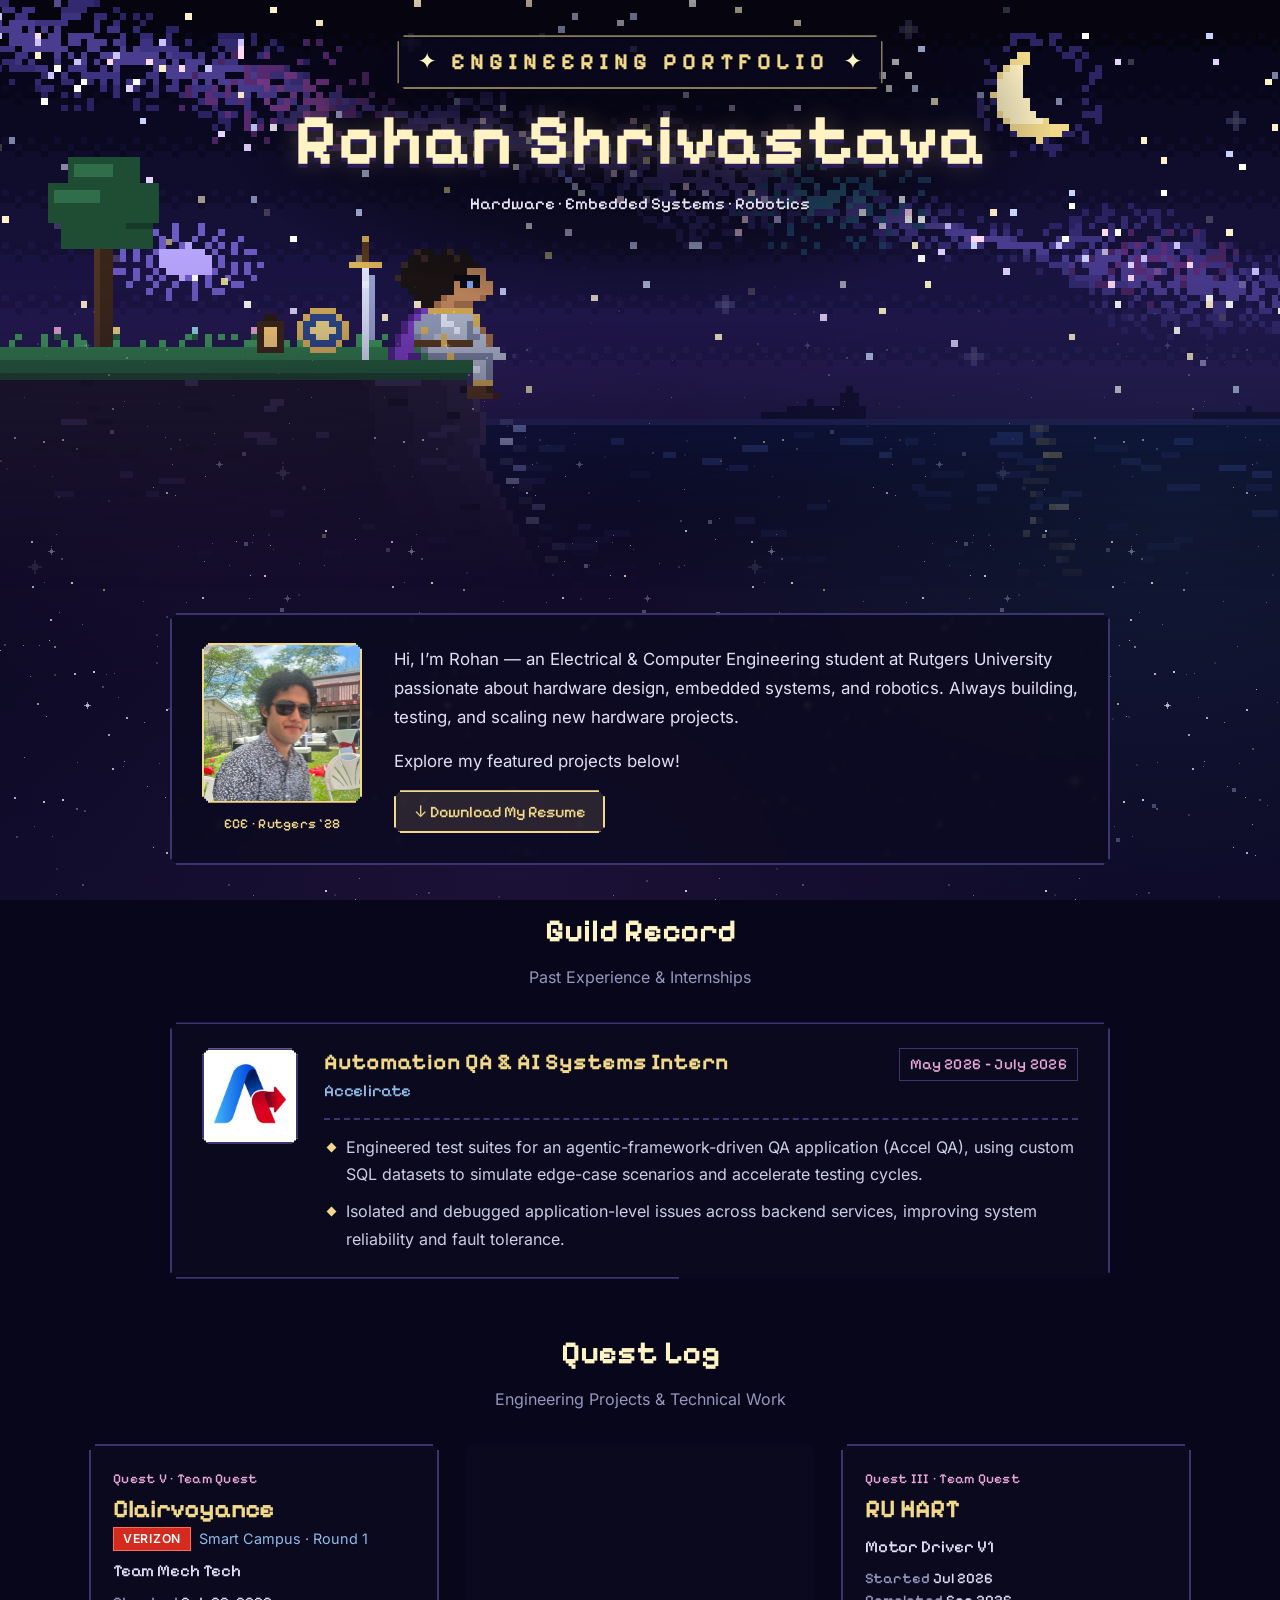
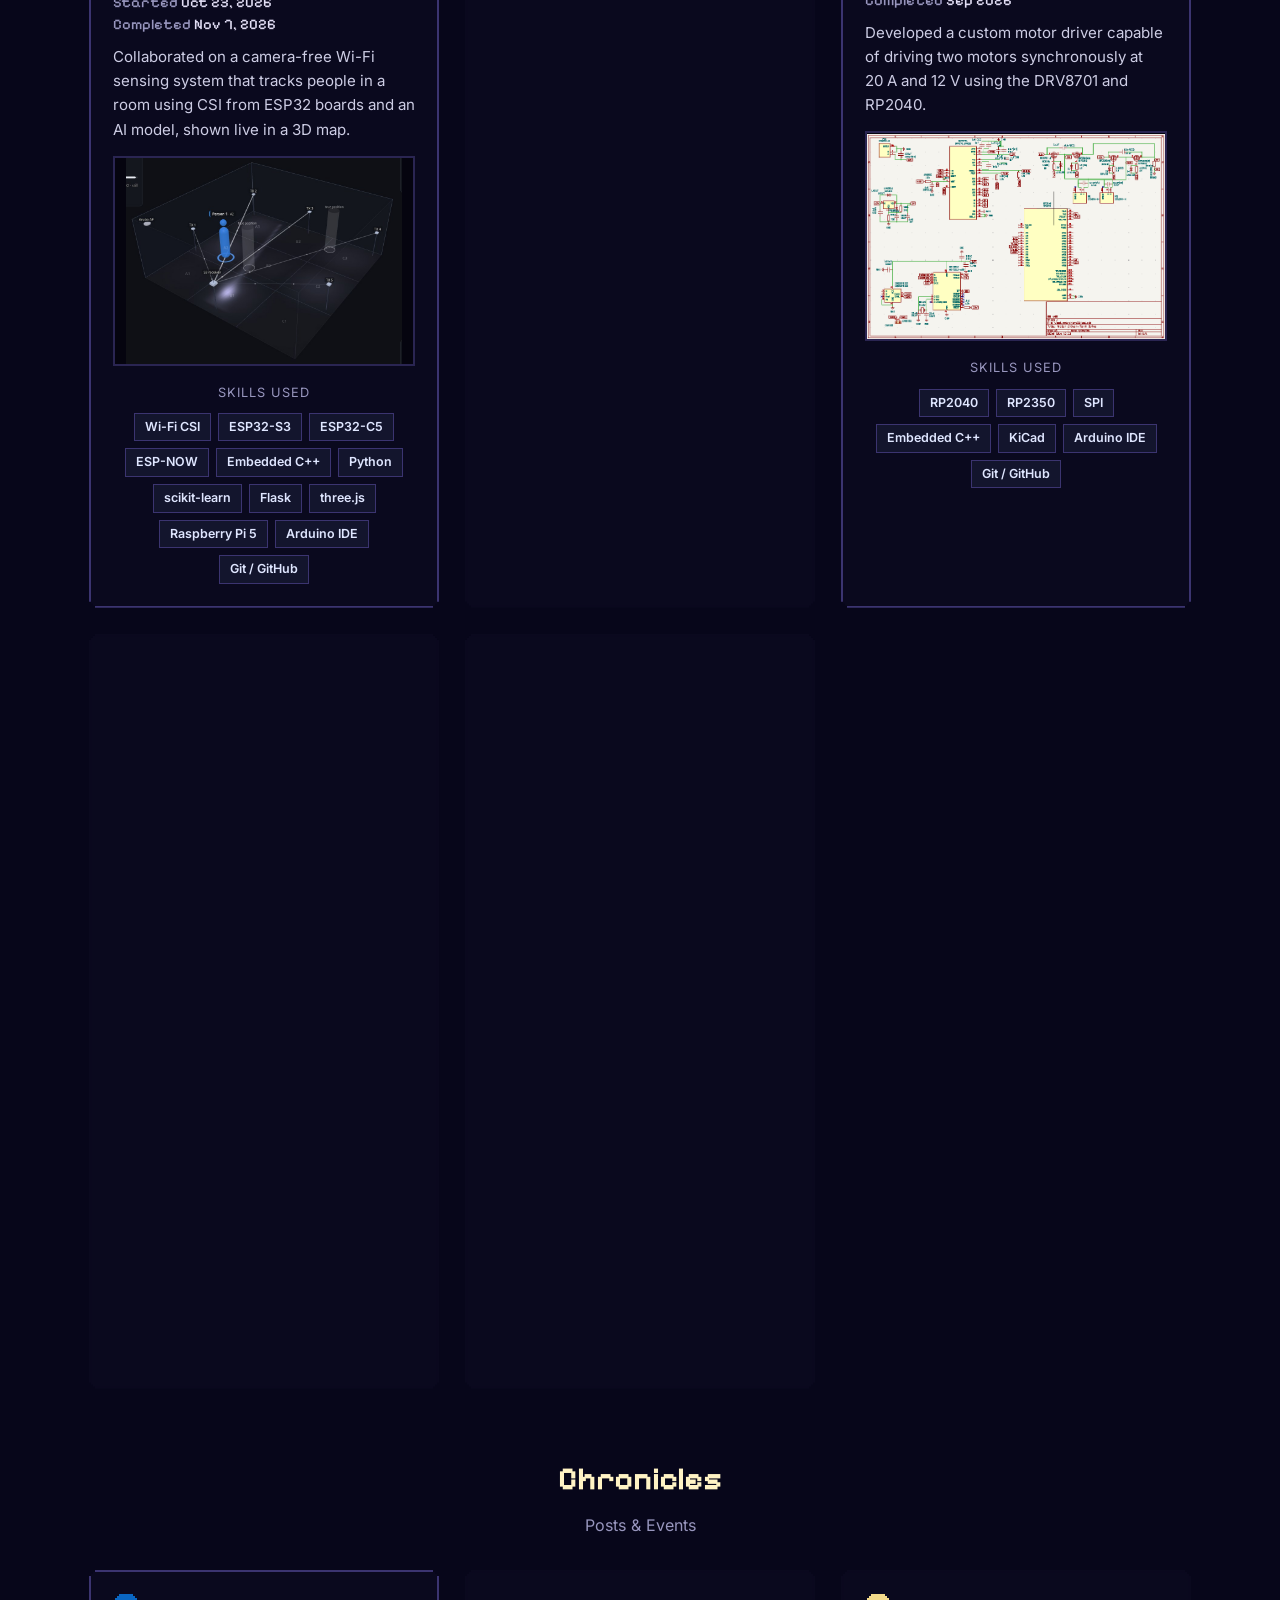
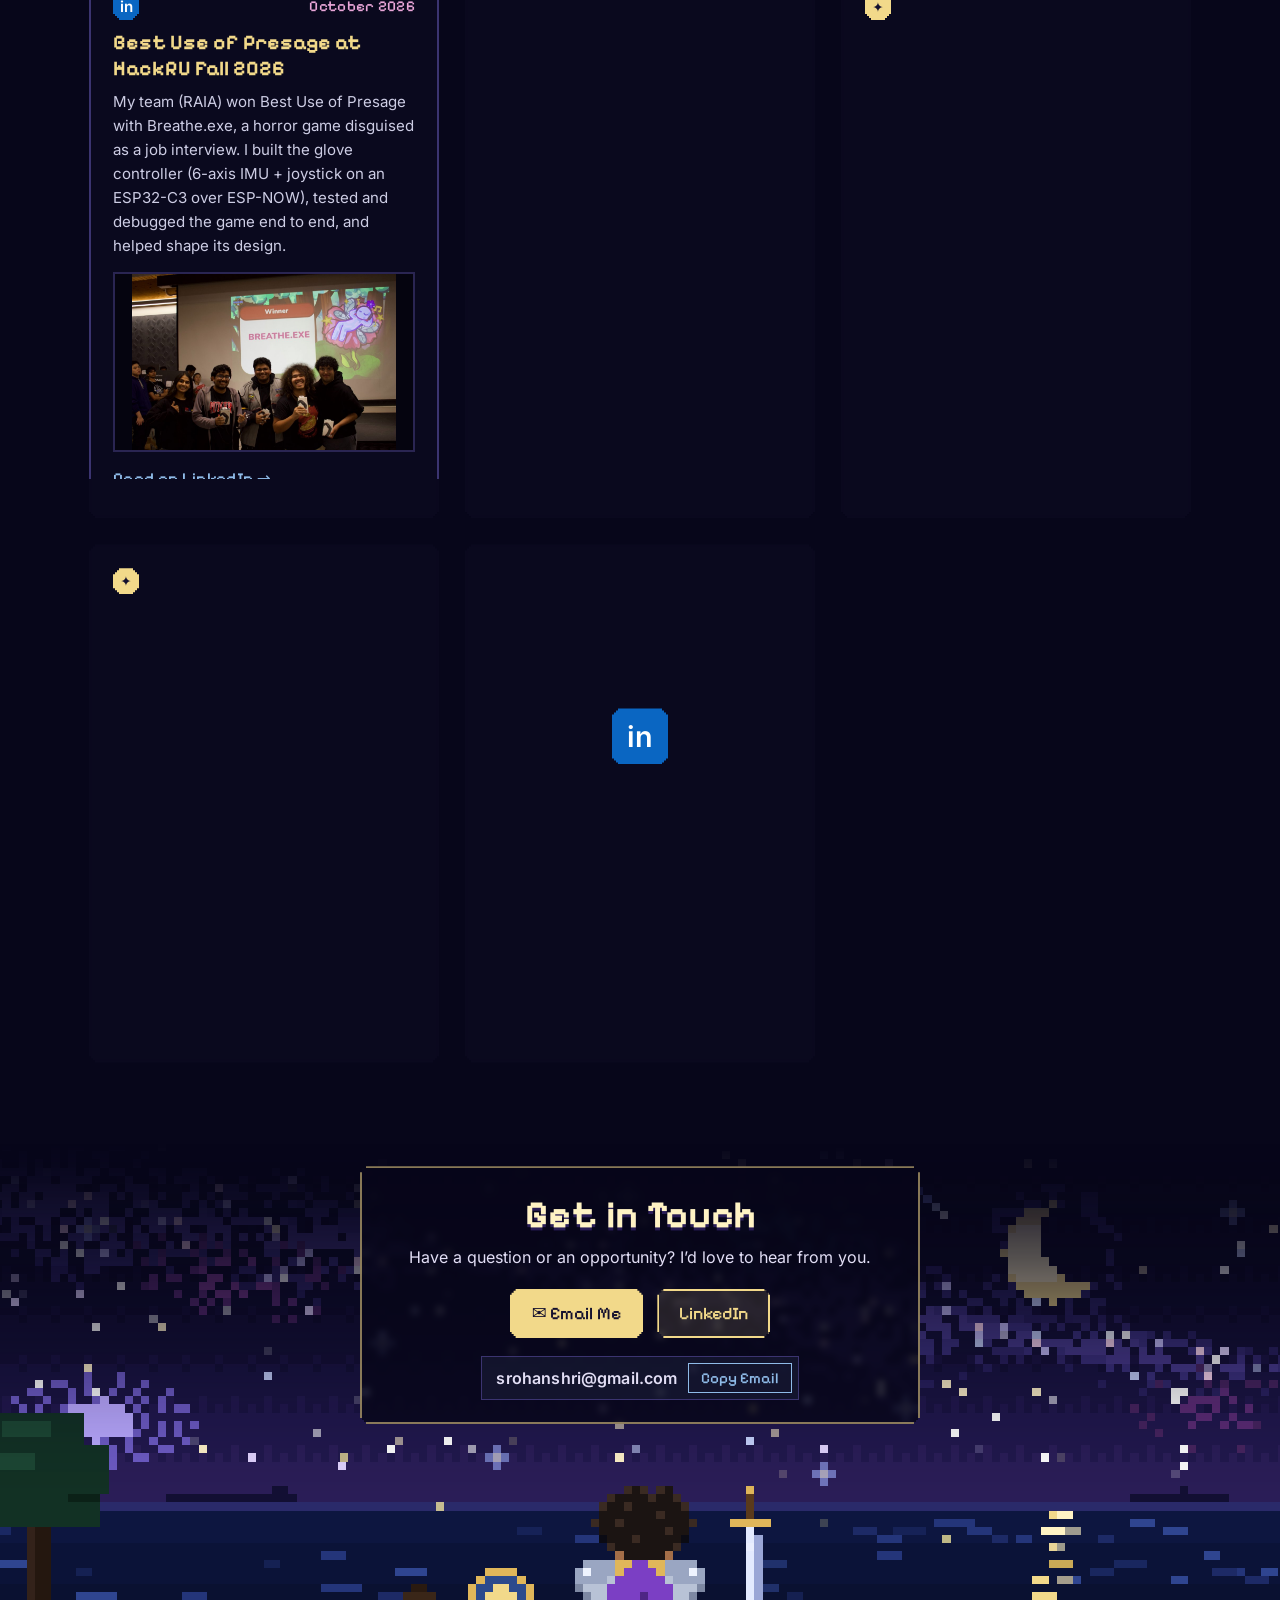
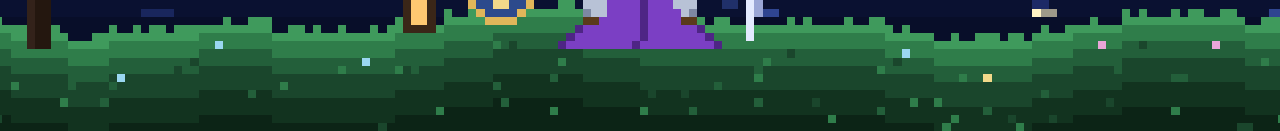
<file: index.html>
<!DOCTYPE html>
<html lang="en">
<head>
  <meta charset="UTF-8">
  <meta name="viewport" content="width=device-width, initial-scale=1.0">
  <title>Rohan Shrivastava | Engineering Portfolio</title>
  <meta name="description" content="Engineering portfolio of Rohan Shrivastava, Electrical &amp; Computer Engineering student at Rutgers: hardware design, embedded systems, and robotics.">
  <link rel="preload" href="fonts/pixelify-700.woff2" as="font" type="font/woff2" crossorigin>
  <link rel="stylesheet" href="css/theme.css?v=20261126-2050">
</head>
<body>

  <!-- ===================================================================
       HERO BANNER
       The pixel scene is assets/hero-scene.svg. To change the art, edit
       tools/generate_art.py and run it (see README.md).
       =================================================================== -->
  <header class="hero">
    <img class="hero__scene" src="assets/hero-scene.svg?v=20261126-2050"
         alt="Pixel art of an armored hero sitting on a cliff above the ocean at night, looking up at the stars and a crescent moon">

    <div class="hero__title">
      <div class="hero__eyebrow"><span class="spark">✦</span> Engineering Portfolio <span class="spark">✦</span></div>
      <h1 class="hero__name">Rohan Shrivastava</h1>
      <div class="hero__tagline">Hardware · Embedded Systems · Robotics</div>
    </div>
  </header>


  <main class="page">

    <!-- ===================================================================
         INTRO
         =================================================================== -->
    <section class="intro panel">
      <div class="intro__portrait">
        <img src="media/profile.jpeg" alt="Rohan Shrivastava">
        <span class="intro__label pixel">ECE · Rutgers ’28</span>
      </div>
      <div>
        <p>Hi, I’m Rohan — an Electrical &amp; Computer Engineering student at Rutgers University passionate about hardware design, embedded systems, and robotics. Always building, testing, and scaling new hardware projects.</p>
        <p>Explore my featured projects below!</p>
        <a class="button" href="files/Rohan_Shrivastava_Resume.pdf" download>↓ Download My Resume</a>
      </div>
    </section>


    <!-- ===================================================================
         GUILD RECORD (past experience)
         One <article class="experience panel"> per role, with the company
         logo on the left (media/experience/). To add a role, copy the
         article and change the logo, title, company, dates, and points.
         =================================================================== -->
    <section class="experience-section">
      <h2 class="section-title">Guild Record</h2>
      <p class="section-subtitle">Past Experience &amp; Internships</p>

      <article class="experience panel">
        <img class="experience__logo" src="media/experience/accelirate-logo.png" alt="Accelirate logo">
        <div class="experience__body">
          <header class="experience__header">
            <div>
              <h3 class="experience__role">Automation QA &amp; AI Systems Intern</h3>
              <div class="experience__org pixel">Accelirate</div>
            </div>
            <span class="experience__dates pixel">May 2026 – July 2026</span>
          </header>
          <ul class="experience__points">
            <li>Engineered test suites for an agentic-framework-driven QA application (Accel QA), using custom SQL datasets to simulate edge-case scenarios and accelerate testing cycles.</li>
            <li>Isolated and debugged application-level issues across backend services, improving system reliability and fault tolerance.</li>
          </ul>
        </div>
      </article>
    </section>


    <!-- ===================================================================
         QUEST LOG (projects)
         Three cards per row, newest quest first. Each card: tag, title link
         (makes the whole card clickable), dates, description, image,
         skills. To add a project, copy a card and put it where it belongs.
         =================================================================== -->
    <section class="quests">
      <h2 class="section-title">Quest Log</h2>
      <p class="section-subtitle">Engineering Projects &amp; Technical Work</p>

      <div class="quest-grid">
        <!-- Quest V: Clairvoyance (Verizon, Team Mech Tech) -->
        <article class="quest-card panel">
          <span class="quest-card__tag pixel">Quest V · Team Quest</span>
          <h3 class="quest-card__title"><a class="quest-card__link" href="clairvoyance.html">Clairvoyance</a></h3>
          <div class="quest-card__award"><span class="verizon-badge">Verizon</span> Smart Campus · Round 1</div>
          <h4 class="quest-card__subtitle">Team Mech Tech</h4>
          <p class="quest-card__dates">Started <time datetime="2026-10-23">Oct 23, 2026</time><br>Completed <time datetime="2026-11-07">Nov 7, 2026</time></p>
          <p class="quest-card__desc">Collaborated on a camera-free Wi-Fi sensing system that tracks people in a room using CSI from ESP32 boards and an AI model, shown live in a 3D map.</p>
          <div class="quest-card__image"><img src="media/clairvoyance/room-3d-card.jpg" alt="Clairvoyance 3D room view locating a person from Wi-Fi signals"></div>
          <span class="quest-card__skills-label">Skills Used</span>
          <div class="chip-list">
            <span class="chip">Wi-Fi CSI</span>
            <span class="chip">ESP32-S3</span>
            <span class="chip">ESP32-C5</span>
            <span class="chip">ESP-NOW</span>
            <span class="chip">Embedded C++</span>
            <span class="chip">Python</span>
            <span class="chip">scikit-learn</span>
            <span class="chip">Flask</span>
            <span class="chip">three.js</span>
            <span class="chip">Raspberry Pi 5</span>
            <span class="chip">Arduino IDE</span>
            <span class="chip">Git / GitHub</span>
          </div>
        </article>

        <!-- Quest IV: Soil Node -->
        <article class="quest-card panel">
          <span class="quest-card__tag pixel">Quest IV · In Progress</span>
          <h3 class="quest-card__title"><a class="quest-card__link" href="soilnode.html">Soil Node</a></h3>
          <h4 class="quest-card__subtitle">IoT Plant Monitor</h4>
          <p class="quest-card__dates">Started <time datetime="2026-08">Aug 2026</time><br><span class="quest-card__ongoing">In progress</span></p>
          <p class="quest-card__desc">Developed a battery-powered IoT device that monitors soil moisture, along with environmental temperature and humidity, to help your plants grow.</p>
          <div class="quest-card__image"><img src="media/soilnode/pcb-3d-view.png" alt="Soil Node PCB 3D view"></div>
          <span class="quest-card__skills-label">Skills Used</span>
          <div class="chip-list">
            <span class="chip">Python</span>
            <span class="chip">VS Code</span>
            <span class="chip">KiCad</span>
            <span class="chip">Arduino IDE</span>
            <span class="chip">ESP32-C3</span>
            <span class="chip">Embedded C++</span>
            <span class="chip">I²C</span>
            <span class="chip">Git / GitHub</span>
          </div>
        </article>

        <!-- Quest III: RU HART motor driver -->
        <article class="quest-card panel">
          <span class="quest-card__tag pixel">Quest III · Team Quest</span>
          <h3 class="quest-card__title"><a class="quest-card__link" href="ruhart-motor-driver.html">RU HART</a></h3>
          <h4 class="quest-card__subtitle">Motor Driver V1</h4>
          <p class="quest-card__dates">Started <time datetime="2026-07">Jul 2026</time><br>Completed <time datetime="2026-09">Sep 2026</time></p>
          <p class="quest-card__desc">Developed a custom motor driver capable of driving two motors synchronously at 20&nbsp;A and 12&nbsp;V using the DRV8701 and RP2040.</p>
          <div class="quest-card__image"><img src="media/ruhart/motordriver-schematic.png" alt="RU-HART motor driver schematic"></div>
          <span class="quest-card__skills-label">Skills Used</span>
          <div class="chip-list">
            <span class="chip">RP2040</span>
            <span class="chip">RP2350</span>
            <span class="chip">SPI</span>
            <span class="chip">Embedded C++</span>
            <span class="chip">KiCad</span>
            <span class="chip">Arduino IDE</span>
            <span class="chip">Git / GitHub</span>
          </div>
        </article>

        <!-- Quest II: Breathe.exe -->
        <article class="quest-card panel">
          <span class="quest-card__tag pixel">Quest II · Completed</span>
          <h3 class="quest-card__title"><a class="quest-card__link" href="breathe.html">Breathe.exe</a></h3>
          <div class="quest-card__award pixel">★ HackRU26 · Best Use of Presage Winner</div>
          <p class="quest-card__dates">Started <time datetime="2026-10-10">Oct 10, 2026</time><br>Completed <time datetime="2026-10-11">Oct 11, 2026</time></p>
          <p class="quest-card__desc quest-card__desc--short">Co-developed an interview simulator disguised as a horror game, designing custom glove interface devices and other immersive elements of the game.</p>
          <div class="quest-card__image"><img src="media/breathe/interview-scary.jpg" alt="Breathe.exe interview scene"></div>
          <span class="quest-card__skills-label">Skills Used</span>
          <div class="chip-list">
            <span class="chip">Unity</span>
            <span class="chip">Gemini API</span>
            <span class="chip">Presage SDK</span>
            <span class="chip">Agentic Frameworks</span>
            <span class="chip">ESP-NOW</span>
            <span class="chip">VS Code</span>
            <span class="chip">Arduino IDE</span>
            <span class="chip">ESP32-C3</span>
            <span class="chip">Embedded C++</span>
            <span class="chip">Python</span>
            <span class="chip">I²C</span>
            <span class="chip">Git / GitHub</span>
          </div>
        </article>

        <!-- Quest I: RU HART LiDAR bot -->
        <article class="quest-card panel">
          <span class="quest-card__tag pixel">Quest I · Team Quest</span>
          <h3 class="quest-card__title"><a class="quest-card__link" href="ruhart-lidar-bot.html">RU HART</a></h3>
          <h4 class="quest-card__subtitle">LiDAR Mapping Bot (Maxbot)</h4>
          <p class="quest-card__dates">Started <time datetime="2026-03-03">Mar 3, 2026</time><br>Completed <time datetime="2026-03-27">Mar 27, 2026</time></p>
          <p class="quest-card__desc">Co-developed a LiDAR mapping robot that maps an enclosed space and streams its relative outline to a web server.</p>
          <div class="quest-card__image"><img src="media/ruhart/lidarbot.jpeg" alt="RU-HART LiDAR bot"></div>
          <span class="quest-card__skills-label">Skills Used</span>
          <div class="chip-list">
            <span class="chip">Python</span>
            <span class="chip">VS Code</span>
            <span class="chip">KiCad</span>
            <span class="chip">Arduino IDE</span>
            <span class="chip">ESP32-S3</span>
            <span class="chip">ESP32-C3</span>
            <span class="chip">ESP-NOW</span>
            <span class="chip">Embedded C++</span>
            <span class="chip">I²C</span>
            <span class="chip">Git / GitHub</span>
          </div>
        </article>
      </div>
    </section>


    <!-- ===================================================================
         CHRONICLES (LinkedIn posts and events)
         One <article class="post-card panel"> per post, newest first,
         three per row. Events without a post use "post-card--event" (not
         clickable). For LinkedIn posts, to add one: copy a card, then change the link
         (open the post on LinkedIn → "..." menu → "Copy link to post"),
         the date, the title, the short excerpt, and optionally the image.
         Clicking anywhere on a card opens the post in a new tab.
         =================================================================== -->
    <section class="posts-section">
      <h2 class="section-title">Chronicles</h2>
      <p class="section-subtitle">Posts &amp; Events</p>

      <div class="post-grid">

        <!-- Post: HackRU Fall 2026 win (Oct 2026) -->
        <article class="post-card panel">
          <div class="post-card__meta">
            <span class="post-card__badge">in</span>
            <time class="post-card__date pixel" datetime="2026-10-19">October 2026</time>
          </div>
          <h3 class="post-card__title">
            <a class="post-card__link" href="https://www.linkedin.com/feed/update/urn:li:activity:7517782559242498048/" target="_blank" rel="noopener">Best Use of Presage at HackRU Fall 2026</a>
          </h3>
          <p class="post-card__excerpt">My team (RAIA) won Best Use of Presage with Breathe.exe, a horror game disguised as a job interview. I built the glove controller (6-axis IMU + joystick on an ESP32-C3 over ESP-NOW), tested and debugged the game end to end, and helped shape its design.</p>
          <div class="post-card__image"><img src="media/breathe/victory.jpg" alt="Team RAIA with their prizes in front of the Breathe.exe winner slide"></div>
          <span class="post-card__cta pixel">Read on LinkedIn →</span>
        </article>

        <!-- Post: joined Accelirate (May 2026) -->
        <article class="post-card panel">
          <div class="post-card__meta">
            <span class="post-card__badge">in</span>
            <time class="post-card__date pixel" datetime="2026-05">May 2026</time>
          </div>
          <h3 class="post-card__title">
            <a class="post-card__link" href="https://www.linkedin.com/feed/update/urn:li:activity:7462679651178577920/" target="_blank" rel="noopener">Joining Accelirate for the Summer</a>
          </h3>
          <p class="post-card__excerpt">Announced my summer internship at Accelirate Inc. in automation delivery, gaining hands-on industry experience in AI automation alongside a talented team.</p>
          <div class="post-card__image post-card__image--light"><img src="media/experience/accelirate-logo.png" alt="Accelirate logo"></div>
          <span class="post-card__cta pixel">Read on LinkedIn →</span>
        </article>

        <!-- Event (no LinkedIn post): Rutgers Day 2026 -->
        <article class="post-card post-card--event panel">
          <div class="post-card__meta">
            <span class="post-card__badge post-card__badge--event" aria-hidden="true">✦</span>
            <time class="post-card__date pixel" datetime="2026-04">April 2026</time>
          </div>
          <h3 class="post-card__title">Rutgers Day 2026</h3>
          <p class="post-card__excerpt">Participated in Rutgers Day 2026 with RU HART, helping support and promote the club by showcasing its newest addition, a Boston Dynamics Spot, and presenting the electrical subteam’s current developments.</p>
          <!-- Placeholder: swap this div for <div class="post-card__image"><img src="media/events/..." alt="RU HART at Rutgers Day 2026"></div> -->
          <div class="post-card__image post-card__image--placeholder" role="img" aria-label="Photo coming soon">
            <span class="pixel">✦ Photo coming soon ✦</span>
          </div>
        </article>

        <!-- Event (no LinkedIn post): IEEE x RU-HART Buildathon -->
        <article class="post-card post-card--event panel">
          <div class="post-card__meta">
            <span class="post-card__badge post-card__badge--event" aria-hidden="true">✦</span>
            <time class="post-card__date pixel" datetime="2026-04">April 2026</time>
          </div>
          <h3 class="post-card__title">IEEE × RU-HART Buildathon</h3>
          <p class="post-card__excerpt">Supported the Rutgers IEEE × RU-HART Buildathon as a mentor and volunteer: helping teams get set up with hardware, assisting with hardware and software challenges, co-leading a workshop with the Rutgers IEEE Electronics Division, and managing the 3D printing station for hardware prototyping.</p>
          <!-- Placeholder: swap this div for <div class="post-card__image"><img src="media/events/..." alt="IEEE x RU-HART Buildathon"></div> -->
          <div class="post-card__image post-card__image--placeholder" role="img" aria-label="Photo coming soon">
            <span class="pixel">✦ Photo coming soon ✦</span>
          </div>
        </article>

        <!-- Always last: link to every post -->
        <article class="post-card post-card--all panel">
          <span class="post-card__badge post-card__badge--big">in</span>
          <h3 class="post-card__title">
            <a class="post-card__link" href="https://www.linkedin.com/in/rohan-shrivastava456/recent-activity/all/" target="_blank" rel="noopener">See All My Posts</a>
          </h3>
          <p class="post-card__excerpt">Project updates, hackathons, and what I’m building next.</p>
          <span class="post-card__cta pixel">Follow along on LinkedIn →</span>
        </article>

      </div>
    </section>


  </main>


  <!-- ===================================================================
       CONTACT
       Full-width scene: the same hero, now seen from behind, looking out
       at the ocean and the night sky (assets/contact-scene.svg).
       The email button opens a Gmail draft addressed to me; "Copy" copies
       the address (handled in js/main.js).
       =================================================================== -->
  <footer class="contact" id="contact">
    <img class="contact__scene" src="assets/contact-scene.svg?v=20261126-2050"
         alt="Pixel art of the armored hero seen from behind, sitting on the cliff and looking out at the ocean, the moon, and the stars">

    <div class="contact__card panel">
      <h2 class="contact__title">Get in Touch</h2>
      <p class="contact__text">Have a question or an opportunity? I’d love to hear from you.</p>

      <div class="contact__buttons">
        <a class="button button--solid"
           href="https://mail.google.com/mail/?view=cm&amp;fs=1&amp;to=srohanshri@gmail.com"
           target="_blank" rel="noopener">✉ Email Me</a>
        <a class="button" href="https://linkedin.com/in/rohan-shrivastava456" target="_blank" rel="noopener">LinkedIn</a>
      </div>

      <div class="contact__email">
        <span class="contact__address">srohanshri@gmail.com</span>
        <button class="contact__copy" type="button" data-copy="srohanshri@gmail.com">Copy Email</button>
      </div>
      <span class="visually-hidden" id="copy-status" aria-live="polite"></span>
    </div>
  </footer>

  <script src="js/main.js?v=20261126-2050"></script>
</body>
</html>
</file>
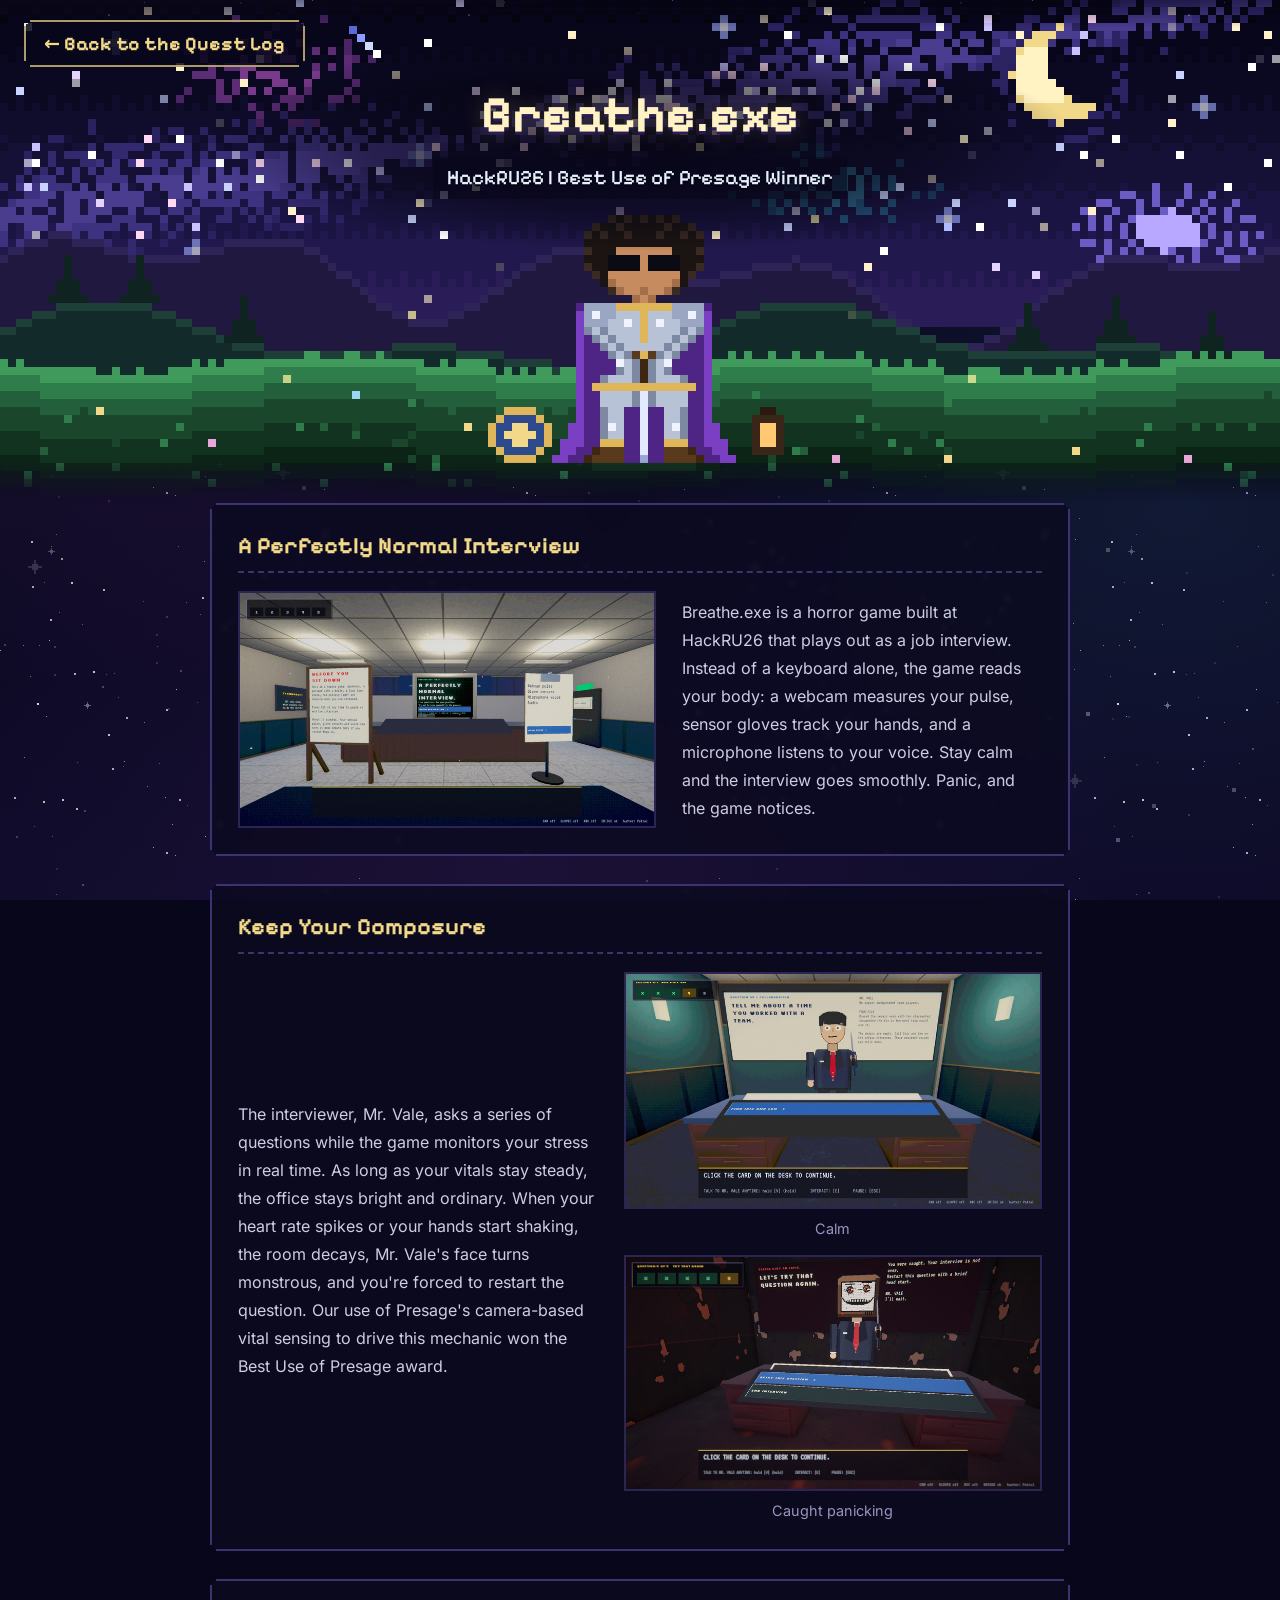
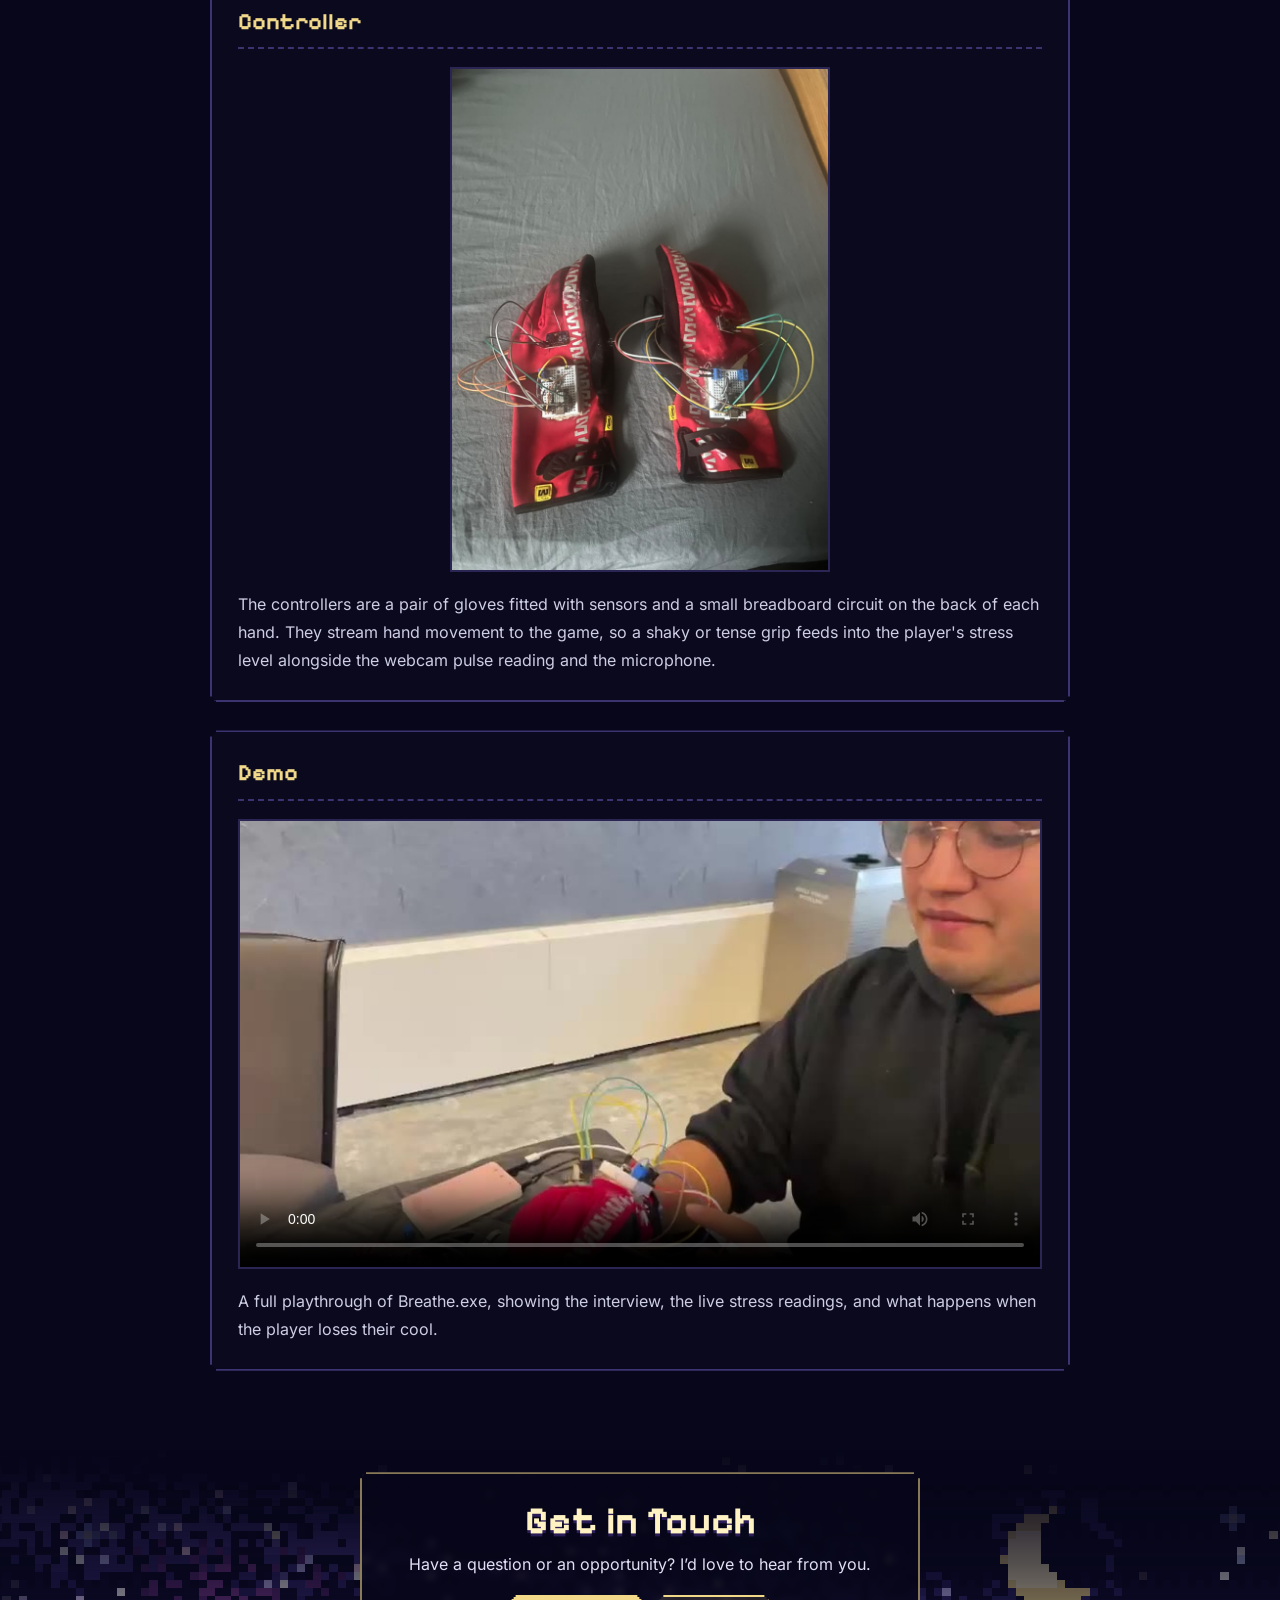
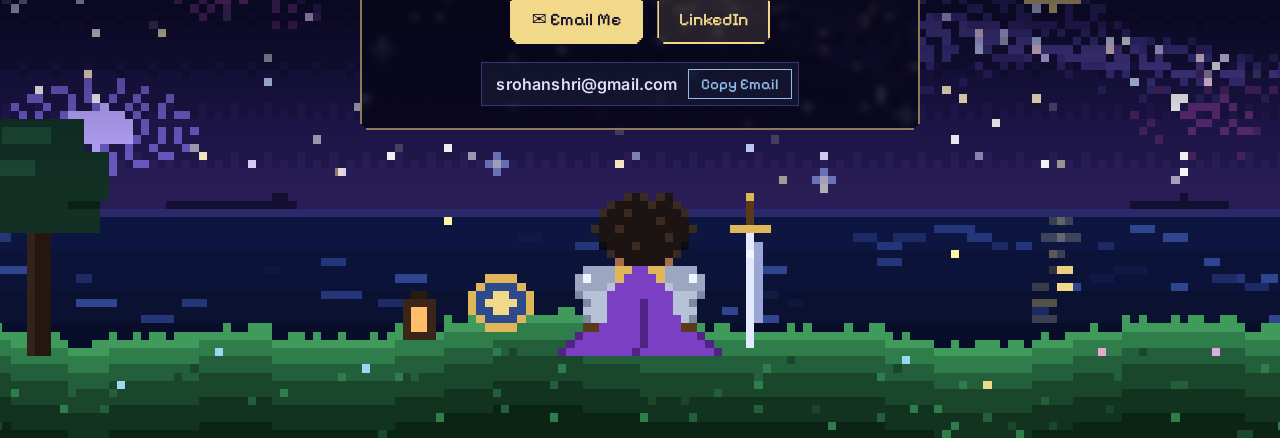
<file: breathe.html>
<!DOCTYPE html>
<html lang="en">
<head>
  <meta charset="UTF-8">
  <meta name="viewport" content="width=device-width, initial-scale=1.0">
  <title>Breathe.exe | Rohan Shrivastava</title>
  <link rel="stylesheet" href="css/theme.css?v=20261126-2050">
</head>
<body>

  <!-- ===================================================================
       BANNER
       The hero standing guard (assets/project-scene.svg, drawn by
       tools/generate_art.py) with this page's title in the sky above him.
       =================================================================== -->
  <header class="page-hero">
    <img class="page-hero__scene" src="assets/project-scene.svg?v=20261126-2050"
         alt="Pixel art of the armored hero standing in a meadow at night, hands resting on his sword">
    <nav class="page-hero__nav">
      <a class="back-link" href="index.html">← Back to the Quest Log</a>
    </nav>
    <div class="page-hero__title">
      <h1 class="project__title">Breathe.exe</h1>
      <p class="project__subtitle">HackRU26 | Best Use of Presage Winner</p>
    </div>
  </header>


  <main class="project">

    <!-- Title screen: image left, text right -->
    <section class="section panel">
      <h2>A Perfectly Normal Interview</h2>
      <div class="split">
        <a class="split__media split__media--wide zoom" href="media/breathe/title-screen.jpg" target="_blank">
          <img class="framed" src="media/breathe/title-screen.jpg" alt="Breathe.exe title screen">
        </a>
        <p class="split__text">Breathe.exe is a horror game built at HackRU26 that plays out as a job interview. Instead of a keyboard alone, the game reads your body: a webcam measures your pulse, sensor gloves track your hands, and a microphone listens to your voice. Stay calm and the interview goes smoothly. Panic, and the game notices.</p>
      </div>
    </section>

    <!-- Interview states: text left, two images stacked on the right -->
    <section class="section panel">
      <h2>Keep Your Composure</h2>
      <div class="split">
        <p class="split__text">The interviewer, Mr. Vale, asks a series of questions while the game monitors your stress in real time. As long as your vitals stay steady, the office stays bright and ordinary. When your heart rate spikes or your hands start shaking, the room decays, Mr. Vale's face turns monstrous, and you're forced to restart the question. Our use of Presage's camera-based vital sensing to drive this mechanic won the Best Use of Presage award.</p>
        <div class="split__media split__media--wide image-stack">
          <figure>
            <a class="zoom" href="media/breathe/interview-normal.jpg" target="_blank">
              <img class="framed" src="media/breathe/interview-normal.jpg" alt="Interview, calm state">
            </a>
            <figcaption>Calm</figcaption>
          </figure>
          <figure>
            <a class="zoom" href="media/breathe/interview-scary.jpg" target="_blank">
              <img class="framed" src="media/breathe/interview-scary.jpg" alt="Interview, panicked state">
            </a>
            <figcaption>Caught panicking</figcaption>
          </figure>
        </div>
      </div>
    </section>

    <!-- Controller: centered photo, text below -->
    <section class="section panel">
      <h2>Controller</h2>
      <a class="zoom" href="media/breathe/controller.jpeg" target="_blank">
        <img class="framed framed--narrow" src="media/breathe/controller.jpeg" alt="Breathe.exe sensor glove controllers">
      </a>
      <p>The controllers are a pair of gloves fitted with sensors and a small breadboard circuit on the back of each hand. They stream hand movement to the game, so a shaky or tense grip feeds into the player's stress level alongside the webcam pulse reading and the microphone.</p>
    </section>

    <!-- Demo video -->
    <section class="section panel">
      <h2>Demo</h2>
      <video class="video" src="media/breathe/breathe-demo.mp4" poster="media/breathe/breathe-demo-poster.jpg" controls playsinline preload="metadata"></video>
      <p>A full playthrough of Breathe.exe, showing the interview, the live stress readings, and what happens when the player loses their cool.</p>
    </section>

  </main>


  <!-- ===================================================================
       CONTACT (same block as on the homepage)
       Full-width scene: the same hero, now seen from behind, looking out
       at the ocean and the night sky (assets/contact-scene.svg).
       The email button opens a Gmail draft addressed to me; "Copy" copies
       the address (handled in js/main.js).
       =================================================================== -->
  <footer class="contact" id="contact">
    <img class="contact__scene" src="assets/contact-scene.svg?v=20261126-2050"
         alt="Pixel art of the armored hero seen from behind, sitting on the cliff and looking out at the ocean, the moon, and the stars">

    <div class="contact__card panel">
      <h2 class="contact__title">Get in Touch</h2>
      <p class="contact__text">Have a question or an opportunity? I’d love to hear from you.</p>

      <div class="contact__buttons">
        <a class="button button--solid"
           href="https://mail.google.com/mail/?view=cm&amp;fs=1&amp;to=srohanshri@gmail.com"
           target="_blank" rel="noopener">✉ Email Me</a>
        <a class="button" href="https://linkedin.com/in/rohan-shrivastava456" target="_blank" rel="noopener">LinkedIn</a>
      </div>

      <div class="contact__email">
        <span class="contact__address">srohanshri@gmail.com</span>
        <button class="contact__copy" type="button" data-copy="srohanshri@gmail.com">Copy Email</button>
      </div>
      <span class="visually-hidden" id="copy-status" aria-live="polite"></span>
    </div>
  </footer>

  <script src="js/main.js?v=20261126-2050"></script>
</body>
</html>
</file>
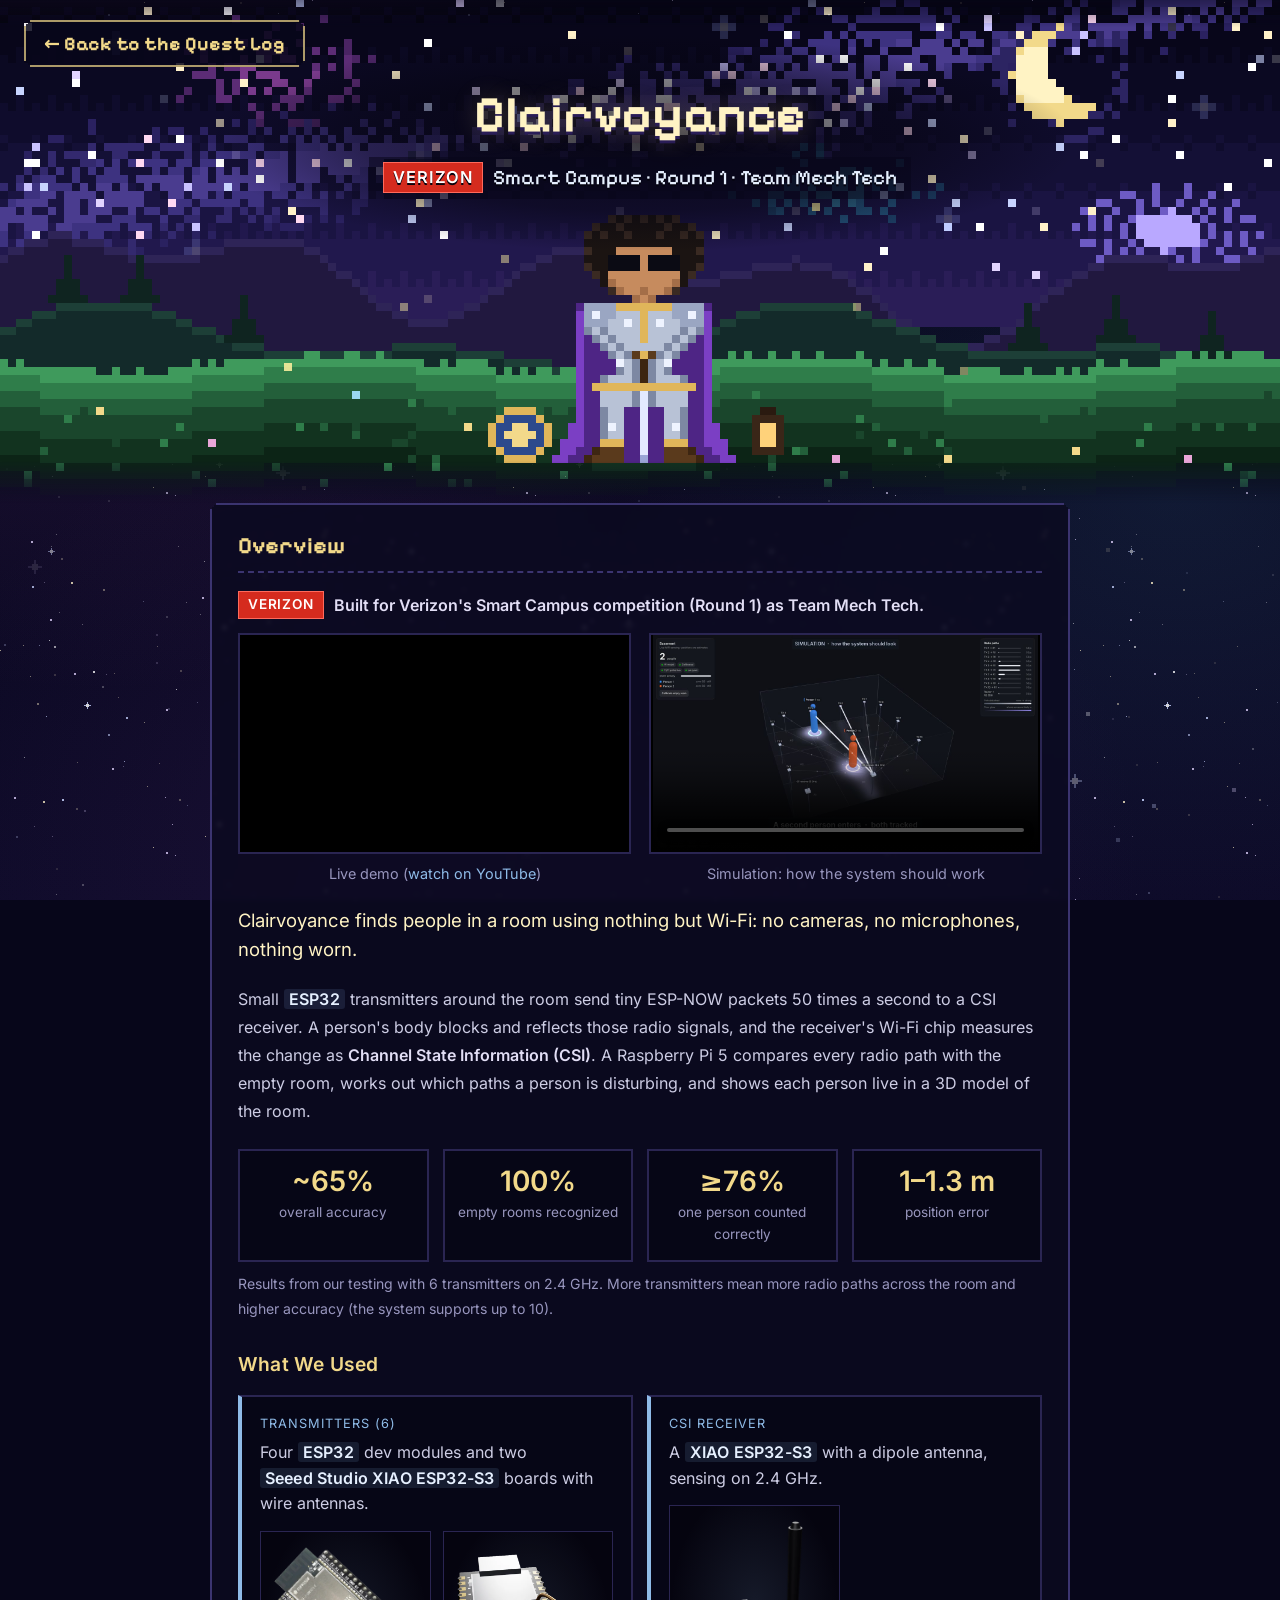
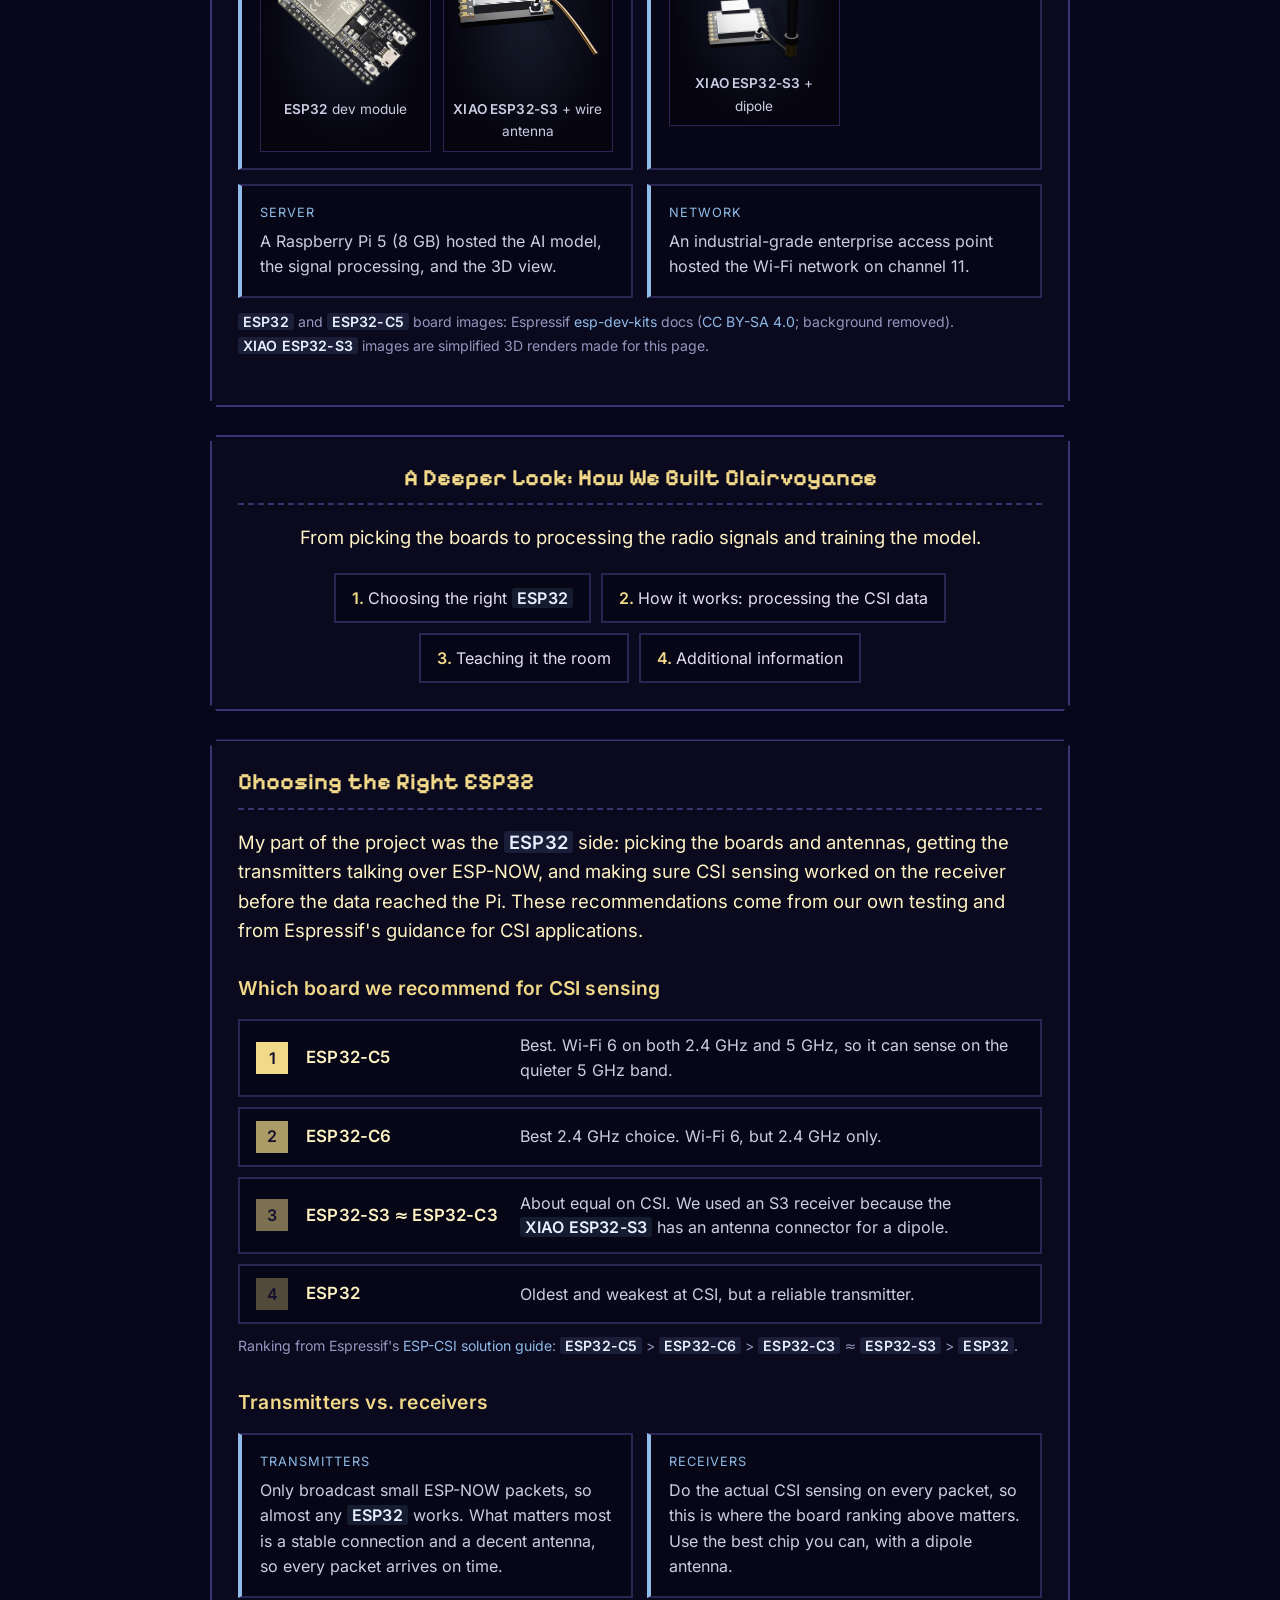
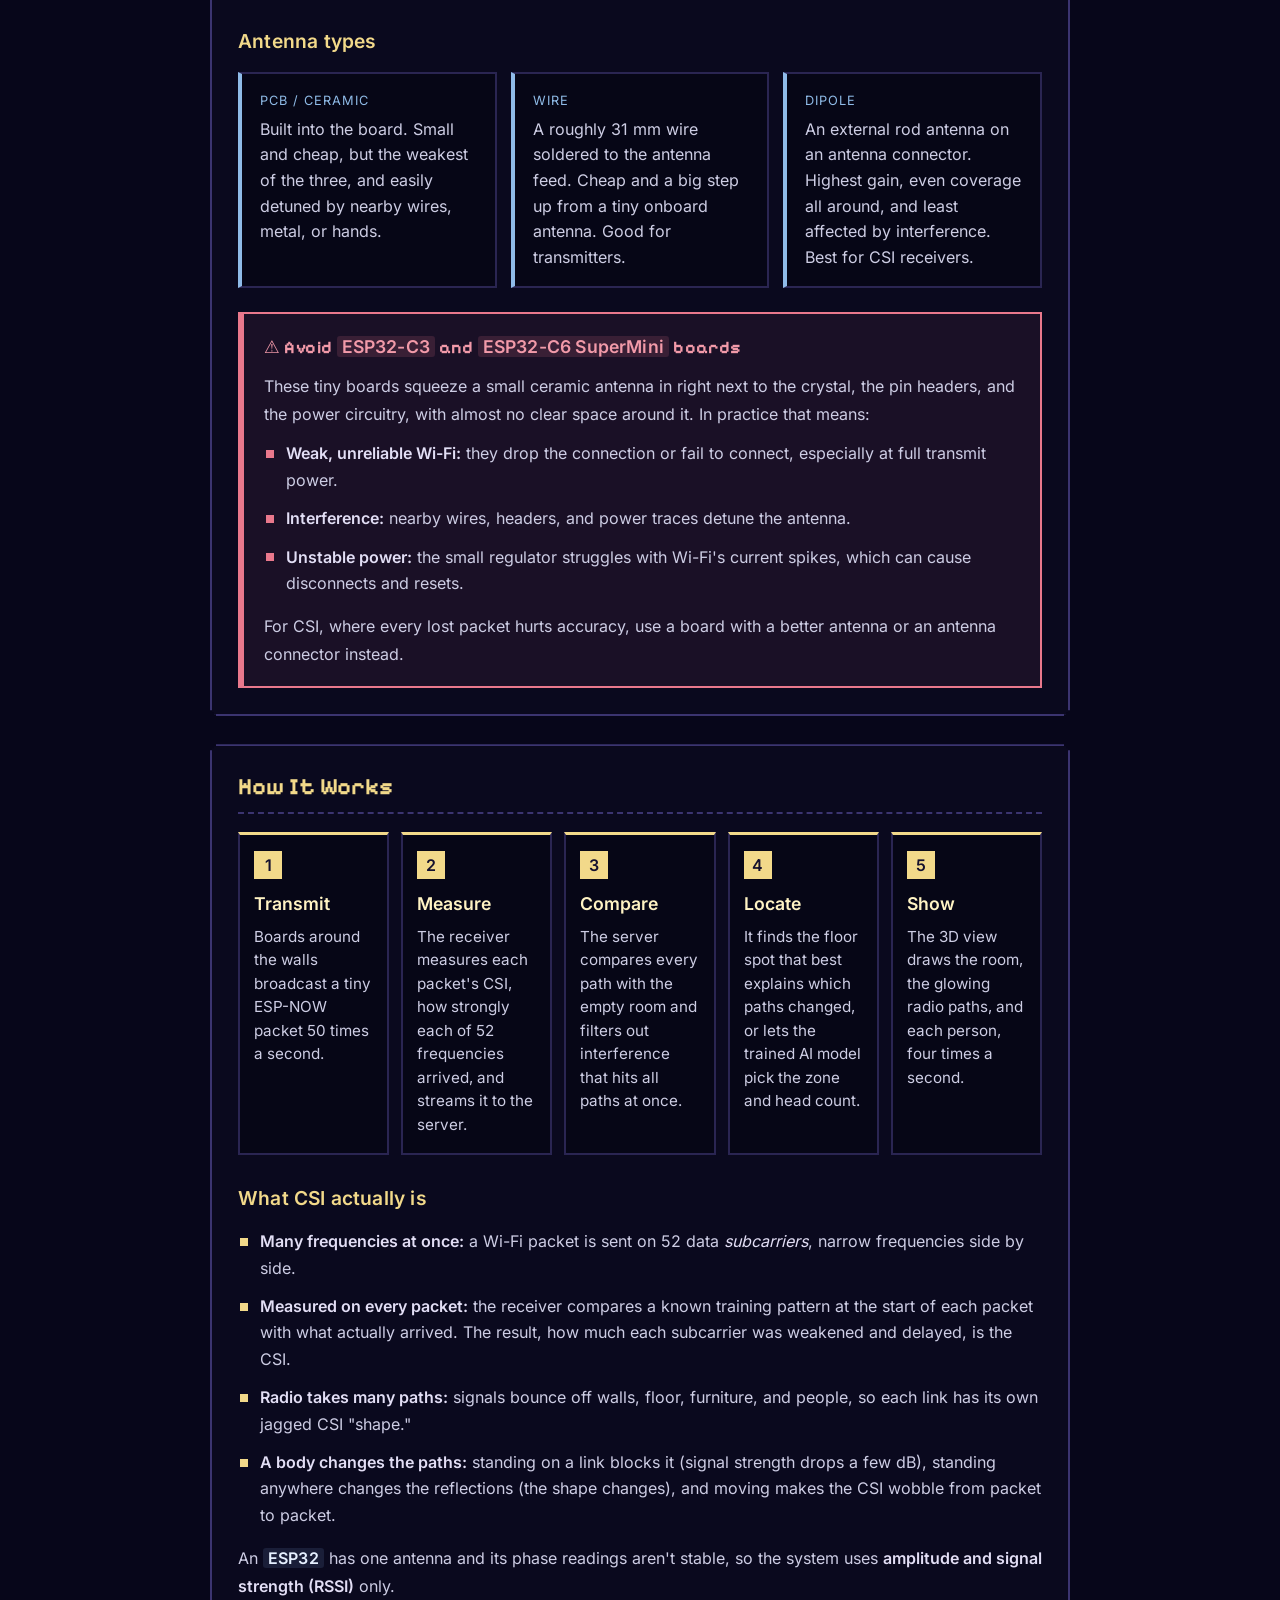
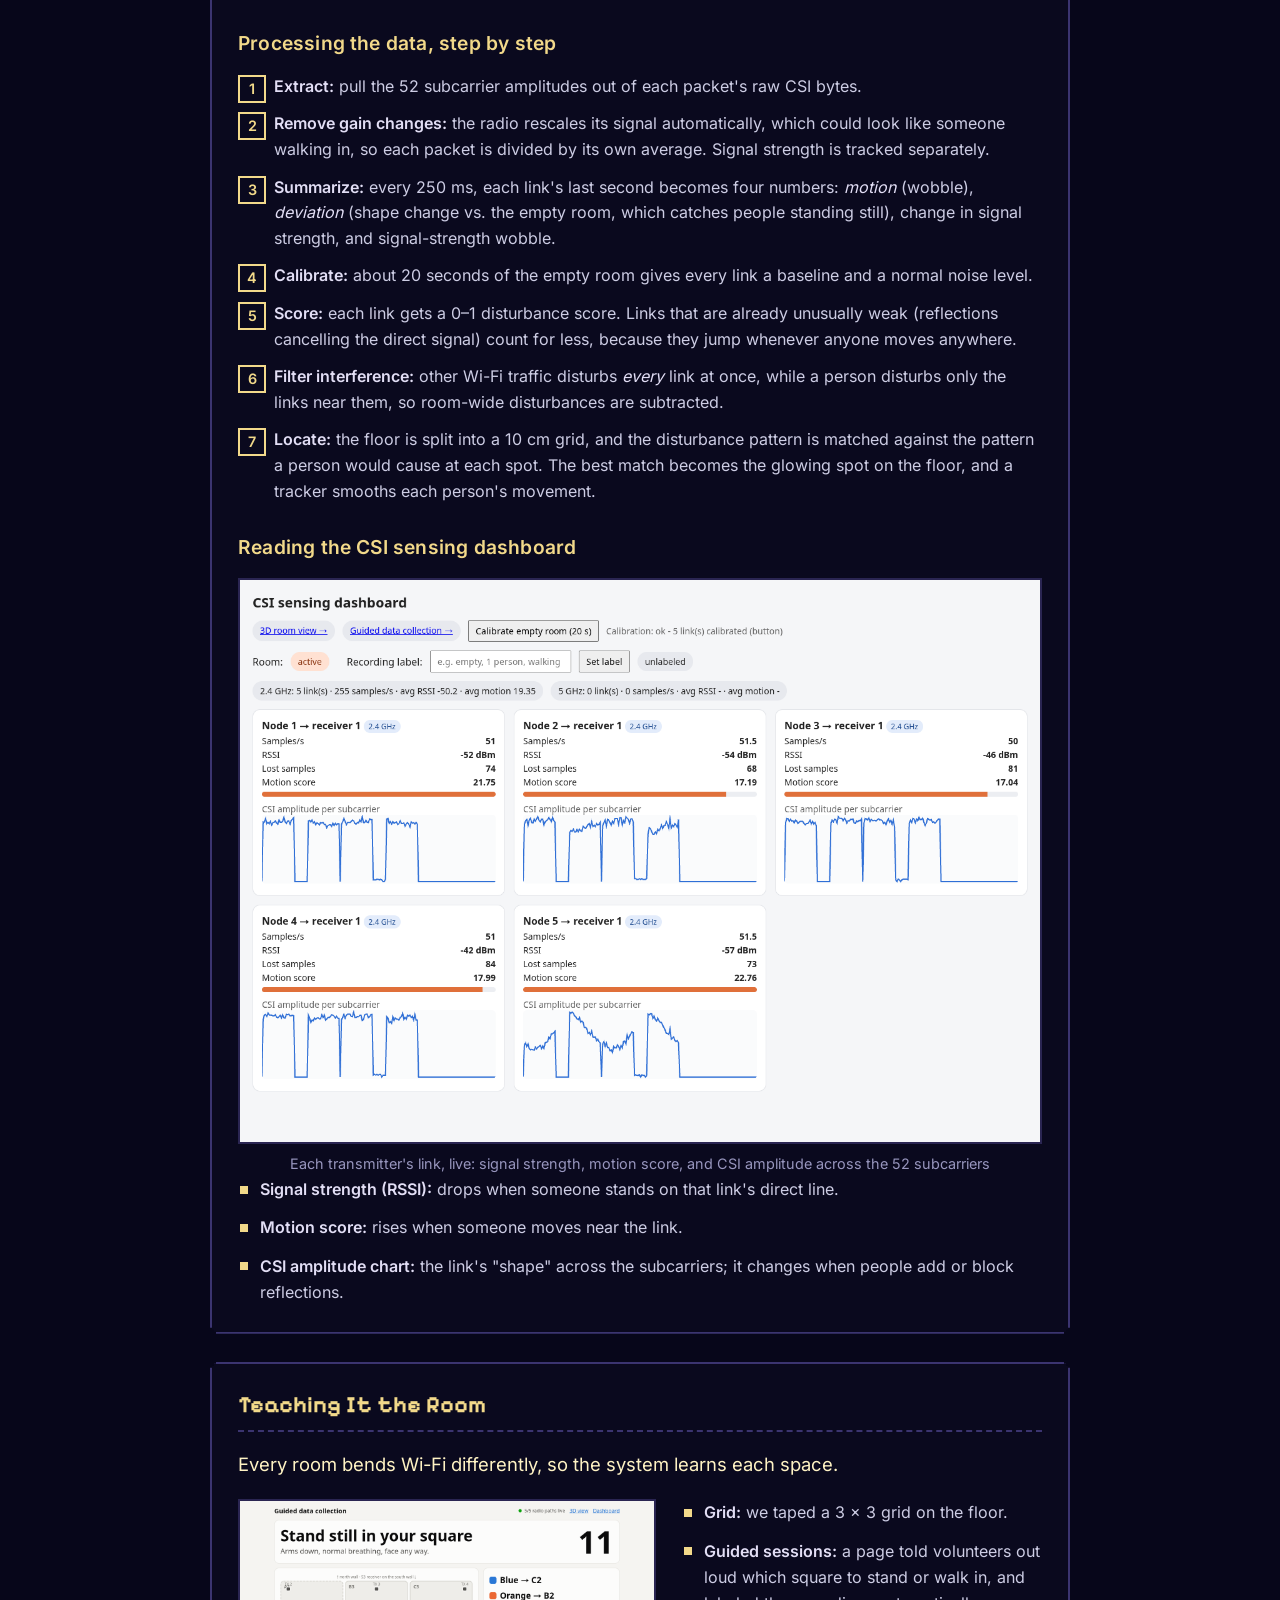
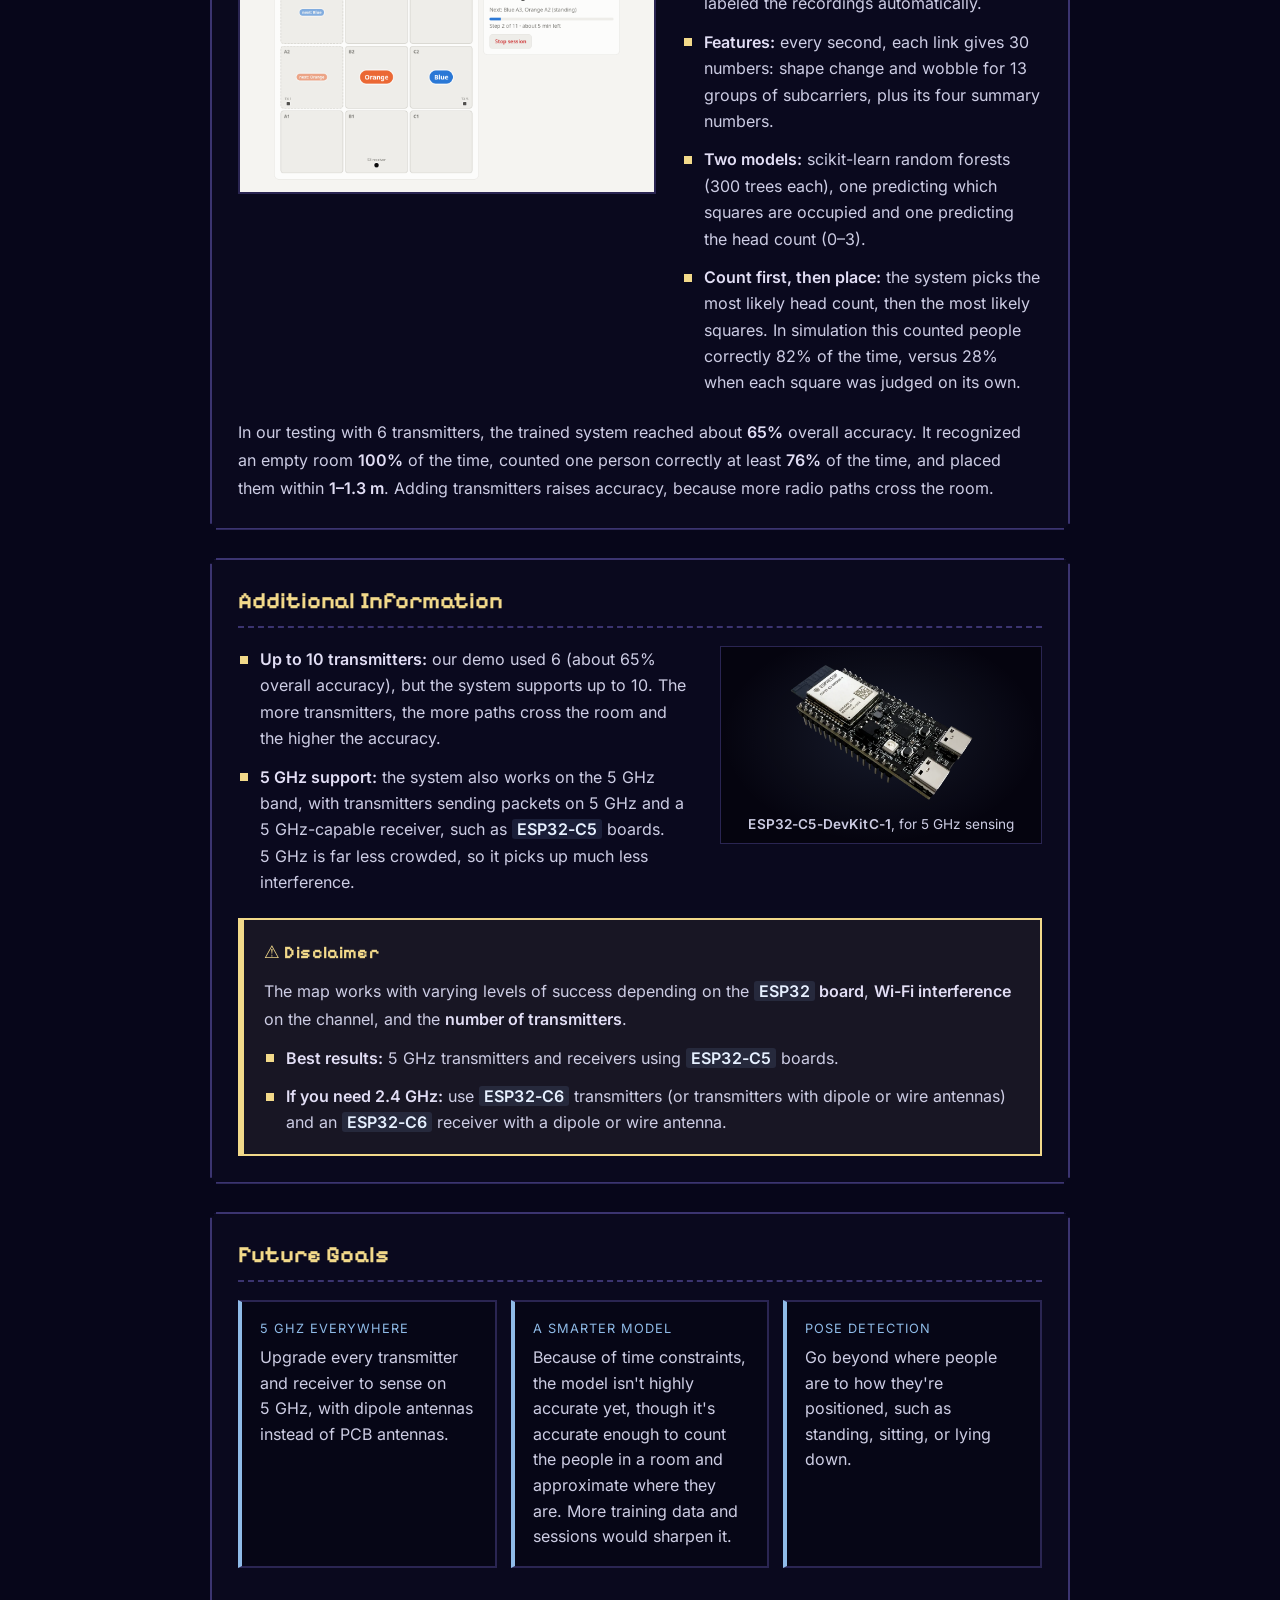
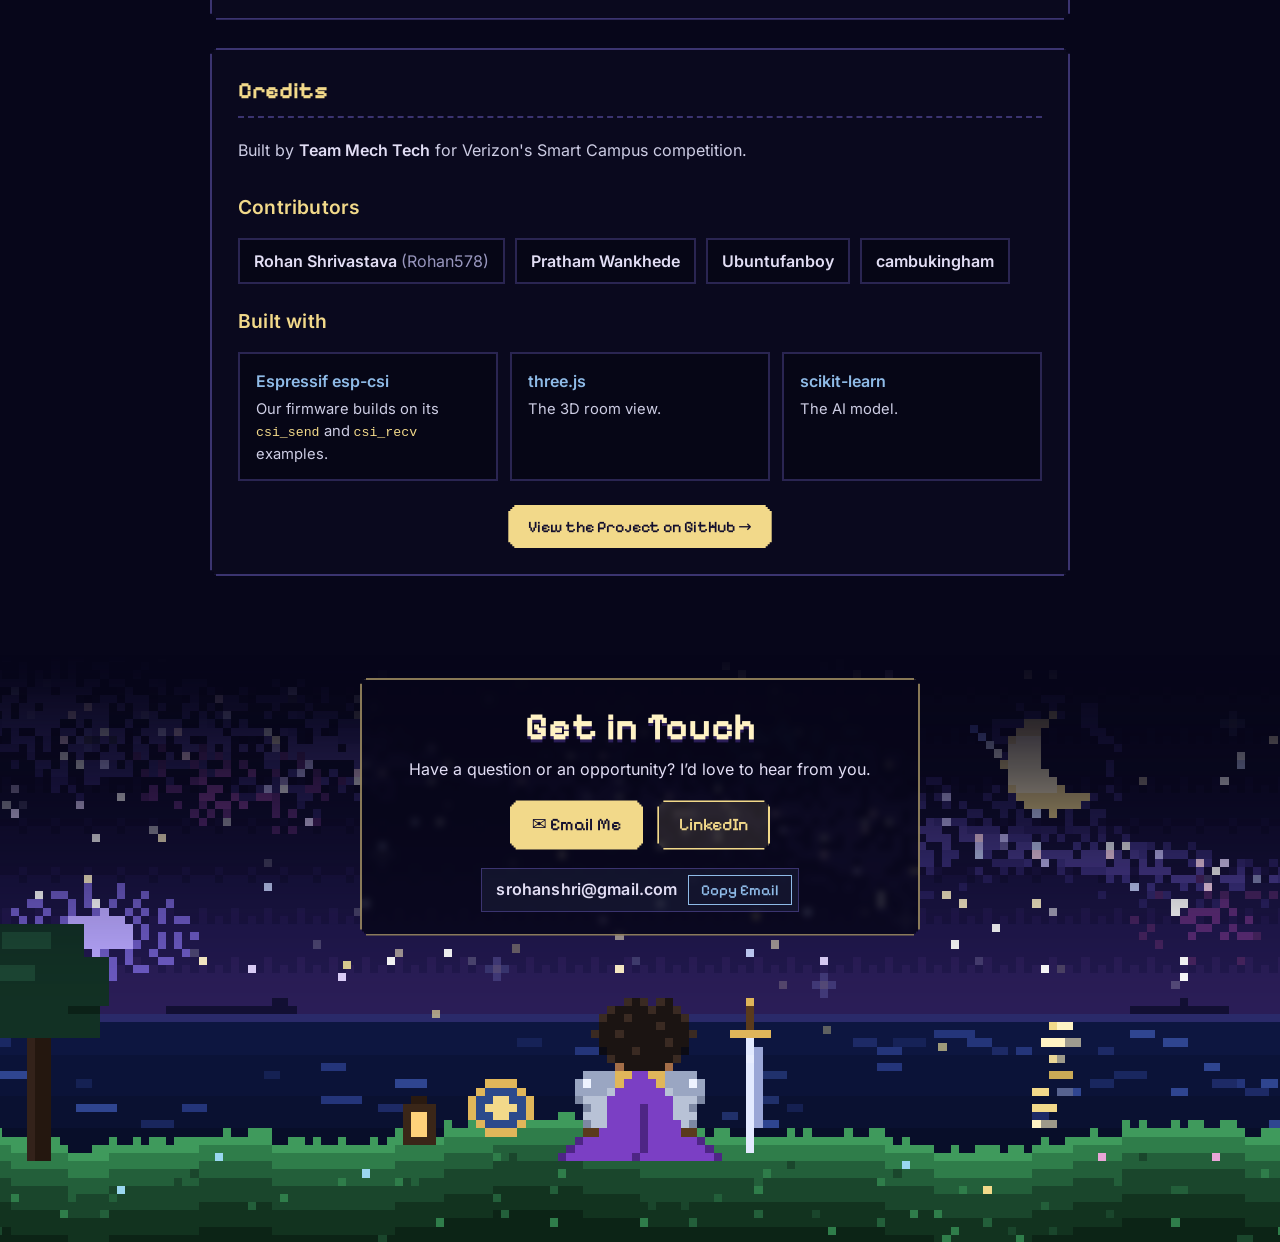
<file: clairvoyance.html>
<!DOCTYPE html>
<html lang="en">
<head>
  <meta charset="UTF-8">
  <meta name="viewport" content="width=device-width, initial-scale=1.0">
  <title>Clairvoyance | Rohan Shrivastava</title>
  <link rel="stylesheet" href="css/theme.css?v=20261126-2050">
</head>
<body>

  <!-- ===================================================================
       BANNER
       The hero standing guard (assets/project-scene.svg, drawn by
       tools/generate_art.py) with this page's title in the sky above him.
       =================================================================== -->
  <header class="page-hero">
    <img class="page-hero__scene" src="assets/project-scene.svg?v=20261126-2050"
         alt="Pixel art of the armored hero standing in a meadow at night, hands resting on his sword">
    <nav class="page-hero__nav">
      <a class="back-link" href="index.html">← Back to the Quest Log</a>
    </nav>
    <div class="page-hero__title">
      <h1 class="project__title">Clairvoyance</h1>
      <p class="project__subtitle"><span class="verizon-badge">Verizon</span> Smart Campus · Round 1 · Team Mech Tech</p>
    </div>
  </header>


  <main class="project">

    <!-- OVERVIEW: both demo videos side by side, summary, results, and the
         hardware we used. Live demo is on YouTube (https://youtu.be/_GauObu2fKE). -->
    <section class="section panel" id="overview">
      <h2>Overview</h2>
      <p class="event-line"><span class="verizon-badge">Verizon</span> Built for Verizon's Smart Campus competition (Round 1) as Team Mech Tech.</p>
      <div class="video-pair">
        <figure>
          <div class="video video--embed">
            <iframe src="https://www.youtube-nocookie.com/embed/_GauObu2fKE?rel=0"
                    title="Clairvoyance live demo" loading="lazy"
                    allow="accelerometer; autoplay; clipboard-write; encrypted-media; gyroscope; picture-in-picture; web-share"
                    referrerpolicy="strict-origin-when-cross-origin" allowfullscreen></iframe>
          </div>
          <figcaption>Live demo (<a href="https://youtu.be/_GauObu2fKE" target="_blank" rel="noopener">watch on YouTube</a>)</figcaption>
        </figure>
        <figure>
          <video class="video" src="media/clairvoyance/simulation-demo.mp4" poster="media/clairvoyance/simulation-demo-poster.jpg" controls playsinline preload="metadata"></video>
          <figcaption>Simulation: how the system should work</figcaption>
        </figure>
      </div>

      <p class="lead">Clairvoyance finds people in a room using nothing but Wi-Fi: no cameras, no microphones, nothing worn.</p>
      <p>Small <span class="part">ESP32</span> transmitters around the room send tiny ESP-NOW packets 50 times a second to a CSI receiver. A person's body blocks and reflects those radio signals, and the receiver's Wi-Fi chip measures the change as <strong>Channel State Information (CSI)</strong>. A Raspberry Pi 5 compares every radio path with the empty room, works out which paths a person is disturbing, and shows each person live in a 3D model of the room.</p>
      <div class="fact-grid">
        <div class="fact"><span class="fact__value">~65%</span><span class="fact__label">overall accuracy</span></div>
        <div class="fact"><span class="fact__value">100%</span><span class="fact__label">empty rooms recognized</span></div>
        <div class="fact"><span class="fact__value">≥76%</span><span class="fact__label">one person counted correctly</span></div>
        <div class="fact"><span class="fact__value">1–1.3 m</span><span class="fact__label">position error</span></div>
      </div>
      <p class="source-note">Results from our testing with 6 transmitters on 2.4&nbsp;GHz. More transmitters mean more radio paths across the room and higher accuracy (the system supports up to 10).</p>

      <h3 class="subhead">What We Used</h3>
      <div class="spec-grid">
        <div class="spec">
          <span class="spec__label">Transmitters (6)</span>
          <p>Four <span class="part">ESP32</span> dev modules and two <span class="part">Seeed Studio XIAO ESP32-S3</span> boards with wire antennas.</p>
          <div class="board-row">
            <figure class="board">
              <img src="media/clairvoyance/board-esp32-devkitc.webp" alt="3D view of an ESP32 dev module" loading="lazy">
              <figcaption><span class="part">ESP32</span> dev module</figcaption>
            </figure>
            <figure class="board">
              <img src="media/clairvoyance/board-xiao-s3-wire.webp" alt="3D render of a XIAO ESP32-S3 with a wire antenna" loading="lazy">
              <figcaption><span class="part">XIAO ESP32-S3</span> + wire antenna</figcaption>
            </figure>
          </div>
        </div>
        <div class="spec">
          <span class="spec__label">CSI receiver</span>
          <p>A <span class="part">XIAO ESP32-S3</span> with a dipole antenna, sensing on 2.4&nbsp;GHz.</p>
          <div class="board-row">
            <figure class="board">
              <img src="media/clairvoyance/board-xiao-s3-dipole.webp" alt="3D render of a XIAO ESP32-S3 with a dipole antenna" loading="lazy">
              <figcaption><span class="part">XIAO ESP32-S3</span> + dipole</figcaption>
            </figure>
          </div>
        </div>
        <div class="spec">
          <span class="spec__label">Server</span>
          <p>A Raspberry Pi 5 (8&nbsp;GB) hosted the AI model, the signal processing, and the 3D view.</p>
        </div>
        <div class="spec">
          <span class="spec__label">Network</span>
          <p>An industrial-grade enterprise access point hosted the Wi-Fi network on channel 11.</p>
        </div>
      </div>
      <p class="source-note"><span class="part">ESP32</span> and <span class="part">ESP32-C5</span> board images: Espressif <a href="https://github.com/espressif/esp-dev-kits" target="_blank" rel="noopener">esp-dev-kits</a> docs (<a href="https://creativecommons.org/licenses/by-sa/4.0/" target="_blank" rel="noopener">CC BY-SA 4.0</a>; background removed). <span class="part">XIAO ESP32-S3</span> images are simplified 3D renders made for this page.</p>
    </section>

    <!-- IN-DEPTH: intro and jump links to the sections below -->
    <section class="section panel section--intro">
      <h2>A Deeper Look: How We Built Clairvoyance</h2>
      <p class="lead">From picking the boards to processing the radio signals and training the model.</p>
      <ol class="jump-list">
        <li><a href="#choosing">Choosing the right <span class="part">ESP32</span></a></li>
        <li><a href="#how-it-works">How it works: processing the CSI data</a></li>
        <li><a href="#training">Teaching it the room</a></li>
        <li><a href="#more">Additional information</a></li>
      </ol>
    </section>

    <!-- Board and antenna choice (my part of the project) -->
    <section class="section panel" id="choosing">
      <h2>Choosing the Right ESP32</h2>
      <p class="lead">My part of the project was the <span class="part">ESP32</span> side: picking the boards and antennas, getting the transmitters talking over ESP-NOW, and making sure CSI sensing worked on the receiver before the data reached the Pi. These recommendations come from our own testing and from Espressif's guidance for CSI applications.</p>

      <h3 class="subhead">Which board we recommend for CSI sensing</h3>
      <ol class="rank-list">
        <li class="rank"><span class="rank__chip"><span class="part">ESP32-C5</span></span><span class="rank__note">Best. Wi-Fi 6 on both 2.4&nbsp;GHz and 5&nbsp;GHz, so it can sense on the quieter 5&nbsp;GHz band.</span></li>
        <li class="rank"><span class="rank__chip"><span class="part">ESP32-C6</span></span><span class="rank__note">Best 2.4&nbsp;GHz choice. Wi-Fi 6, but 2.4&nbsp;GHz only.</span></li>
        <li class="rank"><span class="rank__chip"><span class="part">ESP32-S3</span> ≈ <span class="part">ESP32-C3</span></span><span class="rank__note">About equal on CSI. We used an S3 receiver because the <span class="part">XIAO ESP32-S3</span> has an antenna connector for a dipole.</span></li>
        <li class="rank"><span class="rank__chip"><span class="part">ESP32</span></span><span class="rank__note">Oldest and weakest at CSI, but a reliable transmitter.</span></li>
      </ol>
      <p class="source-note">Ranking from Espressif's <a href="https://docs.espressif.com/projects/esp-techpedia/en/latest/esp-friends/solution-introduction/esp-csi/esp-csi-solution.html" target="_blank" rel="noopener">ESP-CSI solution guide</a>: <span class="part">ESP32-C5</span> &gt; <span class="part">ESP32-C6</span> &gt; <span class="part">ESP32-C3</span> ≈ <span class="part">ESP32-S3</span> &gt; <span class="part">ESP32</span>.</p>

      <h3 class="subhead">Transmitters vs. receivers</h3>
      <div class="spec-grid">
        <div class="spec">
          <span class="spec__label">Transmitters</span>
          <p>Only broadcast small ESP-NOW packets, so almost any <span class="part">ESP32</span> works. What matters most is a stable connection and a decent antenna, so every packet arrives on time.</p>
        </div>
        <div class="spec">
          <span class="spec__label">Receivers</span>
          <p>Do the actual CSI sensing on every packet, so this is where the board ranking above matters. Use the best chip you can, with a dipole antenna.</p>
        </div>
      </div>

      <h3 class="subhead">Antenna types</h3>
      <div class="spec-grid spec-grid--3">
        <div class="spec">
          <span class="spec__label">PCB / ceramic</span>
          <p>Built into the board. Small and cheap, but the weakest of the three, and easily detuned by nearby wires, metal, or hands.</p>
        </div>
        <div class="spec">
          <span class="spec__label">Wire</span>
          <p>A roughly 31&nbsp;mm wire soldered to the antenna feed. Cheap and a big step up from a tiny onboard antenna. Good for transmitters.</p>
        </div>
        <div class="spec">
          <span class="spec__label">Dipole</span>
          <p>An external rod antenna on an antenna connector. Highest gain, even coverage all around, and least affected by interference. Best for CSI receivers.</p>
        </div>
      </div>

      <div class="disclaimer disclaimer--danger">
        <span class="disclaimer__label pixel">⚠ Avoid <span class="part">ESP32-C3</span> and <span class="part">ESP32-C6 SuperMini</span> boards</span>
        <p>These tiny boards squeeze a small ceramic antenna in right next to the crystal, the pin headers, and the power circuitry, with almost no clear space around it. In practice that means:</p>
        <ul class="point-list">
          <li><strong>Weak, unreliable Wi-Fi:</strong> they drop the connection or fail to connect, especially at full transmit power.</li>
          <li><strong>Interference:</strong> nearby wires, headers, and power traces detune the antenna.</li>
          <li><strong>Unstable power:</strong> the small regulator struggles with Wi-Fi's current spikes, which can cause disconnects and resets.</li>
        </ul>
        <p>For CSI, where every lost packet hurts accuracy, use a board with a better antenna or an antenna connector instead.</p>
      </div>
    </section>

    <!-- How it works, in depth: pipeline, what CSI is, each processing step, dashboard -->
    <section class="section panel" id="how-it-works">
      <h2>How It Works</h2>
      <ol class="step-grid">
        <li class="step-card">
          <span class="step-card__title">Transmit</span>
          <span class="step-card__text">Boards around the walls broadcast a tiny ESP-NOW packet 50 times a second.</span>
        </li>
        <li class="step-card">
          <span class="step-card__title">Measure</span>
          <span class="step-card__text">The receiver measures each packet's CSI, how strongly each of 52 frequencies arrived, and streams it to the server.</span>
        </li>
        <li class="step-card">
          <span class="step-card__title">Compare</span>
          <span class="step-card__text">The server compares every path with the empty room and filters out interference that hits all paths at once.</span>
        </li>
        <li class="step-card">
          <span class="step-card__title">Locate</span>
          <span class="step-card__text">It finds the floor spot that best explains which paths changed, or lets the trained AI model pick the zone and head count.</span>
        </li>
        <li class="step-card">
          <span class="step-card__title">Show</span>
          <span class="step-card__text">The 3D view draws the room, the glowing radio paths, and each person, four times a second.</span>
        </li>
      </ol>

      <h3 class="subhead">What CSI actually is</h3>
      <ul class="point-list">
        <li><strong>Many frequencies at once:</strong> a Wi-Fi packet is sent on 52 data <em>subcarriers</em>, narrow frequencies side by side.</li>
        <li><strong>Measured on every packet:</strong> the receiver compares a known training pattern at the start of each packet with what actually arrived. The result, how much each subcarrier was weakened and delayed, is the CSI.</li>
        <li><strong>Radio takes many paths:</strong> signals bounce off walls, floor, furniture, and people, so each link has its own jagged CSI "shape."</li>
        <li><strong>A body changes the paths:</strong> standing on a link blocks it (signal strength drops a few dB), standing anywhere changes the reflections (the shape changes), and moving makes the CSI wobble from packet to packet.</li>
      </ul>
      <p>An <span class="part">ESP32</span> has one antenna and its phase readings aren't stable, so the system uses <strong>amplitude and signal strength (RSSI)</strong> only.</p>

      <h3 class="subhead">Processing the data, step by step</h3>
      <ol class="timeline timeline--single">
        <li><strong>Extract:</strong> pull the 52 subcarrier amplitudes out of each packet's raw CSI bytes.</li>
        <li><strong>Remove gain changes:</strong> the radio rescales its signal automatically, which could look like someone walking in, so each packet is divided by its own average. Signal strength is tracked separately.</li>
        <li><strong>Summarize:</strong> every 250&nbsp;ms, each link's last second becomes four numbers: <em>motion</em> (wobble), <em>deviation</em> (shape change vs. the empty room, which catches people standing still), change in signal strength, and signal-strength wobble.</li>
        <li><strong>Calibrate:</strong> about 20 seconds of the empty room gives every link a baseline and a normal noise level.</li>
        <li><strong>Score:</strong> each link gets a 0–1 disturbance score. Links that are already unusually weak (reflections cancelling the direct signal) count for less, because they jump whenever anyone moves anywhere.</li>
        <li><strong>Filter interference:</strong> other Wi-Fi traffic disturbs <em>every</em> link at once, while a person disturbs only the links near them, so room-wide disturbances are subtracted.</li>
        <li><strong>Locate:</strong> the floor is split into a 10&nbsp;cm grid, and the disturbance pattern is matched against the pattern a person would cause at each spot. The best match becomes the glowing spot on the floor, and a tracker smooths each person's movement.</li>
      </ol>

      <h3 class="subhead">Reading the CSI sensing dashboard</h3>
      <figure>
        <a class="zoom" href="media/clairvoyance/link-dashboard.png" target="_blank">
          <img class="framed" src="media/clairvoyance/link-dashboard.png" alt="CSI sensing dashboard with signal strength, motion score, and CSI amplitude per subcarrier for each transmitter">
        </a>
        <figcaption>Each transmitter's link, live: signal strength, motion score, and CSI amplitude across the 52 subcarriers</figcaption>
      </figure>
      <ul class="point-list">
        <li><strong>Signal strength (RSSI):</strong> drops when someone stands on that link's direct line.</li>
        <li><strong>Motion score:</strong> rises when someone moves near the link.</li>
        <li><strong>CSI amplitude chart:</strong> the link's "shape" across the subcarriers; it changes when people add or block reflections.</li>
      </ul>
    </section>

    <!-- Training the model -->
    <section class="section panel" id="training">
      <h2>Teaching It the Room</h2>
      <p class="lead">Every room bends Wi-Fi differently, so the system learns each space.</p>
      <div class="split split--top">
        <a class="split__media split__media--wide zoom" href="media/clairvoyance/collect-running.png" target="_blank">
          <img class="framed" src="media/clairvoyance/collect-running.png" alt="Guided data collection page telling volunteers which taped square to stand in">
        </a>
        <ul class="point-list split__text">
          <li><strong>Grid:</strong> we taped a 3 × 3 grid on the floor.</li>
          <li><strong>Guided sessions:</strong> a page told volunteers out loud which square to stand or walk in, and labeled the recordings automatically.</li>
          <li><strong>Features:</strong> every second, each link gives 30 numbers: shape change and wobble for 13 groups of subcarriers, plus its four summary numbers.</li>
          <li><strong>Two models:</strong> scikit-learn random forests (300 trees each), one predicting which squares are occupied and one predicting the head count (0–3).</li>
          <li><strong>Count first, then place:</strong> the system picks the most likely head count, then the most likely squares. In simulation this counted people correctly 82% of the time, versus 28% when each square was judged on its own.</li>
        </ul>
      </div>
      <p>In our testing with 6 transmitters, the trained system reached about <strong>65%</strong> overall accuracy. It recognized an empty room <strong>100%</strong> of the time, counted one person correctly at least <strong>76%</strong> of the time, and placed them within <strong>1–1.3&nbsp;m</strong>. Adding transmitters raises accuracy, because more radio paths cross the room.</p>
    </section>

    <!-- Additional information: scaling, 5 GHz, disclaimer -->
    <section class="section panel" id="more">
      <h2>Additional Information</h2>
      <div class="split split--reverse split--top">
        <div class="split__media">
          <figure class="board">
            <img src="media/clairvoyance/board-esp32-c5-devkitc.webp" alt="3D view of the ESP32-C5-DevKitC-1" loading="lazy">
            <figcaption><span class="part">ESP32-C5-DevKitC-1</span>, for 5&nbsp;GHz sensing</figcaption>
          </figure>
        </div>
        <ul class="point-list split__text">
          <li><strong>Up to 10 transmitters:</strong> our demo used 6 (about 65% overall accuracy), but the system supports up to 10. The more transmitters, the more paths cross the room and the higher the accuracy.</li>
          <li><strong>5&nbsp;GHz support:</strong> the system also works on the 5&nbsp;GHz band, with transmitters sending packets on 5&nbsp;GHz and a 5&nbsp;GHz-capable receiver, such as <span class="part">ESP32-C5</span> boards. 5&nbsp;GHz is far less crowded, so it picks up much less interference.</li>
        </ul>
      </div>

      <div class="disclaimer">
        <span class="disclaimer__label pixel">⚠ Disclaimer</span>
        <p>The map works with varying levels of success depending on the <strong><span class="part">ESP32</span> board</strong>, <strong>Wi-Fi interference</strong> on the channel, and the <strong>number of transmitters</strong>.</p>
        <ul class="point-list">
          <li><strong>Best results:</strong> 5&nbsp;GHz transmitters and receivers using <span class="part">ESP32-C5</span> boards.</li>
          <li><strong>If you need 2.4&nbsp;GHz:</strong> use <span class="part">ESP32-C6</span> transmitters (or transmitters with dipole or wire antennas) and an <span class="part">ESP32-C6</span> receiver with a dipole or wire antenna.</li>
        </ul>
      </div>
    </section>

    <!-- Future goals -->
    <section class="section panel">
      <h2>Future Goals</h2>
      <div class="spec-grid spec-grid--3">
        <div class="spec">
          <span class="spec__label">5&nbsp;GHz everywhere</span>
          <p>Upgrade every transmitter and receiver to sense on 5&nbsp;GHz, with dipole antennas instead of PCB antennas.</p>
        </div>
        <div class="spec">
          <span class="spec__label">A smarter model</span>
          <p>Because of time constraints, the model isn't highly accurate yet, though it's accurate enough to count the people in a room and approximate where they are. More training data and sessions would sharpen it.</p>
        </div>
        <div class="spec">
          <span class="spec__label">Pose detection</span>
          <p>Go beyond where people are to how they're positioned, such as standing, sitting, or lying down.</p>
        </div>
      </div>
    </section>

    <!-- Credits + link to the repository -->
    <section class="section panel">
      <h2>Credits</h2>
      <p>Built by <strong>Team Mech Tech</strong> for Verizon's Smart Campus competition.</p>
      <h3 class="subhead">Contributors</h3>
      <ul class="contributor-list">
        <li>Rohan Shrivastava <span>(Rohan578)</span></li>
        <li>Pratham Wankhede</li>
        <li>Ubuntufanboy</li>
        <li>cambukingham</li>
      </ul>
      <h3 class="subhead">Built with</h3>
      <div class="credit-grid">
        <a class="credit" href="https://github.com/espressif/esp-csi" target="_blank" rel="noopener">
          <span class="credit__name">Espressif esp-csi</span>
          <span class="credit__text">Our firmware builds on its <code>csi_send</code> and <code>csi_recv</code> examples.</span>
        </a>
        <a class="credit" href="https://github.com/mrdoob/three.js" target="_blank" rel="noopener">
          <span class="credit__name">three.js</span>
          <span class="credit__text">The 3D room view.</span>
        </a>
        <a class="credit" href="https://github.com/scikit-learn/scikit-learn" target="_blank" rel="noopener">
          <span class="credit__name">scikit-learn</span>
          <span class="credit__text">The AI model.</span>
        </a>
      </div>
      <div class="section__actions">
        <a class="button button--solid" href="https://github.com/Rohan578/RSSI-CSI-Demo-/tree/home-wifi-dual-band" target="_blank" rel="noopener">View the Project on GitHub →</a>
      </div>
    </section>

  </main>


  <!-- ===================================================================
       CONTACT (same block as on the homepage)
       Full-width scene: the same hero, now seen from behind, looking out
       at the ocean and the night sky (assets/contact-scene.svg).
       The email button opens a Gmail draft addressed to me; "Copy" copies
       the address (handled in js/main.js).
       =================================================================== -->
  <footer class="contact" id="contact">
    <img class="contact__scene" src="assets/contact-scene.svg?v=20261126-2050"
         alt="Pixel art of the armored hero seen from behind, sitting on the cliff and looking out at the ocean, the moon, and the stars">

    <div class="contact__card panel">
      <h2 class="contact__title">Get in Touch</h2>
      <p class="contact__text">Have a question or an opportunity? I’d love to hear from you.</p>

      <div class="contact__buttons">
        <a class="button button--solid"
           href="https://mail.google.com/mail/?view=cm&amp;fs=1&amp;to=srohanshri@gmail.com"
           target="_blank" rel="noopener">✉ Email Me</a>
        <a class="button" href="https://linkedin.com/in/rohan-shrivastava456" target="_blank" rel="noopener">LinkedIn</a>
      </div>

      <div class="contact__email">
        <span class="contact__address">srohanshri@gmail.com</span>
        <button class="contact__copy" type="button" data-copy="srohanshri@gmail.com">Copy Email</button>
      </div>
      <span class="visually-hidden" id="copy-status" aria-live="polite"></span>
    </div>
  </footer>

  <script src="js/main.js?v=20261126-2050"></script>
</body>
</html>
</file>
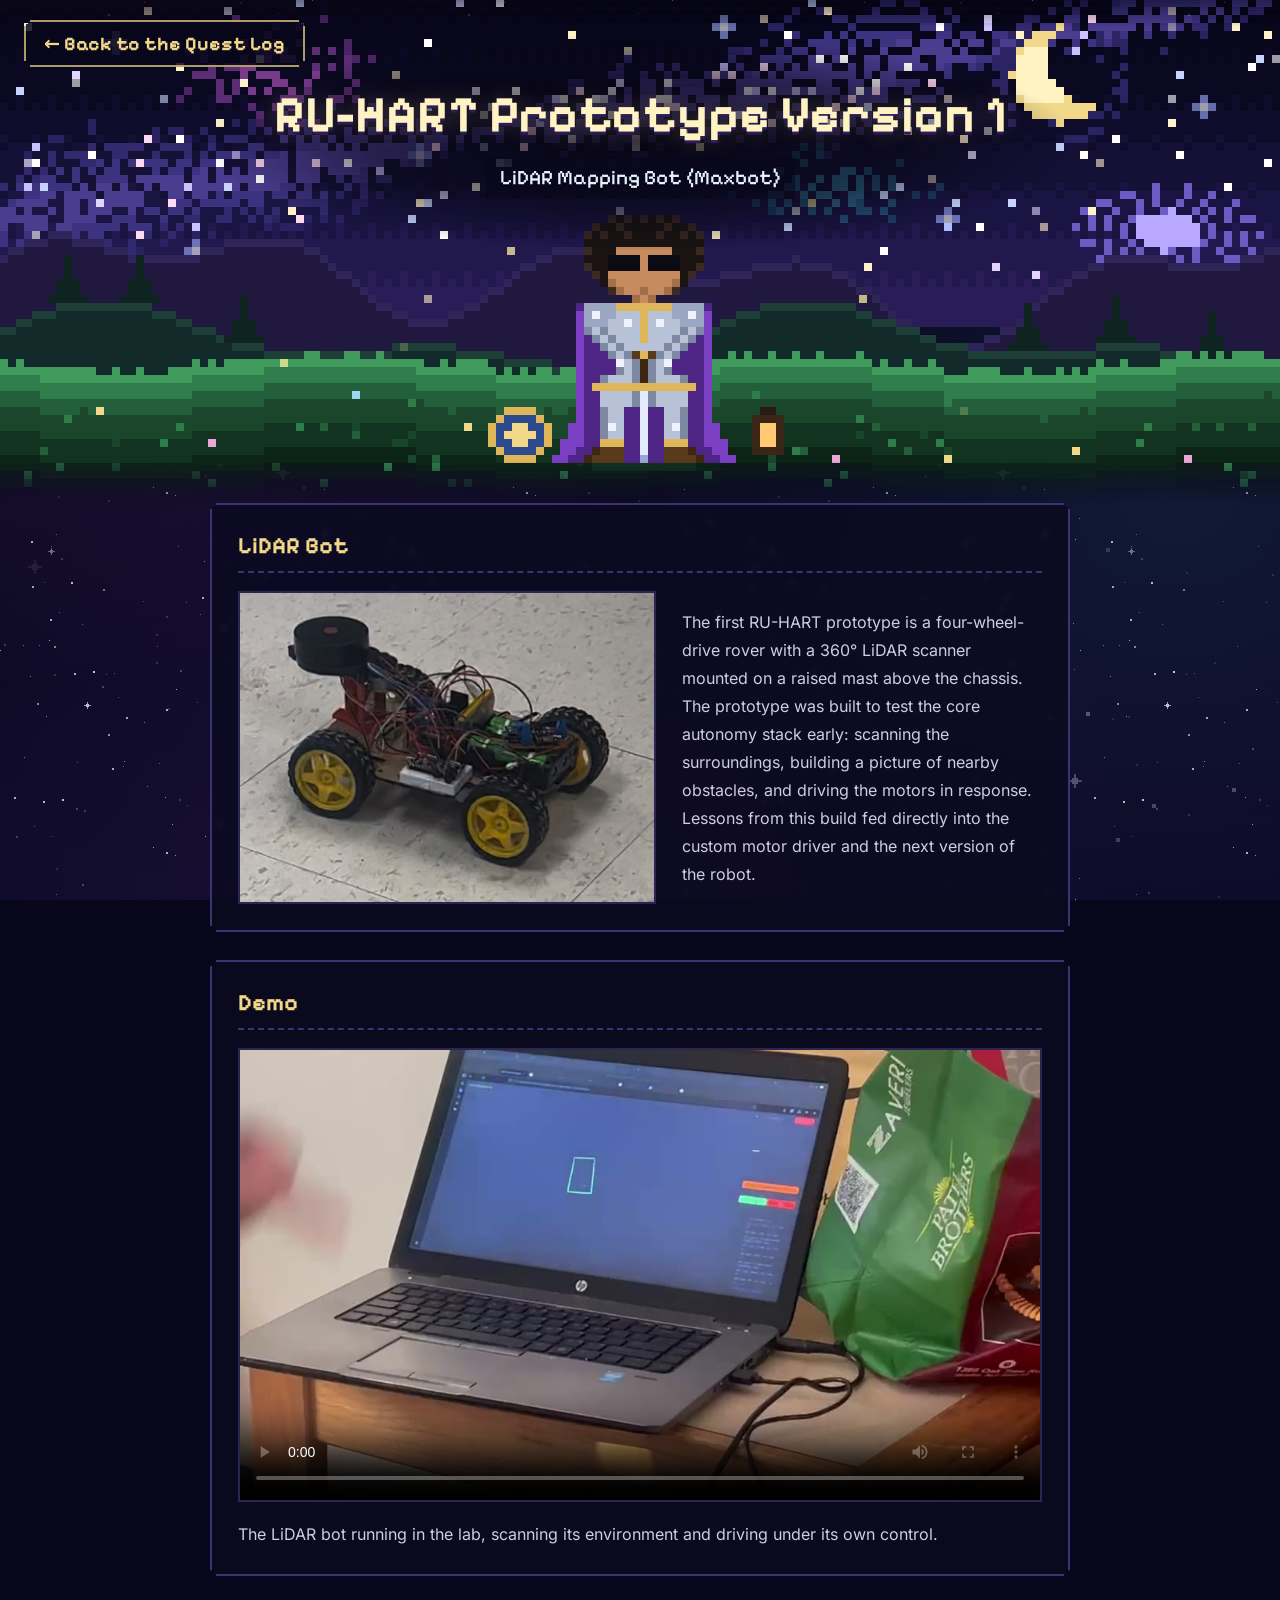
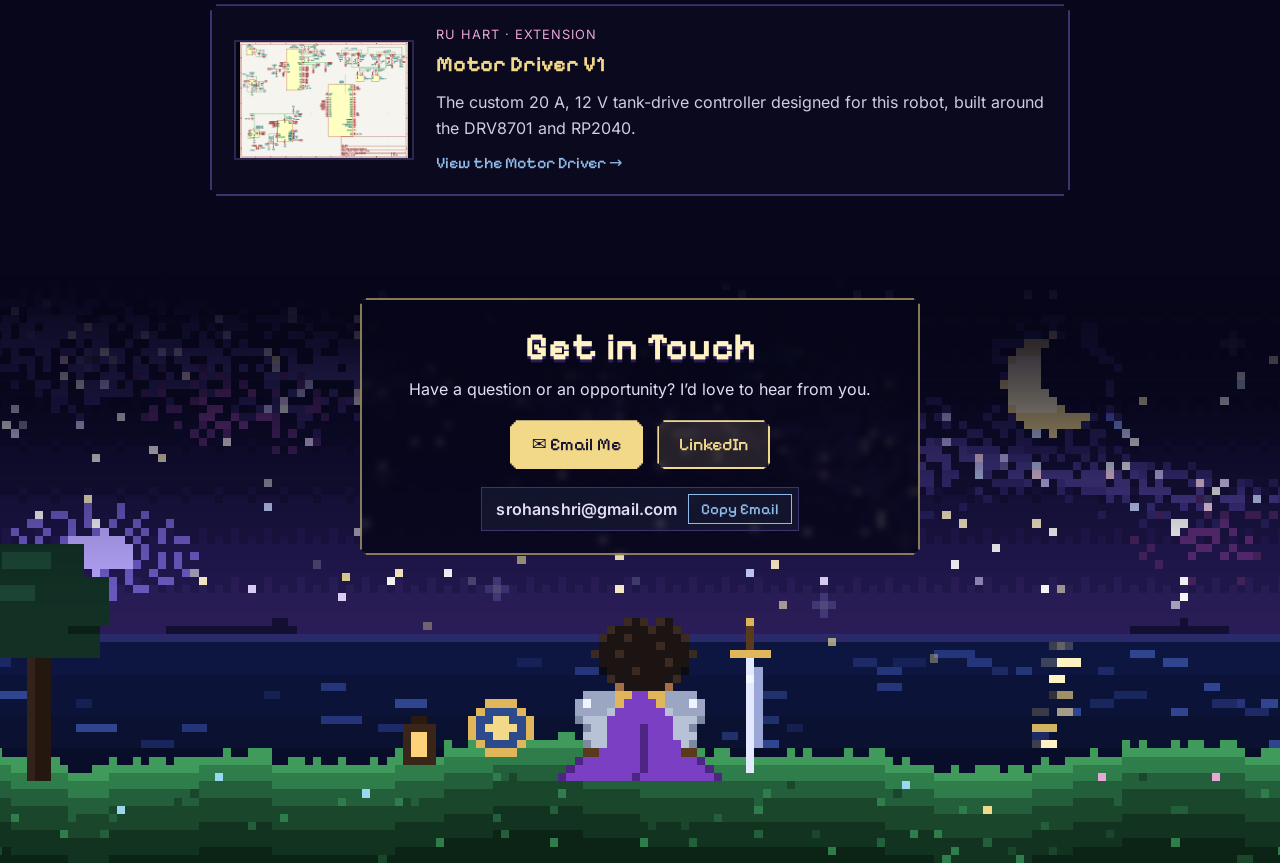
<file: ruhart-lidar-bot.html>
<!DOCTYPE html>
<html lang="en">
<head>
  <meta charset="UTF-8">
  <meta name="viewport" content="width=device-width, initial-scale=1.0">
  <title>RU-HART LiDAR Bot | Rohan Shrivastava</title>
  <link rel="stylesheet" href="css/theme.css?v=20261126-2050">
</head>
<body>

  <!-- ===================================================================
       BANNER
       The hero standing guard (assets/project-scene.svg, drawn by
       tools/generate_art.py) with this page's title in the sky above him.
       =================================================================== -->
  <header class="page-hero">
    <img class="page-hero__scene" src="assets/project-scene.svg?v=20261126-2050"
         alt="Pixel art of the armored hero standing in a meadow at night, hands resting on his sword">
    <nav class="page-hero__nav">
      <a class="back-link" href="index.html">← Back to the Quest Log</a>
    </nav>
    <div class="page-hero__title">
      <h1 class="project__title">RU-HART Prototype Version 1</h1>
      <p class="project__subtitle">LiDAR Mapping Bot (Maxbot)</p>
    </div>
  </header>


  <main class="project">

    <!-- LiDAR bot: photo left, text right -->
    <section class="section panel">
      <h2>LiDAR Bot</h2>
      <div class="split">
        <a class="split__media split__media--wide zoom" href="media/ruhart/lidarbot.jpeg" target="_blank">
          <img class="framed" src="media/ruhart/lidarbot.jpeg" alt="RU-HART LiDAR bot prototype">
        </a>
        <p class="split__text">The first RU-HART prototype is a four-wheel-drive rover with a 360° LiDAR scanner mounted on a raised mast above the chassis. The prototype was built to test the core autonomy stack early: scanning the surroundings, building a picture of nearby obstacles, and driving the motors in response. Lessons from this build fed directly into the custom motor driver and the next version of the robot.</p>
      </div>
    </section>

    <!-- Demo video -->
    <section class="section panel">
      <h2>Demo</h2>
      <video class="video" src="media/ruhart/lidarbot-demo.mp4" poster="media/ruhart/lidarbot-demo-poster.jpg" controls playsinline preload="metadata"></video>
      <p>The LiDAR bot running in the lab, scanning its environment and driving under its own control.</p>
    </section>

    <!-- Extension: link to the motor driver built for this robot -->
    <a class="extension panel" href="ruhart-motor-driver.html">
      <img class="extension__thumb" src="media/ruhart/motordriver-schematic.png" alt="">
      <span>
        <span class="extension__label">RU HART · Extension</span>
        <span class="extension__title">Motor Driver V1</span>
        <span class="extension__text">The custom 20&nbsp;A, 12&nbsp;V tank-drive controller designed for this robot, built around the DRV8701 and RP2040.</span>
        <span class="extension__cta">View the Motor Driver →</span>
      </span>
    </a>

  </main>


  <!-- ===================================================================
       CONTACT (same block as on the homepage)
       Full-width scene: the same hero, now seen from behind, looking out
       at the ocean and the night sky (assets/contact-scene.svg).
       The email button opens a Gmail draft addressed to me; "Copy" copies
       the address (handled in js/main.js).
       =================================================================== -->
  <footer class="contact" id="contact">
    <img class="contact__scene" src="assets/contact-scene.svg?v=20261126-2050"
         alt="Pixel art of the armored hero seen from behind, sitting on the cliff and looking out at the ocean, the moon, and the stars">

    <div class="contact__card panel">
      <h2 class="contact__title">Get in Touch</h2>
      <p class="contact__text">Have a question or an opportunity? I’d love to hear from you.</p>

      <div class="contact__buttons">
        <a class="button button--solid"
           href="https://mail.google.com/mail/?view=cm&amp;fs=1&amp;to=srohanshri@gmail.com"
           target="_blank" rel="noopener">✉ Email Me</a>
        <a class="button" href="https://linkedin.com/in/rohan-shrivastava456" target="_blank" rel="noopener">LinkedIn</a>
      </div>

      <div class="contact__email">
        <span class="contact__address">srohanshri@gmail.com</span>
        <button class="contact__copy" type="button" data-copy="srohanshri@gmail.com">Copy Email</button>
      </div>
      <span class="visually-hidden" id="copy-status" aria-live="polite"></span>
    </div>
  </footer>

  <script src="js/main.js?v=20261126-2050"></script>
</body>
</html>
</file>
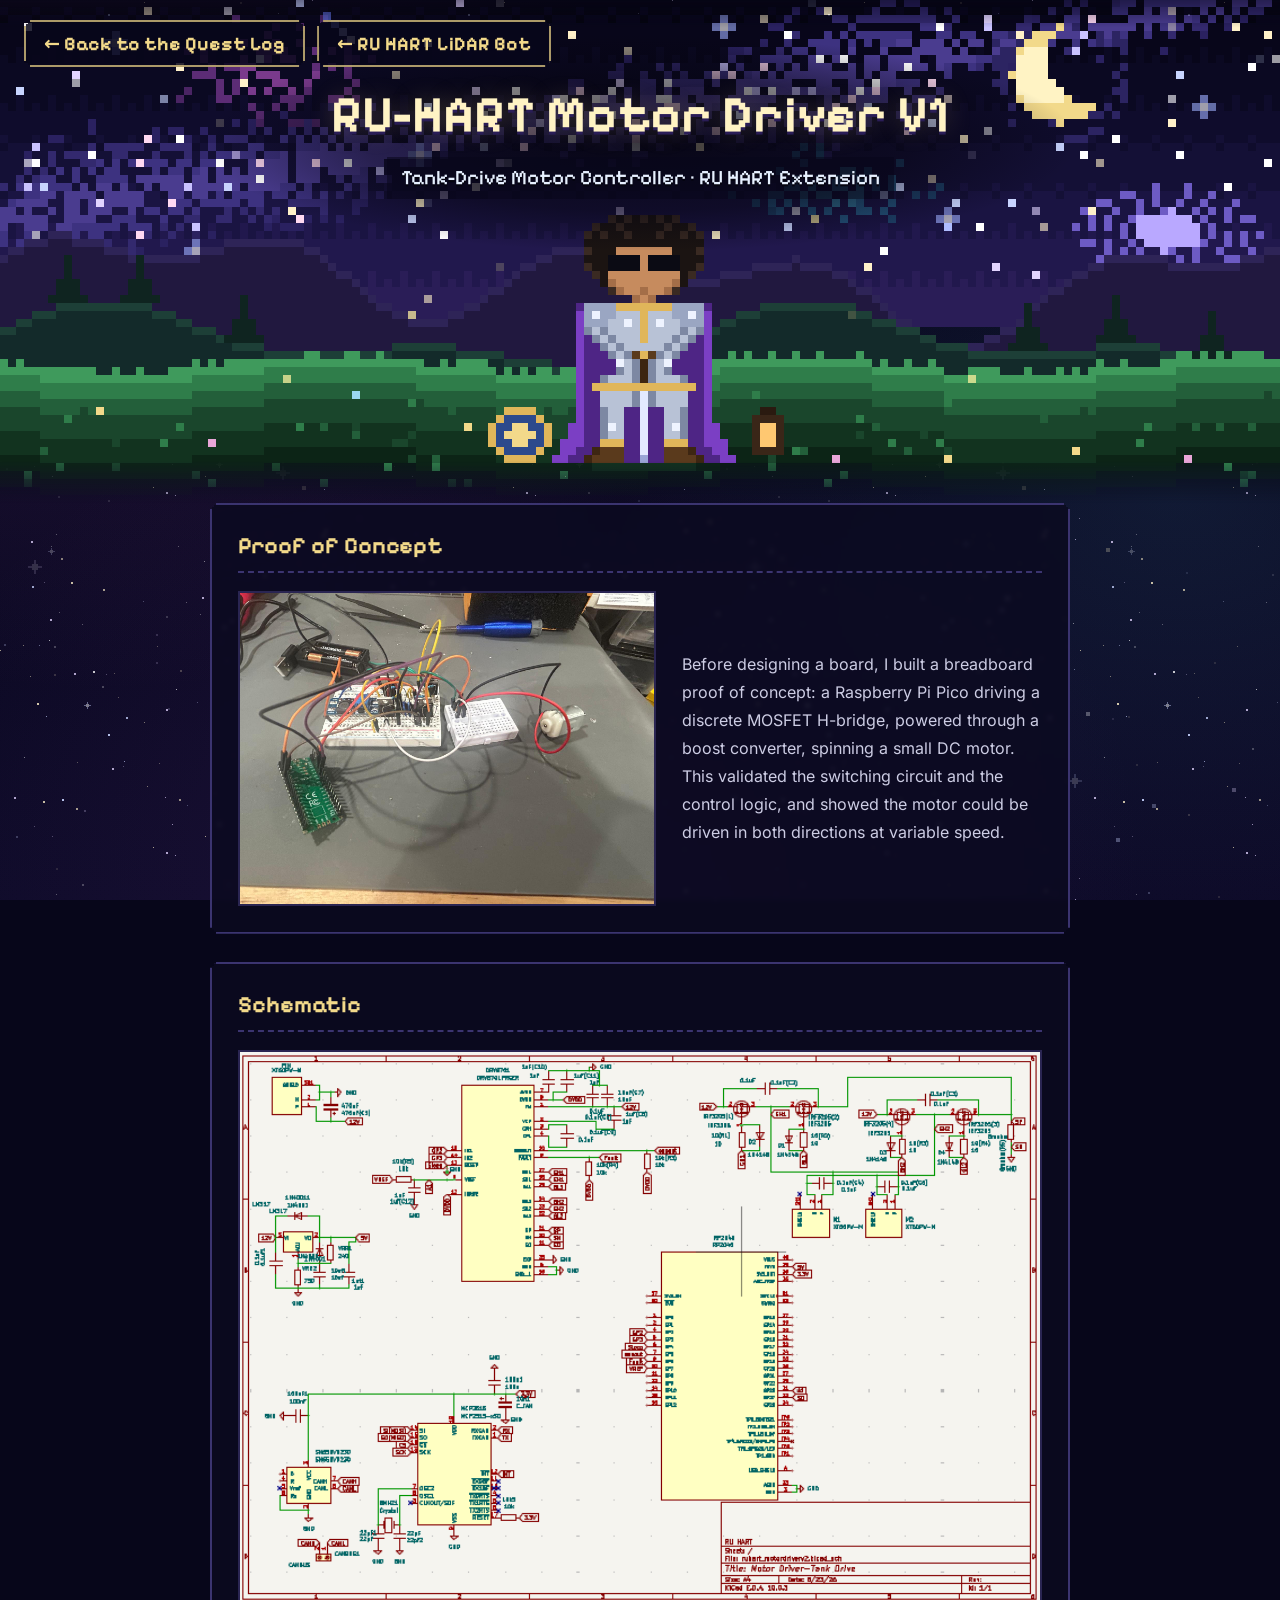
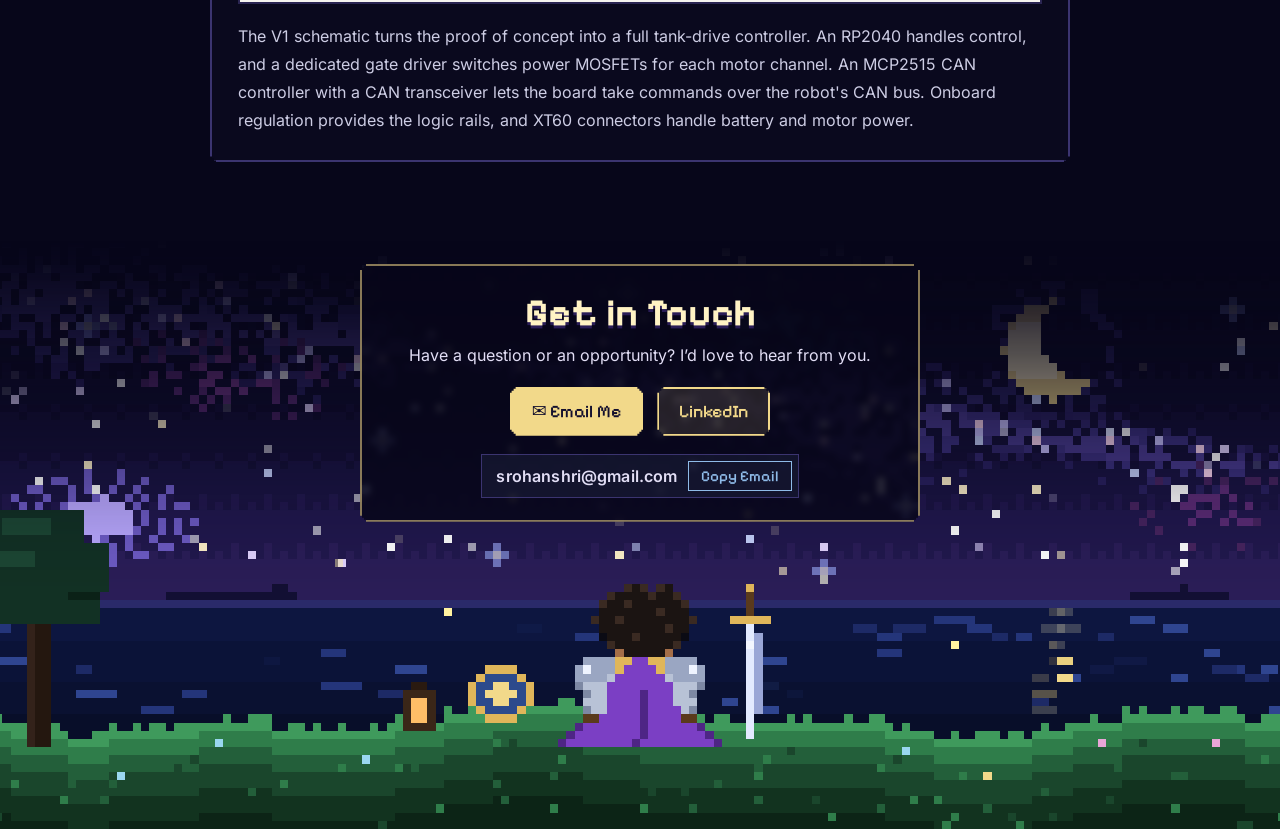
<file: ruhart-motor-driver.html>
<!DOCTYPE html>
<html lang="en">
<head>
  <meta charset="UTF-8">
  <meta name="viewport" content="width=device-width, initial-scale=1.0">
  <title>RU-HART Motor Driver V1 | Rohan Shrivastava</title>
  <link rel="stylesheet" href="css/theme.css?v=20261126-2050">
</head>
<body>

  <!-- ===================================================================
       BANNER
       The hero standing guard (assets/project-scene.svg, drawn by
       tools/generate_art.py) with this page's title in the sky above him.
         This page extends the RU HART LiDAR bot page, so it links back to both.
       =================================================================== -->
  <header class="page-hero">
    <img class="page-hero__scene" src="assets/project-scene.svg?v=20261126-2050"
         alt="Pixel art of the armored hero standing in a meadow at night, hands resting on his sword">
    <nav class="page-hero__nav">
      <a class="back-link" href="index.html">← Back to the Quest Log</a>
      <a class="back-link" href="ruhart-lidar-bot.html">← RU HART LiDAR Bot</a>
    </nav>
    <div class="page-hero__title">
      <h1 class="project__title">RU-HART Motor Driver V1</h1>
      <p class="project__subtitle">Tank-Drive Motor Controller · RU HART Extension</p>
    </div>
  </header>


  <main class="project">

    <!-- Proof of concept: photo left, text right -->
    <section class="section panel">
      <h2>Proof of Concept</h2>
      <div class="split">
        <a class="split__media split__media--wide zoom" href="media/ruhart/motordriver-poc.jpeg" target="_blank">
          <img class="framed" src="media/ruhart/motordriver-poc.jpeg" alt="Motor driver proof of concept on a breadboard">
        </a>
        <p class="split__text">Before designing a board, I built a breadboard proof of concept: a Raspberry Pi Pico driving a discrete MOSFET H-bridge, powered through a boost converter, spinning a small DC motor. This validated the switching circuit and the control logic, and showed the motor could be driven in both directions at variable speed.</p>
      </div>
    </section>

    <!-- Schematic: full width (too detailed for half width), text below -->
    <section class="section panel">
      <h2>Schematic</h2>
      <a class="zoom" href="media/ruhart/motordriver-schematic.png" target="_blank">
        <img class="framed framed--spaced" src="media/ruhart/motordriver-schematic.png" alt="RU-HART motor driver schematic">
      </a>
      <p>The V1 schematic turns the proof of concept into a full tank-drive controller. An RP2040 handles control, and a dedicated gate driver switches power MOSFETs for each motor channel. An MCP2515 CAN controller with a CAN transceiver lets the board take commands over the robot's CAN bus. Onboard regulation provides the logic rails, and XT60 connectors handle battery and motor power.</p>
    </section>

  </main>


  <!-- ===================================================================
       CONTACT (same block as on the homepage)
       Full-width scene: the same hero, now seen from behind, looking out
       at the ocean and the night sky (assets/contact-scene.svg).
       The email button opens a Gmail draft addressed to me; "Copy" copies
       the address (handled in js/main.js).
       =================================================================== -->
  <footer class="contact" id="contact">
    <img class="contact__scene" src="assets/contact-scene.svg?v=20261126-2050"
         alt="Pixel art of the armored hero seen from behind, sitting on the cliff and looking out at the ocean, the moon, and the stars">

    <div class="contact__card panel">
      <h2 class="contact__title">Get in Touch</h2>
      <p class="contact__text">Have a question or an opportunity? I’d love to hear from you.</p>

      <div class="contact__buttons">
        <a class="button button--solid"
           href="https://mail.google.com/mail/?view=cm&amp;fs=1&amp;to=srohanshri@gmail.com"
           target="_blank" rel="noopener">✉ Email Me</a>
        <a class="button" href="https://linkedin.com/in/rohan-shrivastava456" target="_blank" rel="noopener">LinkedIn</a>
      </div>

      <div class="contact__email">
        <span class="contact__address">srohanshri@gmail.com</span>
        <button class="contact__copy" type="button" data-copy="srohanshri@gmail.com">Copy Email</button>
      </div>
      <span class="visually-hidden" id="copy-status" aria-live="polite"></span>
    </div>
  </footer>

  <script src="js/main.js?v=20261126-2050"></script>
</body>
</html>
</file>
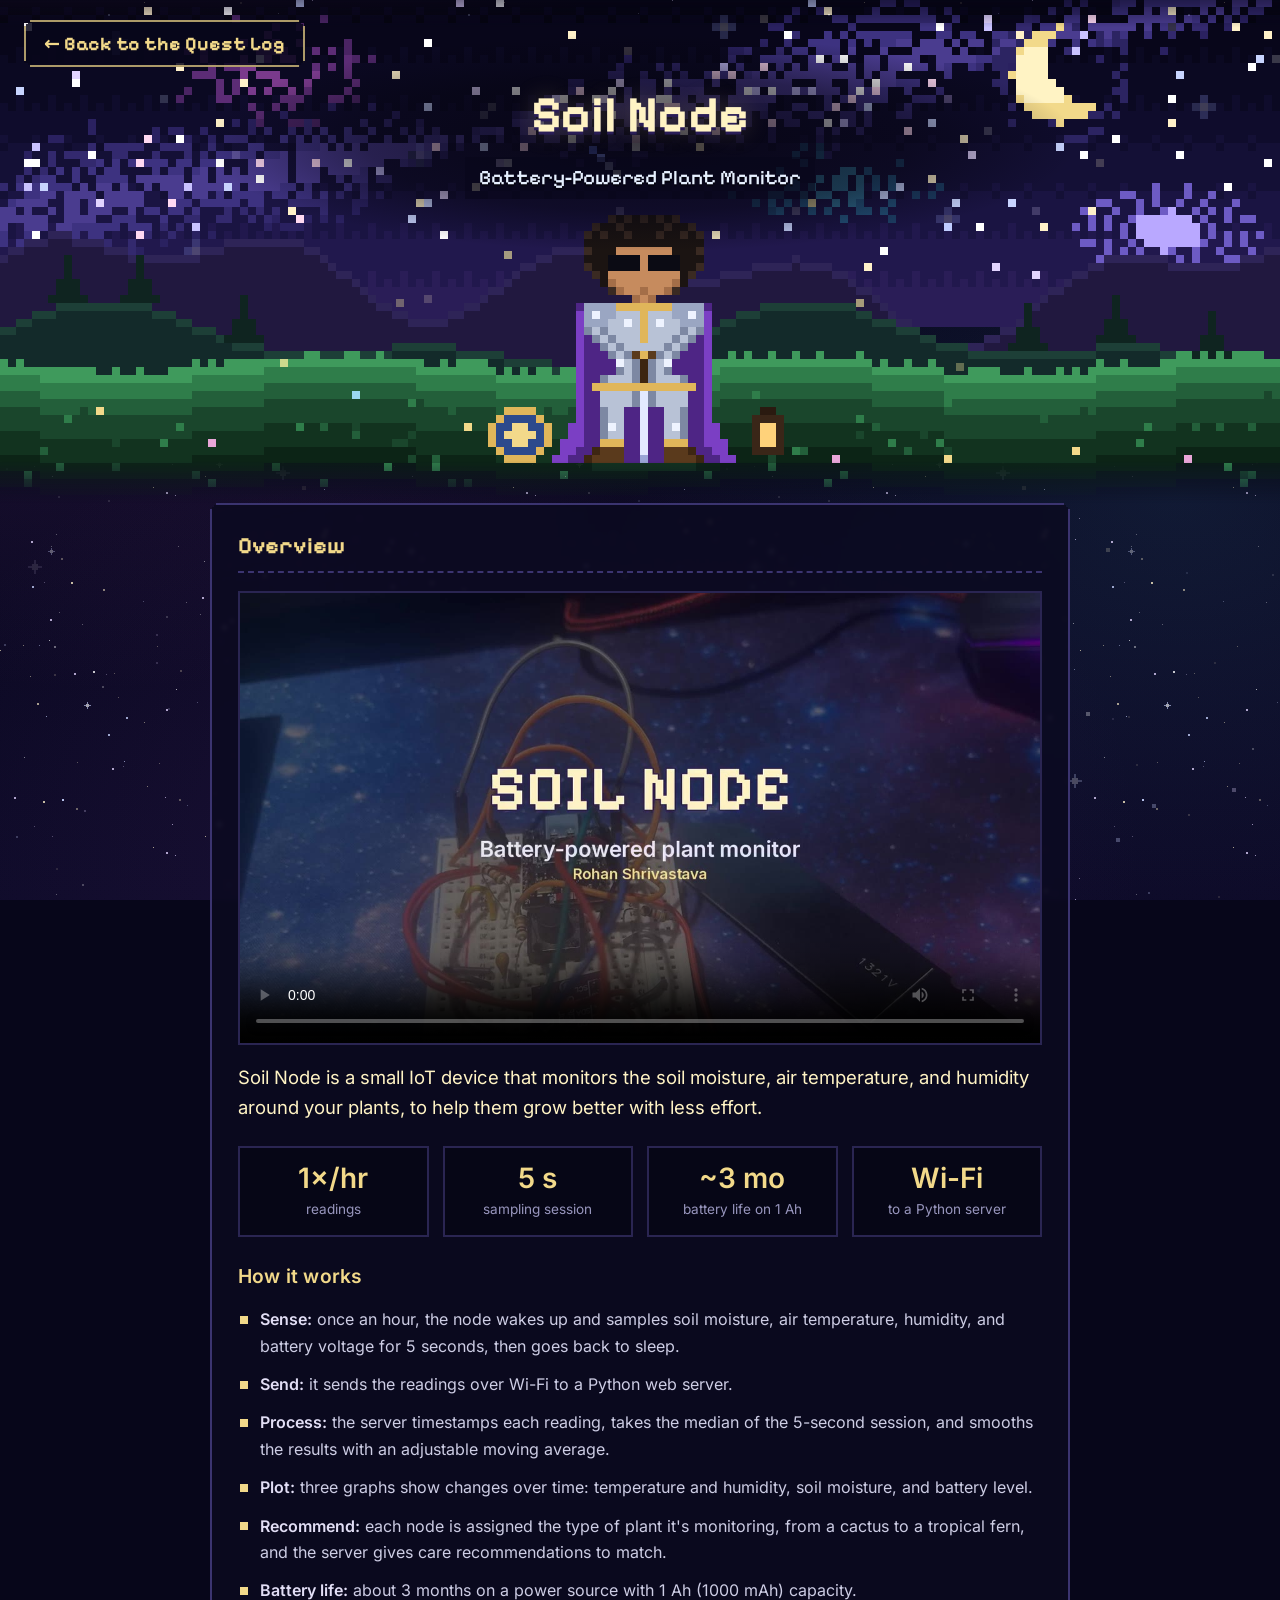
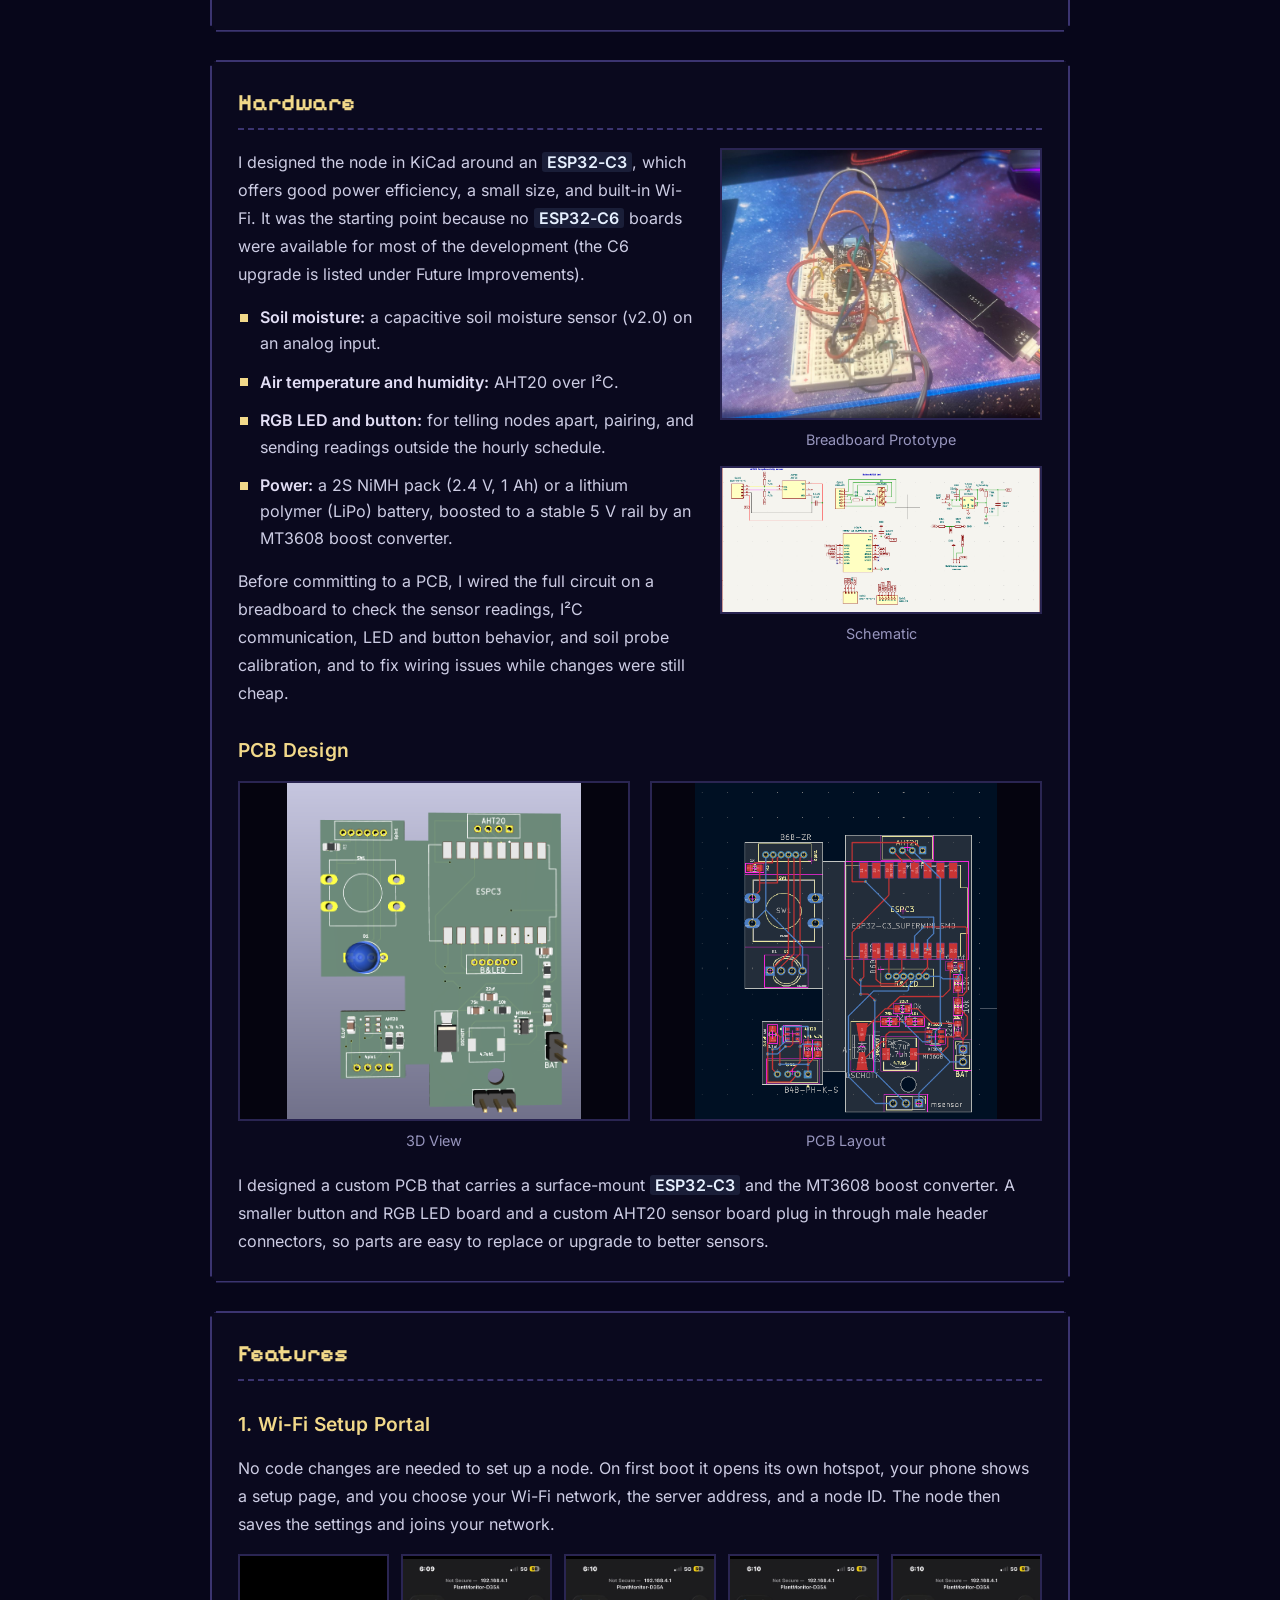
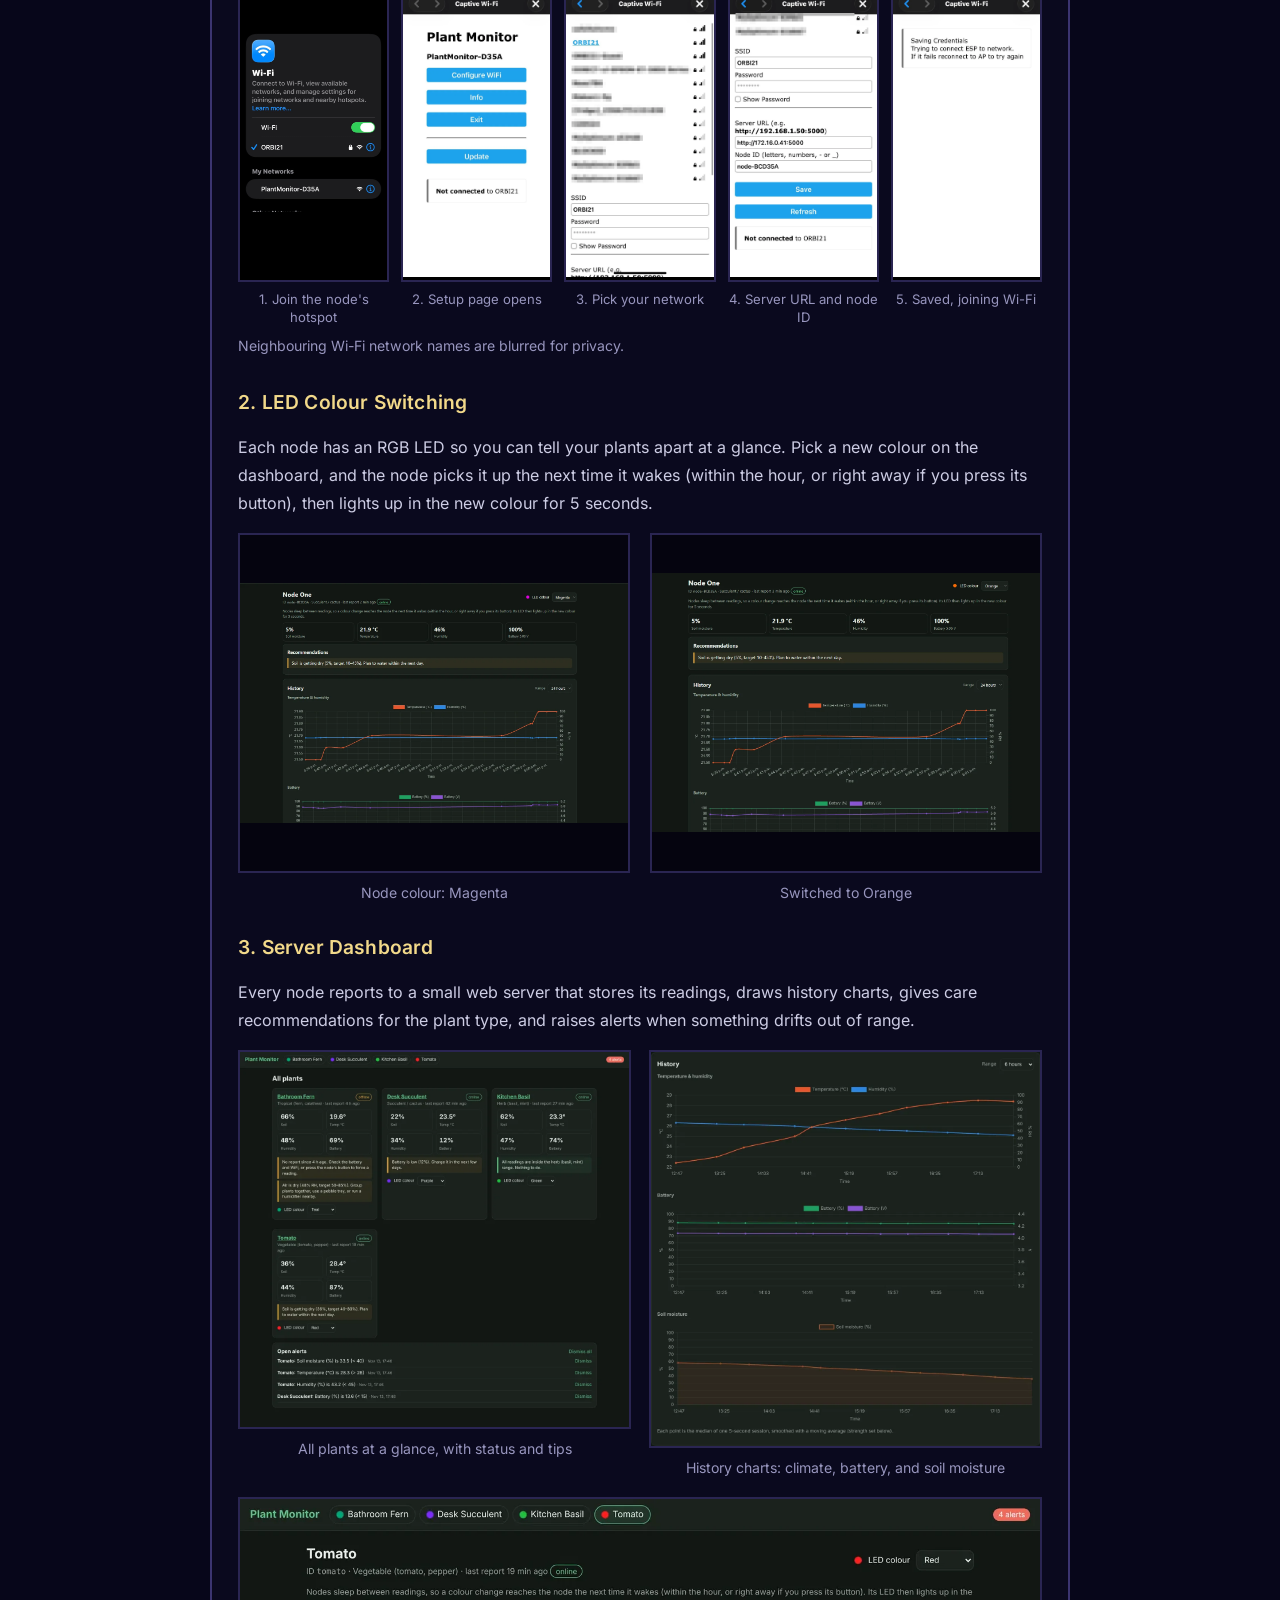
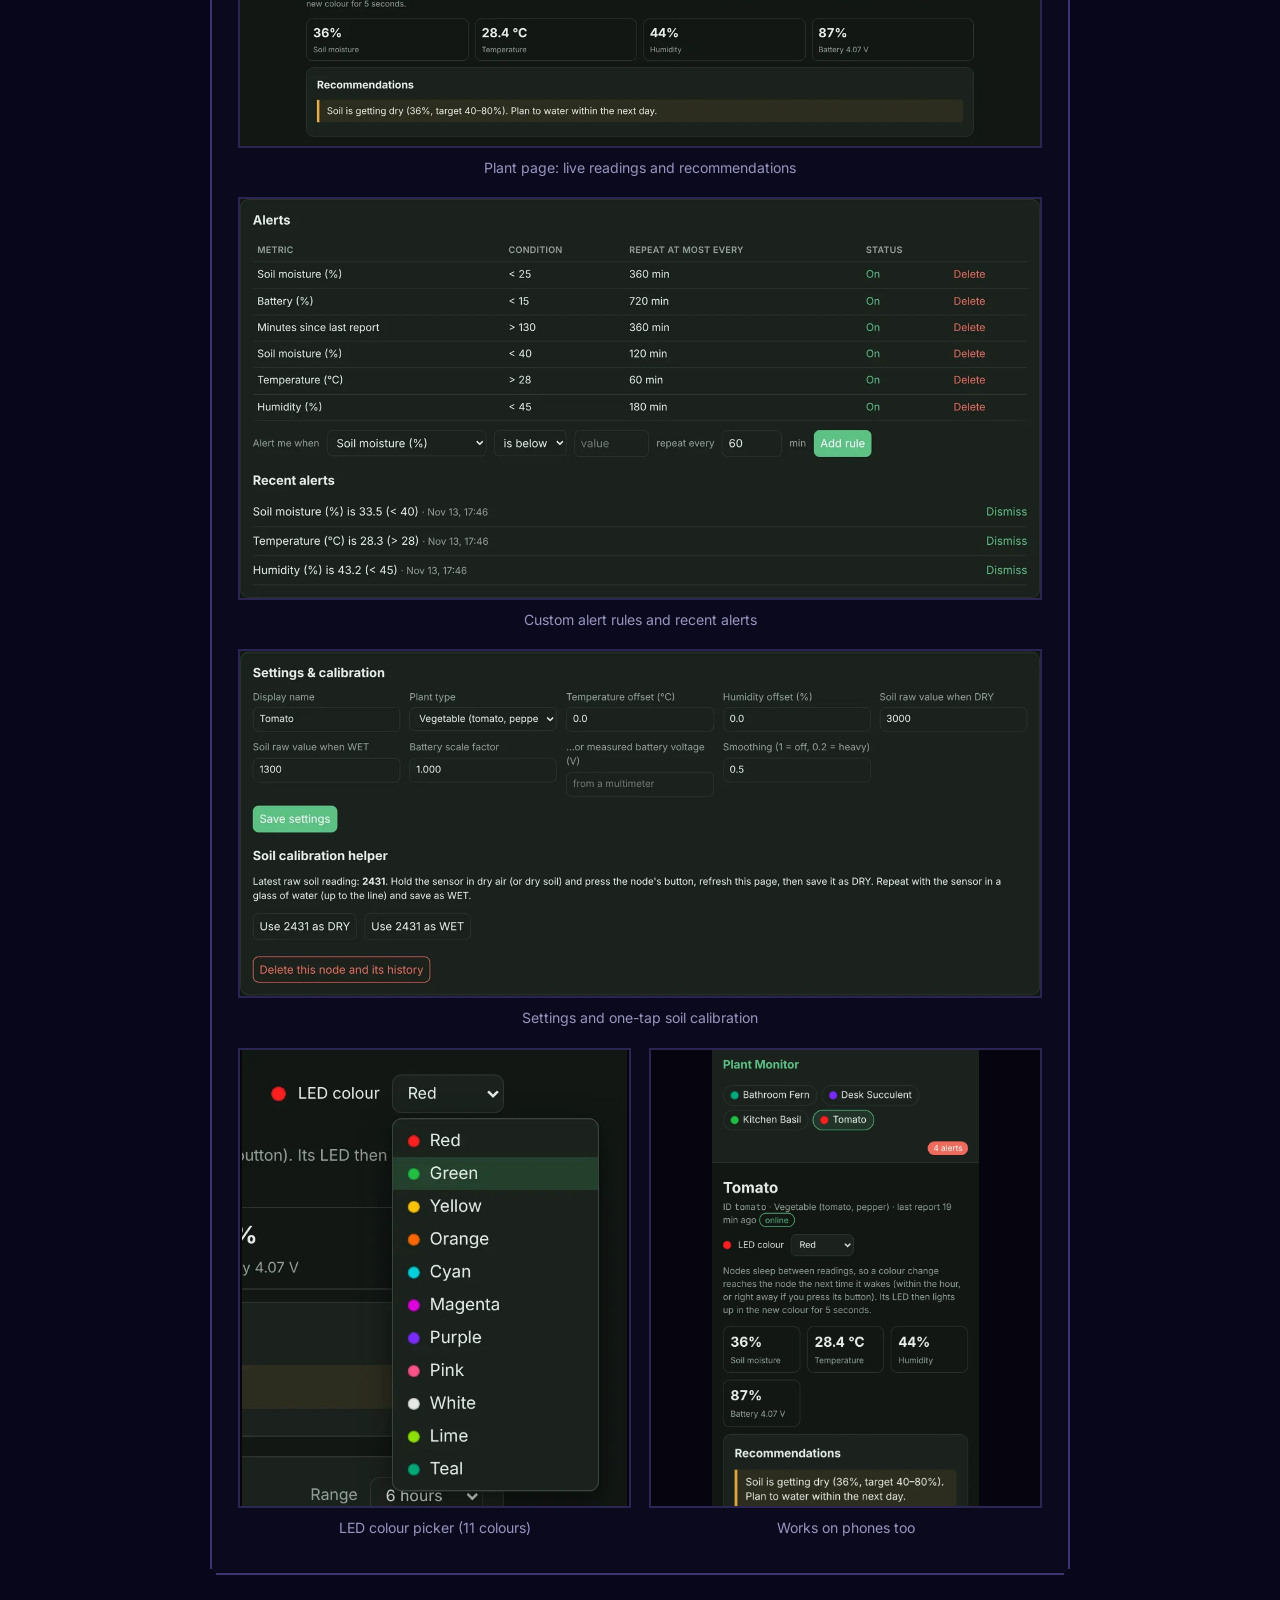
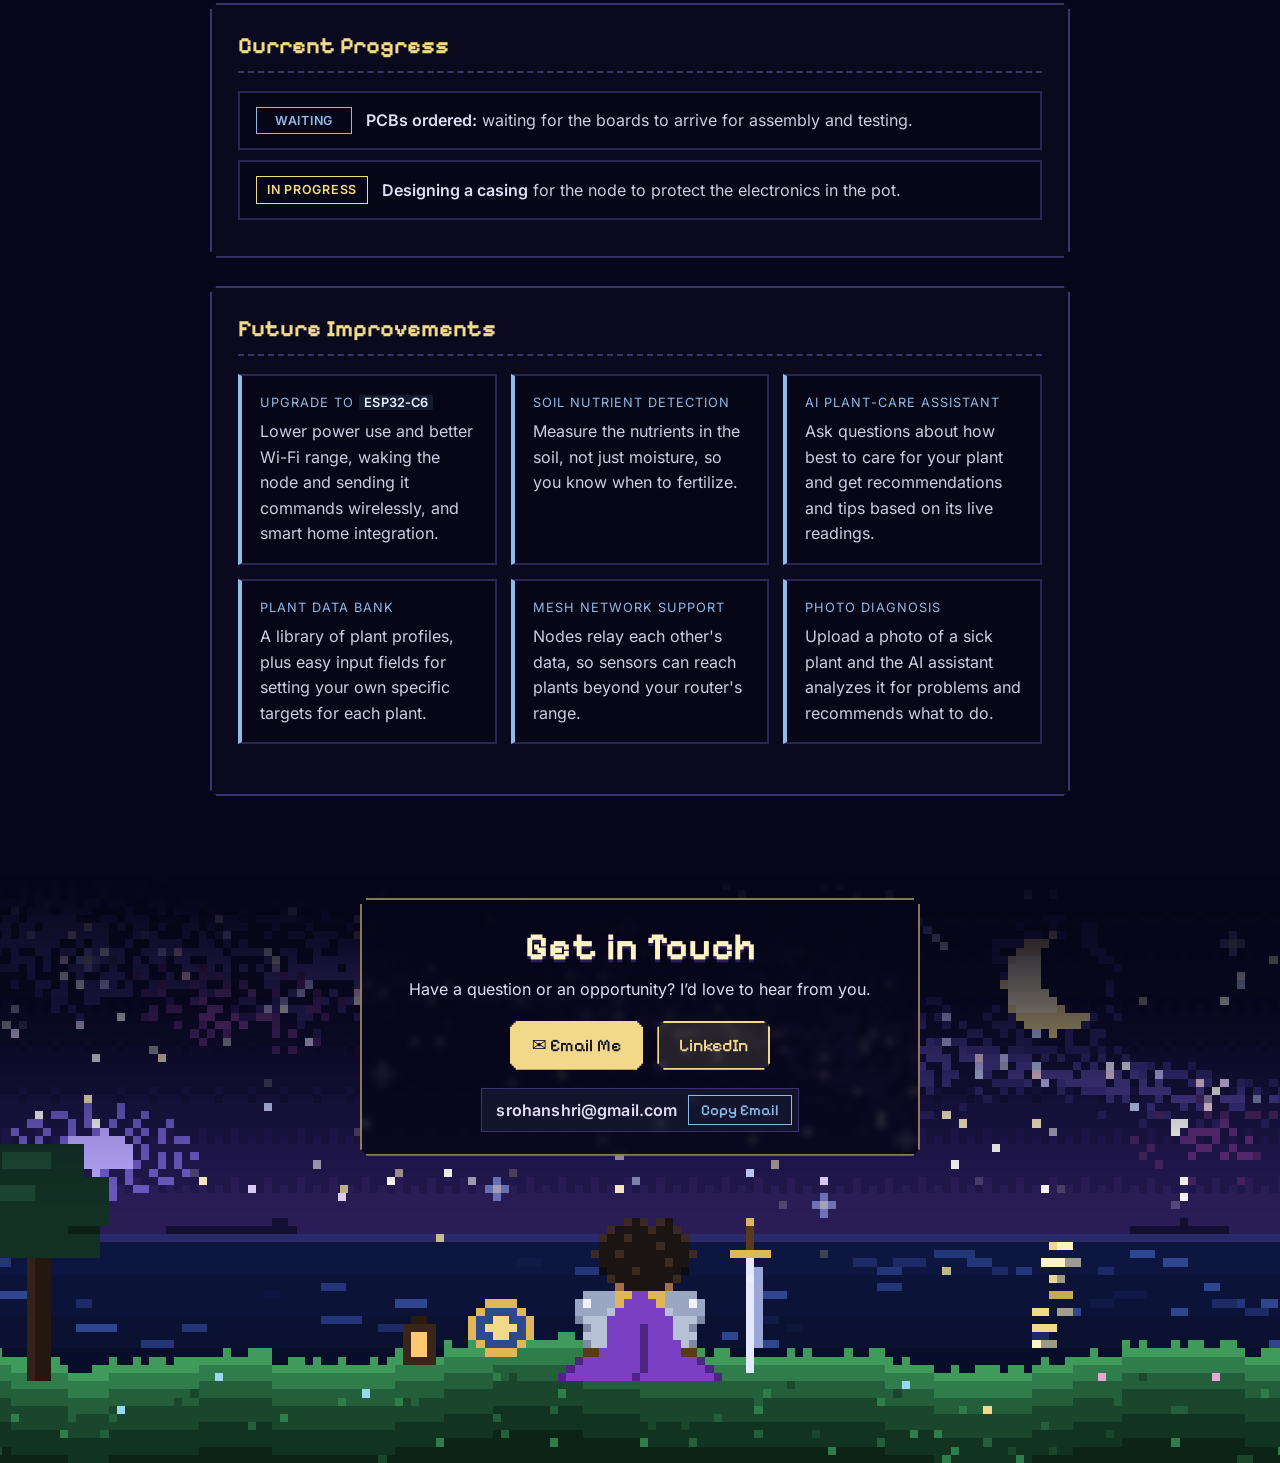
<file: soilnode.html>
<!DOCTYPE html>
<html lang="en">
<head>
  <meta charset="UTF-8">
  <meta name="viewport" content="width=device-width, initial-scale=1.0">
  <title>Soil Node | Rohan Shrivastava</title>
  <link rel="stylesheet" href="css/theme.css?v=20261126-2050">
</head>
<body>

  <!-- ===================================================================
       BANNER
       The hero standing guard (assets/project-scene.svg, drawn by
       tools/generate_art.py) with this page's title in the sky above him.
       =================================================================== -->
  <header class="page-hero">
    <img class="page-hero__scene" src="assets/project-scene.svg?v=20261126-2050"
         alt="Pixel art of the armored hero standing in a meadow at night, hands resting on his sword">
    <nav class="page-hero__nav">
      <a class="back-link" href="index.html">← Back to the Quest Log</a>
    </nav>
    <div class="page-hero__title">
      <h1 class="project__title">Soil Node</h1>
      <p class="project__subtitle">Battery-Powered Plant Monitor</p>
    </div>
  </header>


  <main class="project">

    <!-- OVERVIEW: demo video on top, summary below.
         The video is media/soilnode/demo.mp4 (poster: demo-poster.jpg);
         to update it, replace those files with the same names. -->
    <section class="section panel">
      <h2>Overview</h2>
      <video class="video" src="media/soilnode/demo.mp4" poster="media/soilnode/demo-poster.jpg" controls playsinline preload="metadata"></video>
      <p class="lead">Soil Node is a small IoT device that monitors the soil moisture, air temperature, and humidity around your plants, to help them grow better with less effort.</p>
      <div class="fact-grid">
        <div class="fact"><span class="fact__value">1×/hr</span><span class="fact__label">readings</span></div>
        <div class="fact"><span class="fact__value">5 s</span><span class="fact__label">sampling session</span></div>
        <div class="fact"><span class="fact__value">~3 mo</span><span class="fact__label">battery life on 1&nbsp;Ah</span></div>
        <div class="fact"><span class="fact__value">Wi-Fi</span><span class="fact__label">to a Python server</span></div>
      </div>
      <h3 class="subhead">How it works</h3>
      <ul class="point-list">
        <li><strong>Sense:</strong> once an hour, the node wakes up and samples soil moisture, air temperature, humidity, and battery voltage for 5 seconds, then goes back to sleep.</li>
        <li><strong>Send:</strong> it sends the readings over Wi-Fi to a Python web server.</li>
        <li><strong>Process:</strong> the server timestamps each reading, takes the median of the 5-second session, and smooths the results with an adjustable moving average.</li>
        <li><strong>Plot:</strong> three graphs show changes over time: temperature and humidity, soil moisture, and battery level.</li>
        <li><strong>Recommend:</strong> each node is assigned the type of plant it's monitoring, from a cactus to a tropical fern, and the server gives care recommendations to match.</li>
        <li><strong>Battery life:</strong> about 3 months on a power source with 1&nbsp;Ah (1000&nbsp;mAh) capacity.</li>
      </ul>
    </section>

    <!-- HARDWARE: description on the left, breadboard and schematic stacked
         on the right, PCB design photos below -->
    <section class="section panel">
      <h2>Hardware</h2>
      <div class="split split--reverse split--top">
        <div class="split__media image-stack">
          <figure>
            <a class="zoom" href="media/soilnode/breadboard.jpeg" target="_blank">
              <img class="framed" src="media/soilnode/breadboard.jpeg" alt="Soil Node breadboard prototype">
            </a>
            <figcaption>Breadboard Prototype</figcaption>
          </figure>
          <figure>
            <a class="zoom" href="media/soilnode/schematic.png" target="_blank">
              <img class="framed" src="media/soilnode/schematic.png" alt="Soil Node schematic">
            </a>
            <figcaption>Schematic</figcaption>
          </figure>
        </div>
        <div class="split__text">
          <p>I designed the node in KiCad around an <span class="part">ESP32-C3</span>, which offers good power efficiency, a small size, and built-in Wi-Fi. It was the starting point because no <span class="part">ESP32-C6</span> boards were available for most of the development (the C6 upgrade is listed under Future Improvements).</p>
          <ul class="point-list">
            <li><strong>Soil moisture:</strong> a capacitive soil moisture sensor (v2.0) on an analog input.</li>
            <li><strong>Air temperature and humidity:</strong> AHT20 over I²C.</li>
            <li><strong>RGB LED and button:</strong> for telling nodes apart, pairing, and sending readings outside the hourly schedule.</li>
            <li><strong>Power:</strong> a 2S NiMH pack (2.4&nbsp;V, 1&nbsp;Ah) or a lithium polymer (LiPo) battery, boosted to a stable 5&nbsp;V rail by an MT3608 boost converter.</li>
          </ul>
          <p>Before committing to a PCB, I wired the full circuit on a breadboard to check the sensor readings, I²C communication, LED and button behavior, and soil probe calibration, and to fix wiring issues while changes were still cheap.</p>
        </div>
      </div>

      <h3 class="subhead">PCB Design</h3>
      <div class="image-pair">
        <figure>
          <a class="zoom" href="media/soilnode/pcb-3d-view.png" target="_blank">
            <img class="framed" src="media/soilnode/pcb-3d-view.png" alt="Soil Node PCB 3D view">
          </a>
          <figcaption>3D View</figcaption>
        </figure>
        <figure>
          <a class="zoom" href="media/soilnode/pcb-layout.png" target="_blank">
            <img class="framed" src="media/soilnode/pcb-layout.png" alt="Soil Node PCB layout">
          </a>
          <figcaption>PCB Layout</figcaption>
        </figure>
      </div>
      <p>I designed a custom PCB that carries a surface-mount <span class="part">ESP32-C3</span> and the MT3608 boost converter. A smaller button and RGB LED board and a custom AHT20 sensor board plug in through male header connectors, so parts are easy to replace or upgrade to better sensors.</p>
    </section>

    <!-- FEATURES: screenshots live in media/soilnode/ (portal-*, led-*, server-*) -->
    <section class="section panel">
      <h2>Features</h2>
      <h3 class="subhead">1. Wi-Fi Setup Portal</h3>
      <p>No code changes are needed to set up a node. On first boot it opens its own hotspot, your phone shows a setup page, and you choose your Wi-Fi network, the server address, and a node ID. The node then saves the settings and joins your network.</p>
      <div class="phone-row">
        <figure class="shot">
          <a class="zoom" href="media/soilnode/portal-1-join.webp" target="_blank">
            <img class="framed" src="media/soilnode/portal-1-join.webp" alt="Phone Wi-Fi settings showing the PlantMonitor-D35A hotspot" loading="lazy">
          </a>
          <figcaption>1. Join the node's hotspot</figcaption>
        </figure>
        <figure class="shot">
          <a class="zoom" href="media/soilnode/portal-2-menu.webp" target="_blank">
            <img class="framed" src="media/soilnode/portal-2-menu.webp" alt="Plant Monitor setup page with Configure WiFi button" loading="lazy">
          </a>
          <figcaption>2. Setup page opens</figcaption>
        </figure>
        <figure class="shot">
          <a class="zoom" href="media/soilnode/portal-3-networks.webp" target="_blank">
            <img class="framed" src="media/soilnode/portal-3-networks.webp" alt="List of nearby Wi-Fi networks (names hidden)" loading="lazy">
          </a>
          <figcaption>3. Pick your network</figcaption>
        </figure>
        <figure class="shot">
          <a class="zoom" href="media/soilnode/portal-4-settings.webp" target="_blank">
            <img class="framed" src="media/soilnode/portal-4-settings.webp" alt="Fields for server URL and node ID" loading="lazy">
          </a>
          <figcaption>4. Server URL and node ID</figcaption>
        </figure>
        <figure class="shot">
          <a class="zoom" href="media/soilnode/portal-5-saving.webp" target="_blank">
            <img class="framed" src="media/soilnode/portal-5-saving.webp" alt="Saving credentials and connecting message" loading="lazy">
          </a>
          <figcaption>5. Saved, joining Wi-Fi</figcaption>
        </figure>
      </div>
      <p class="source-note">Neighbouring Wi-Fi network names are blurred for privacy.</p>

      <h3 class="subhead">2. LED Colour Switching</h3>
      <p>Each node has an RGB LED so you can tell your plants apart at a glance. Pick a new colour on the dashboard, and the node picks it up the next time it wakes (within the hour, or right away if you press its button), then lights up in the new colour for 5 seconds.</p>
      <div class="image-pair">
        <figure class="shot">
          <a class="zoom" href="media/soilnode/led-magenta.webp" target="_blank">
            <img class="framed" src="media/soilnode/led-magenta.webp" alt="Node One dashboard with the LED colour set to magenta" loading="lazy">
          </a>
          <figcaption>Node colour: Magenta</figcaption>
        </figure>
        <figure class="shot">
          <a class="zoom" href="media/soilnode/led-orange.webp" target="_blank">
            <img class="framed" src="media/soilnode/led-orange.webp" alt="Node One dashboard after switching the LED colour to orange" loading="lazy">
          </a>
          <figcaption>Switched to Orange</figcaption>
        </figure>
      </div>

      <h3 class="subhead">3. Server Dashboard</h3>
      <p>Every node reports to a small web server that stores its readings, draws history charts, gives care recommendations for the plant type, and raises alerts when something drifts out of range.</p>
      <div class="shot-grid">
        <figure class="shot">
          <a class="zoom" href="media/soilnode/server-all-plants.webp" target="_blank">
            <img class="framed" src="media/soilnode/server-all-plants.webp" alt="Plant Monitor overview showing four plants with soil, temperature, humidity, battery, and recommendations" loading="lazy">
          </a>
          <figcaption>All plants at a glance, with status and tips</figcaption>
        </figure>
        <figure class="shot">
          <a class="zoom" href="media/soilnode/server-history.webp" target="_blank">
            <img class="framed" src="media/soilnode/server-history.webp" alt="History charts of temperature, humidity, battery, and soil moisture over six hours" loading="lazy">
          </a>
          <figcaption>History charts: climate, battery, and soil moisture</figcaption>
        </figure>
        <figure class="shot shot--wide">
          <a class="zoom" href="media/soilnode/server-plant-detail.webp" target="_blank">
            <img class="framed" src="media/soilnode/server-plant-detail.webp" alt="Tomato plant page with live readings and a watering recommendation" loading="lazy">
          </a>
          <figcaption>Plant page: live readings and recommendations</figcaption>
        </figure>
        <figure class="shot shot--wide">
          <a class="zoom" href="media/soilnode/server-alerts.webp" target="_blank">
            <img class="framed" src="media/soilnode/server-alerts.webp" alt="Alert rules table with thresholds and recent alerts" loading="lazy">
          </a>
          <figcaption>Custom alert rules and recent alerts</figcaption>
        </figure>
        <figure class="shot shot--wide">
          <a class="zoom" href="media/soilnode/server-settings.webp" target="_blank">
            <img class="framed" src="media/soilnode/server-settings.webp" alt="Settings and soil calibration helper" loading="lazy">
          </a>
          <figcaption>Settings and one-tap soil calibration</figcaption>
        </figure>
        <figure class="shot shot--tall">
          <a class="zoom" href="media/soilnode/server-led-picker.webp" target="_blank">
            <img class="framed" src="media/soilnode/server-led-picker.webp" alt="Dropdown of LED colours" loading="lazy">
          </a>
          <figcaption>LED colour picker (11 colours)</figcaption>
        </figure>
        <figure class="shot shot--tall">
          <a class="zoom" href="media/soilnode/server-mobile.webp" target="_blank">
            <img class="framed" src="media/soilnode/server-mobile.webp" alt="Plant page on a phone screen" loading="lazy">
          </a>
          <figcaption>Works on phones too</figcaption>
        </figure>
      </div>

    </section>

    <!-- Current progress: update the items as the build moves along -->
    <section class="section panel">
      <h2>Current Progress</h2>
      <ul class="status-list">
        <li><span class="status-pill">Waiting</span><span><strong>PCBs ordered:</strong> waiting for the boards to arrive for assembly and testing.</span></li>
        <li><span class="status-pill status-pill--active">In progress</span><span><strong>Designing a casing</strong> for the node to protect the electronics in the pot.</span></li>
      </ul>
    </section>

    <!-- Future improvements -->
    <section class="section panel">
      <h2>Future Improvements</h2>
      <div class="spec-grid spec-grid--3">
        <div class="spec">
          <span class="spec__label">Upgrade to <span class="part">ESP32-C6</span></span>
          <p>Lower power use and better Wi-Fi range, waking the node and sending it commands wirelessly, and smart home integration.</p>
        </div>
        <div class="spec">
          <span class="spec__label">Soil nutrient detection</span>
          <p>Measure the nutrients in the soil, not just moisture, so you know when to fertilize.</p>
        </div>
        <div class="spec">
          <span class="spec__label">AI plant-care assistant</span>
          <p>Ask questions about how best to care for your plant and get recommendations and tips based on its live readings.</p>
        </div>
        <div class="spec">
          <span class="spec__label">Plant data bank</span>
          <p>A library of plant profiles, plus easy input fields for setting your own specific targets for each plant.</p>
        </div>
        <div class="spec">
          <span class="spec__label">Mesh network support</span>
          <p>Nodes relay each other's data, so sensors can reach plants beyond your router's range.</p>
        </div>
        <div class="spec">
          <span class="spec__label">Photo diagnosis</span>
          <p>Upload a photo of a sick plant and the AI assistant analyzes it for problems and recommends what to do.</p>
        </div>
      </div>
    </section>

  </main>


  <!-- ===================================================================
       CONTACT (same block as on the homepage)
       Full-width scene: the same hero, now seen from behind, looking out
       at the ocean and the night sky (assets/contact-scene.svg).
       The email button opens a Gmail draft addressed to me; "Copy" copies
       the address (handled in js/main.js).
       =================================================================== -->
  <footer class="contact" id="contact">
    <img class="contact__scene" src="assets/contact-scene.svg?v=20261126-2050"
         alt="Pixel art of the armored hero seen from behind, sitting on the cliff and looking out at the ocean, the moon, and the stars">

    <div class="contact__card panel">
      <h2 class="contact__title">Get in Touch</h2>
      <p class="contact__text">Have a question or an opportunity? I’d love to hear from you.</p>

      <div class="contact__buttons">
        <a class="button button--solid"
           href="https://mail.google.com/mail/?view=cm&amp;fs=1&amp;to=srohanshri@gmail.com"
           target="_blank" rel="noopener">✉ Email Me</a>
        <a class="button" href="https://linkedin.com/in/rohan-shrivastava456" target="_blank" rel="noopener">LinkedIn</a>
      </div>

      <div class="contact__email">
        <span class="contact__address">srohanshri@gmail.com</span>
        <button class="contact__copy" type="button" data-copy="srohanshri@gmail.com">Copy Email</button>
      </div>
      <span class="visually-hidden" id="copy-status" aria-live="polite"></span>
    </div>
  </footer>

  <script src="js/main.js?v=20261126-2050"></script>
</body>
</html>
</file>
<file: css/theme.css>
/* ==========================================================================
   Rohan Shrivastava — Engineering Portfolio
   Pixel Fantasy theme (shared by every page)

   Contents
     1. Fonts
     2. Design tokens (colors, fonts, the pixel-corner shape)
     3. Base page + starry background
     4. Shared building blocks (panels, buttons, chips, framed images)
     5. Homepage: hero banner
     6. Homepage: intro panel (6b: Guild Record / past experience)
     7. Homepage: Quest Log cards (7b: Chronicles / LinkedIn posts)
     8. Homepage: contact scene
     9. Project pages
    10. RU HART extension link
    11. Responsive layout
    12. Reduced motion

   Tip: most colors live in section 2 — change them there and the whole
   site follows.
   ========================================================================== */


/* 1. Fonts ---------------------------------------------------------------
   Pixelify Sans = pixel-style headings. Inter = everything people read.
   Both are bundled in /fonts so the site never depends on Google Fonts. */
@font-face { font-family: "Pixelify Sans"; font-weight: 500; font-display: swap; src: url("../fonts/pixelify-500.woff2") format("woff2"); }
@font-face { font-family: "Pixelify Sans"; font-weight: 700; font-display: swap; src: url("../fonts/pixelify-700.woff2") format("woff2"); }
@font-face { font-family: "Inter"; font-weight: 400; font-display: swap; src: url("../fonts/inter-400.woff2") format("woff2"); }
@font-face { font-family: "Inter"; font-weight: 600; font-display: swap; src: url("../fonts/inter-600.woff2") format("woff2"); }


/* 2. Design tokens ------------------------------------------------------- */
:root {
  /* text */
  --color-heading: #fff3c4;   /* pale moonlight: big headings */
  --color-text: #e2def5;      /* body copy */
  --color-text-soft: #cdcde4; /* card descriptions */
  --color-muted: #9896be;     /* captions, small labels */

  /* accents */
  --color-gold: #f2d98a;      /* primary accent: buttons, card titles */
  --color-gold-glow: rgba(242, 217, 138, 0.12);
  --color-sky: #8fbbe8;       /* links */
  --color-rose: #e9a6d8;      /* quest tags */

  /* surfaces */
  --color-night: #07061a;     /* page background (matches bottom of hero) */
  --color-panel: rgba(12, 10, 32, 0.82);
  --color-image-bg: #05040f;
  --color-border: #3b3470;
  --color-border-soft: #2a2552;

  /* fonts */
  --font-pixel: "Pixelify Sans", "Inter", system-ui, sans-serif;
  --font-body: "Inter", system-ui, -apple-system, "Segoe UI", sans-serif;

  /* Fades used where a pixel scene meets the page. Many small steps make the
     fade ease in and out, so there is no visible edge. */
  --fade-out-bottom: linear-gradient(180deg,
    #000 0%, #000 40%, rgba(0, 0, 0, 0.94) 48%, rgba(0, 0, 0, 0.84) 56%, rgba(0, 0, 0, 0.68) 64%,
    rgba(0, 0, 0, 0.5) 72%, rgba(0, 0, 0, 0.32) 80%, rgba(0, 0, 0, 0.17) 88%, rgba(0, 0, 0, 0.06) 95%, transparent 100%);
  --fade-in-top: linear-gradient(0deg,
    #000 0%, #000 40%, rgba(0, 0, 0, 0.94) 48%, rgba(0, 0, 0, 0.84) 56%, rgba(0, 0, 0, 0.68) 64%,
    rgba(0, 0, 0, 0.5) 72%, rgba(0, 0, 0, 0.32) 80%, rgba(0, 0, 0, 0.17) 88%, rgba(0, 0, 0, 0.06) 95%, transparent 100%);

  /* stepped "pixel" corners used on panels and buttons */
  --pixel-corners: polygon(
    6px 0, calc(100% - 6px) 0, calc(100% - 6px) 2px, calc(100% - 4px) 2px, calc(100% - 4px) 4px,
    calc(100% - 2px) 4px, calc(100% - 2px) 6px, 100% 6px, 100% calc(100% - 6px),
    calc(100% - 2px) calc(100% - 6px), calc(100% - 2px) calc(100% - 4px), calc(100% - 4px) calc(100% - 4px),
    calc(100% - 4px) calc(100% - 2px), calc(100% - 6px) calc(100% - 2px), calc(100% - 6px) 100%,
    6px 100%, 6px calc(100% - 2px), 4px calc(100% - 2px), 4px calc(100% - 4px), 2px calc(100% - 4px),
    2px calc(100% - 6px), 0 calc(100% - 6px), 0 6px, 2px 6px, 2px 4px, 4px 4px, 4px 2px, 6px 2px);
}


/* 3. Base page + starry background --------------------------------------- */
* { box-sizing: border-box; }

/* clip anything decorative that reaches past the screen edges,
   so the page never scrolls sideways */
html { background: var(--color-night); overflow-x: hidden; overflow-x: clip; }

body {
  margin: 0;
  min-height: 100vh;
  font-family: var(--font-body);
  line-height: 1.65;
  color: var(--color-text);
  overflow-x: hidden;
  overflow-x: clip;
  /* soft nebula glows over a deep night gradient */
  background:
    radial-gradient(900px 600px at 8% 30%, rgba(122, 58, 140, 0.20), transparent 70%),
    radial-gradient(800px 600px at 92% 55%, rgba(47, 106, 140, 0.18), transparent 70%),
    radial-gradient(900px 700px at 40% 95%, rgba(92, 44, 117, 0.18), transparent 70%),
    linear-gradient(180deg, #07061a 0%, #0a0820 50%, #0e0b29 100%);
  background-attachment: fixed;
}

/* Layer 1: repeating pixel star tile (assets/starfield.svg, made by tools/generate_art.py) */
body::before,
body::after {
  content: "";
  position: fixed;
  inset: 0;
  z-index: 0;
  pointer-events: none;
}
body::before {
  background: url("../assets/starfield.svg?v=20261126-2050") repeat;
  background-size: 360px 360px;
  opacity: 0.9;
}
/* Layer 2: same tile, larger and slowly drifting, for a sense of depth */
body::after {
  background: url("../assets/starfield.svg?v=20261126-2050") repeat;
  background-size: 720px 720px;
  background-position: 180px 90px;
  opacity: 0.35;
  animation: drift 160s linear infinite;
}
@keyframes drift { to { background-position: 900px 450px; } }

a { color: var(--color-sky); text-decoration: none; }
a:hover { text-decoration: underline; }
img { max-width: 100%; }

.pixel { font-family: var(--font-pixel); font-weight: 500; letter-spacing: 0.02em; }


/* 4. Shared building blocks ---------------------------------------------- */

/* Panel: dark glass box with a slim border and pixel corners */
.panel {
  position: relative;
  z-index: 1;
  background: var(--color-panel);
  border: 2px solid var(--color-border);
  clip-path: var(--pixel-corners);
  backdrop-filter: blur(2px);
}

/* Button: moonlight-gold outline that fills on hover */
.button {
  display: inline-block;
  padding: 10px 18px;
  font-family: var(--font-pixel);
  font-weight: 500;
  font-size: 1rem;
  line-height: 1.2;
  color: var(--color-gold);
  background: var(--color-gold-glow);
  border: 2px solid var(--color-gold);
  clip-path: var(--pixel-corners);
  text-decoration: none;
  transition: background 0.15s ease, color 0.15s ease;
}
.button:hover { background: var(--color-gold); color: #14102e; text-decoration: none; }

/* Filled variant for the main call to action */
.button--solid { color: #14102e; background: var(--color-gold); }
.button--solid:hover { background: #fff3c4; }

/* Hidden visually but still read by screen readers */
.visually-hidden {
  position: absolute !important;
  width: 1px; height: 1px;
  overflow: hidden;
  clip: rect(0 0 0 0);
  white-space: nowrap;
}

/* Skill tag */
.chip-list { display: flex; flex-wrap: wrap; gap: 7px; justify-content: center; }
.chip {
  padding: 3px 10px;
  font-size: 0.78rem;
  font-weight: 600;
  white-space: nowrap;
  color: #dfe6ff;
  background: rgba(143, 187, 232, 0.07);
  border: 1px solid var(--color-border);
}

/* Image with a thin frame; .zoom links open the full-size image */
.framed { display: block; width: 100%; height: auto; background: var(--color-image-bg); border: 2px solid var(--color-border-soft); }
.zoom { display: block; }
.zoom:hover .framed { border-color: var(--color-gold); }


/* 5. Homepage: hero banner ------------------------------------------------ */
.hero {
  position: relative;
  z-index: 1;
  height: min(46vw, 640px);
  min-height: 440px;
  overflow: hidden;
}

/* The pixel scene (assets/hero-scene.svg). object-position keeps the
   hero and cliff in view when the screen is narrower than the image. */
.hero__scene {
  position: absolute;
  inset: 0;
  width: 100%;
  height: 100%;
  object-fit: cover;
  object-position: 38% 100%;
}

/* Fade the bottom of the scene to transparent, so the page's stars and
   nebula glow show through and the banner melts into the rest of the page */
.hero__scene {
  -webkit-mask-image: var(--fade-out-bottom);
          mask-image: var(--fade-out-bottom);
}

.hero__title {
  position: absolute;
  top: 6%;
  left: 0;
  right: 0;
  z-index: 2;
  padding: 0 16px;
  text-align: center;
}
/* dark glow behind the title so it stays readable over the stars */
.hero__title::before {
  content: "";
  position: absolute;
  z-index: -1;
  left: 50%;
  top: 50%;
  width: min(820px, 98vw);
  height: 200%;
  transform: translate(-50%, -50%);
  background: radial-gradient(ellipse at center, rgba(5, 4, 15, 0.78) 0%, rgba(5, 4, 15, 0.5) 45%, rgba(5, 4, 15, 0) 72%);
}

/* "Engineering Portfolio" ribbon above the name */
.hero__eyebrow {
  display: inline-flex;
  align-items: center;
  gap: 14px;
  padding: 6px 18px;
  font-family: var(--font-pixel);
  font-weight: 700;
  font-size: clamp(1rem, 1.8vw, 1.45rem);
  letter-spacing: 0.22em;
  text-transform: uppercase;
  color: var(--color-gold);
  background: rgba(10, 8, 30, 0.75);
  border: 2px solid rgba(242, 217, 138, 0.55);
  clip-path: var(--pixel-corners);
  text-shadow: 0 2px 0 #05040f;
}
.hero__eyebrow .spark { color: #fff3c4; letter-spacing: 0; }

.hero__name {
  margin: 14px 0 0;
  font-family: var(--font-pixel);
  font-weight: 700;
  font-size: clamp(2.2rem, 5.6vw, 4.6rem);
  line-height: 1.05;
  color: var(--color-heading);
  text-shadow: 0 4px 0 #2a1d57, 0 0 24px rgba(242, 217, 138, 0.25);
}
.hero__tagline {
  margin-top: 12px;
  font-family: var(--font-pixel);
  font-weight: 500;
  font-size: clamp(0.9rem, 1.3vw, 1.15rem);
  color: #e6e2f8;
  text-shadow: 0 2px 0 #05040f;
}


/* 6. Homepage: intro panel ----------------------------------------------- */
.page {
  position: relative;
  z-index: 1;
  max-width: 1150px;
  margin: 0 auto;
  padding: 24px 24px 40px;
}

.intro {
  display: flex;
  align-items: center;
  gap: 32px;
  max-width: 940px;
  margin: 0 auto 40px;
  padding: 28px 30px;
}
.intro__portrait { flex-shrink: 0; text-align: center; }
.intro__portrait img {
  display: block;
  width: 160px;
  height: 160px;
  object-fit: cover;
  border: 2px solid var(--color-gold);
  clip-path: var(--pixel-corners);
}
.intro__label { display: block; margin-top: 10px; font-size: 0.85rem; color: var(--color-gold); }
.intro p { margin: 0 0 14px; font-size: 1.05rem; line-height: 1.75; }


/* 6b. Homepage: Guild Record (past experience) ----------------------------
   Same width and style as the intro panel. */
.experience-section { margin-bottom: 48px; }
.experience {
  display: flex;
  align-items: flex-start;
  gap: 26px;
  max-width: 940px;
  margin: 0 auto 20px;
  padding: 24px 30px;
}
/* company logo on a light tile (most logos are made for white backgrounds) */
.experience__logo {
  flex-shrink: 0;
  width: 96px;
  height: 96px;
  padding: 10px;
  object-fit: contain;
  background: #ffffff;
  border: 2px solid var(--color-border);
  clip-path: var(--pixel-corners);
}
.experience__body { flex: 1; min-width: 0; }
.experience__header {
  display: flex;
  flex-wrap: wrap;
  align-items: baseline;
  justify-content: space-between;
  gap: 6px 20px;
  padding-bottom: 12px;
  margin-bottom: 14px;
  border-bottom: 2px dashed var(--color-border);
}
.experience__role {
  margin: 0;
  font-family: var(--font-pixel);
  font-weight: 700;
  font-size: 1.4rem;
  line-height: 1.25;
  color: var(--color-gold);
}
.experience__org { margin-top: 2px; font-size: 1.05rem; color: var(--color-sky); }
.experience__dates {
  padding: 3px 10px;
  font-size: 0.95rem;
  color: var(--color-rose);
  border: 1px solid var(--color-border);
  white-space: nowrap;
}
.experience__points { margin: 0; padding: 0; list-style: none; }
.experience__points li {
  position: relative;
  margin-bottom: 10px;
  padding-left: 22px;
  line-height: 1.7;
  color: var(--color-text-soft);
}
.experience__points li:last-child { margin-bottom: 0; }
/* small gold pixel diamond as the bullet */
.experience__points li::before {
  content: "";
  position: absolute;
  left: 4px;
  top: 0.62em;
  width: 7px;
  height: 7px;
  background: var(--color-gold);
  transform: rotate(45deg);
}


/* 7. Homepage: Quest Log cards ------------------------------------------- */
.section-title {
  margin: 0 0 6px;
  font-family: var(--font-pixel);
  font-weight: 700;
  font-size: 2rem;
  text-align: center;
  color: var(--color-heading);
}
.section-subtitle { margin: 0 0 32px; text-align: center; color: var(--color-muted); }

/* Three cards per row; cards in the same row stretch to the same height */
.quest-grid {
  display: grid;
  grid-template-columns: repeat(3, 1fr);
  gap: 26px;
  align-items: stretch;
}

.quest-card {
  display: flex;
  flex-direction: column;
  padding: 22px;
  cursor: pointer;
  transition: border-color 0.2s ease, transform 0.2s ease;
}
.quest-card:hover { border-color: var(--color-gold); transform: translateY(-4px); }

/* The title link stretches over the whole card, so clicking anywhere opens the project */
.quest-card__link { color: inherit; }
.quest-card__link:hover { text-decoration: none; }
.quest-card__link::after { content: ""; position: absolute; inset: 0; }
.quest-card__link:focus-visible { outline: none; }
.quest-card__link:focus-visible::after { outline: 2px solid var(--color-gold); outline-offset: -6px; }

.quest-card__tag { font-size: 0.85rem; color: var(--color-rose); }
.quest-card__title {
  margin: 4px 0 2px;
  font-family: var(--font-pixel);
  font-weight: 700;
  font-size: 1.6rem;
  line-height: 1.2;
  color: var(--color-gold);
}
.quest-card__subtitle {
  margin: 10px 0 0;
  font-family: var(--font-pixel);
  font-weight: 500;
  font-size: 1.05rem;
  line-height: 1.3;
  color: var(--color-text);
}
.quest-card__award { font-size: 0.9rem; color: var(--color-sky); }
/* "Started ..." / "Completed ..." lines */
.quest-card__dates {
  margin: 8px 0 0;
  line-height: 1.5;
  font-family: var(--font-pixel);
  font-weight: 500;
  font-size: 0.92rem;
  color: var(--color-muted);
}
.quest-card__dates time { color: var(--color-text); }
.quest-card__ongoing { color: #9be3a8; }
.quest-card__desc { margin: 10px 0 14px; min-height: 4.8em; font-size: 0.94rem; line-height: 1.6; color: var(--color-text-soft); }
.quest-card__desc--short { min-height: 3.2em; }

/* Fixed-height frame so every card image lines up; the whole image is always shown */
.quest-card__image {
  display: flex;
  align-items: center;
  justify-content: center;
  flex-shrink: 0;
  height: 210px;
  overflow: hidden;
  background: var(--color-image-bg);
  border: 2px solid var(--color-border-soft);
  transition: border-color 0.2s ease;
}
.quest-card__image img { display: block; max-width: 100%; max-height: 100%; }
.quest-card:hover .quest-card__image { border-color: var(--color-border); }

.quest-card__skills-label {
  display: block;
  margin: 16px 0 10px;
  font-size: 0.8rem;
  letter-spacing: 0.08em;
  text-transform: uppercase;
  text-align: center;
  color: var(--color-muted);
}

/* 7b. Homepage: Chronicles (LinkedIn posts) ------------------------------
   Same three-per-row grid and card style as the Quest Log. The title link
   stretches over the whole card, so clicking anywhere opens the post. */
.posts-section { margin-top: 64px; }
.post-grid {
  display: grid;
  grid-template-columns: repeat(3, 1fr);
  gap: 26px;
  align-items: stretch;
}
.post-card {
  display: flex;
  flex-direction: column;
  padding: 22px;
  cursor: pointer;
  transition: border-color 0.2s ease, transform 0.2s ease;
}
.post-card:hover { border-color: var(--color-gold); transform: translateY(-4px); }
.post-card__meta { display: flex; align-items: center; justify-content: space-between; gap: 12px; margin-bottom: 10px; }
/* small square "in" badge in LinkedIn blue */
.post-card__badge {
  display: inline-grid;
  place-items: center;
  width: 26px;
  height: 26px;
  font-family: var(--font-body);
  font-weight: 600;
  font-size: 0.95rem;
  color: #ffffff;
  background: #0a66c2;
  clip-path: var(--pixel-corners);
}
.post-card__badge--big { width: 56px; height: 56px; font-size: 1.8rem; margin: 6px auto 12px; }
.post-card__date { font-size: 0.95rem; color: var(--color-rose); }
.post-card__title {
  margin: 0 0 8px;
  font-family: var(--font-pixel);
  font-weight: 700;
  font-size: 1.3rem;
  line-height: 1.25;
  color: var(--color-gold);
}
.post-card__link { color: inherit; }
.post-card__link:hover { text-decoration: none; }
.post-card__link::after { content: ""; position: absolute; inset: 0; }
.post-card__link:focus-visible { outline: none; }
.post-card__link:focus-visible::after { outline: 2px solid var(--color-gold); outline-offset: -6px; }
.post-card__excerpt { margin: 0 0 14px; font-size: 0.94rem; line-height: 1.6; color: var(--color-text-soft); }
.post-card__image {
  display: flex;
  align-items: center;
  justify-content: center;
  height: 180px;
  margin-bottom: 14px;
  overflow: hidden;
  background: var(--color-image-bg);
  border: 2px solid var(--color-border-soft);
}
.post-card__image img { display: block; max-width: 100%; max-height: 100%; }
/* events without a LinkedIn post: not clickable, gold star badge */
.post-card--event { cursor: default; }
.post-card--event:hover { transform: none; border-color: var(--color-border); }
.post-card__badge--event { color: #14102e; background: var(--color-gold); font-size: 0.85rem; }
/* "photo coming soon" placeholder until a real image is added */
.post-card__image--placeholder {
  font-size: 0.95rem;
  color: var(--color-muted);
  border-style: dashed;
  background:
    repeating-linear-gradient(45deg, rgba(59, 52, 112, 0.18) 0 8px, transparent 8px 16px),
    var(--color-image-bg);
}
/* white background for logos made for light pages */
.post-card__image--light { background: #ffffff; }
.post-card__image--light img { max-height: 70%; }
.post-card__cta { margin-top: auto; font-size: 1.05rem; color: var(--color-sky); }
.post-card:hover .post-card__cta { color: var(--color-gold); }
/* the "See all my posts" card: centered */
.post-card--all { justify-content: center; text-align: center; }
.post-card--all .post-card__cta { margin-top: 4px; }


/* 8. Homepage: contact scene -------------------------------------------- */
.contact {
  position: relative;
  z-index: 1;
  /* grows with the screen width so the sky always has room for the card */
  height: clamp(560px, 46vw, 1200px);
  margin-top: 40px;
  overflow: hidden;
}

/* The back-view scene. Its top fades out exactly like the bottom of the
   banner fades in, so both ends of the page blend the same way.
   object-position keeps the hero in view on narrow screens. */
.contact__scene {
  position: absolute;
  inset: 0;
  width: 100%;
  height: 100%;
  object-fit: cover;
  object-position: 50% 100%;
  -webkit-mask-image: var(--fade-in-top);
          mask-image: var(--fade-in-top);
}

/* The contact card floats in the sky, above the hero */
.contact__card {
  position: absolute;
  top: 4%;
  left: 50%;
  transform: translateX(-50%);
  width: min(560px, calc(100% - 32px));
  padding: 26px 28px 22px;
  text-align: center;
  background: rgba(8, 6, 26, 0.84);
  border-color: rgba(242, 217, 138, 0.55);
  backdrop-filter: blur(3px);
}
.contact__title {
  margin: 0;
  font-family: var(--font-pixel);
  font-weight: 700;
  font-size: clamp(1.8rem, 3.2vw, 2.4rem);
  line-height: 1.1;
  color: var(--color-heading);
  text-shadow: 0 3px 0 #2a1d57;
}
.contact__text { margin: 8px 0 18px; color: var(--color-text); }
.contact__buttons { display: flex; flex-wrap: wrap; justify-content: center; gap: 14px; }
.contact__buttons .button { font-size: 1.1rem; padding: 12px 20px; }

/* My address typed out, with a "Copy Email" button beside it */
.contact__email {
  display: inline-flex;
  align-items: center;
  gap: 10px;
  margin-top: 18px;
  padding: 6px 6px 6px 14px;
  background: rgba(143, 187, 232, 0.07);
  border: 1px solid var(--color-border);
}
.contact__address { font-weight: 600; letter-spacing: 0.01em; color: var(--color-text); user-select: all; }
.contact__copy {
  padding: 5px 12px;
  font-family: var(--font-pixel);
  font-weight: 500;
  font-size: 0.95rem;
  color: var(--color-sky);
  background: transparent;
  border: 1px solid var(--color-sky);
  cursor: pointer;
  transition: background 0.15s ease, color 0.15s ease;
}
.contact__copy:hover { background: var(--color-sky); color: #0b0922; }
/* turns green for a moment after copying */
.contact__copy.is-copied { color: #0b0922; background: #9be3a8; border-color: #9be3a8; }


/* 9. Project pages ------------------------------------------------------- */

/* Banner: the hero standing guard (assets/project-scene.svg).
   The scene spans the full width at its natural shape, anchored to the bottom
   of the banner. His head is 36 of the scene's 66 rows above the bottom, i.e.
   36/160 = 22.5% of the width, so the title sits just above that line. The
   banner is only as tall as it needs to be for the link and title to fit. */
.page-hero {
  position: relative;
  z-index: 1;
  height: calc(22.5vw + 215px);
  overflow: hidden;
}
.page-hero__scene {
  position: absolute;
  left: 0;
  bottom: 0;
  width: 100%;
  height: auto;
  /* soft top edge (in case the banner is taller than the scene) and a
     short fade at the bottom; the last rows already match the page color */
  -webkit-mask-image: linear-gradient(180deg, transparent 0%, #000 10%, #000 92%, transparent 100%);
          mask-image: linear-gradient(180deg, transparent 0%, #000 10%, #000 92%, transparent 100%);
}
.page-hero__nav {
  position: absolute;
  top: 20px;
  left: 24px;
  z-index: 3;
  display: flex;
  flex-wrap: wrap;
  gap: 12px;
}
.page-hero__title {
  position: absolute;
  left: 0;
  right: 0;
  bottom: calc(22.5vw + 16px);   /* just above his head */
  z-index: 2;
  padding: 0 16px;
  text-align: center;
}
/* dark glow behind the title so it stays readable over the stars */
.page-hero__title::before {
  content: "";
  position: absolute;
  z-index: -1;
  left: 50%;
  top: 50%;
  width: min(860px, 98vw);
  height: 190%;
  transform: translate(-50%, -50%);
  background: radial-gradient(ellipse at center, rgba(5, 4, 15, 0.8) 0%, rgba(5, 4, 15, 0.5) 45%, rgba(5, 4, 15, 0) 72%);
}

/* "← Back to the Quest Log": a clear pixel tab in the top-left corner */
.back-link {
  display: inline-block;
  padding: 10px 18px;
  font-family: var(--font-pixel);
  font-weight: 700;
  font-size: 1.2rem;
  line-height: 1.2;
  color: var(--color-gold);
  background: rgba(8, 6, 26, 0.85);
  border: 2px solid rgba(242, 217, 138, 0.7);
  clip-path: var(--pixel-corners);
  transition: background 0.15s ease, color 0.15s ease;
}
.back-link:hover { color: #14102e; background: var(--color-gold); text-decoration: none; }

/* Page content below the banner */
.project {
  position: relative;
  z-index: 1;
  max-width: 900px;
  margin: 0 auto;
  padding: 0 20px 10px;
}

.project__title {
  margin: 0 0 10px;
  font-family: var(--font-pixel);
  font-weight: 700;
  font-size: clamp(2rem, 4.6vw, 3.2rem);
  line-height: 1.15;
  color: var(--color-heading);
  text-shadow: 0 3px 0 #2a1d57, 0 0 24px rgba(242, 217, 138, 0.25);
}
.project__subtitle {
  display: inline-block;
  margin: 2px 0 0;
  padding: 4px 14px;
  font-family: var(--font-pixel);
  font-weight: 500;
  font-size: clamp(1.1rem, 1.6vw, 1.4rem);
  color: #e6f0ff;
  background: rgba(8, 6, 26, 0.55);
  text-shadow: 0 2px 0 #05040f;
}

/* One content section on a project page */
.section { margin-bottom: 28px; padding: 26px; }
.section h2 {
  margin: 0 0 18px;
  padding-bottom: 10px;
  font-family: var(--font-pixel);
  font-weight: 700;
  font-size: 1.45rem;
  line-height: 1.3;
  color: var(--color-gold);
  border-bottom: 2px dashed var(--color-border);
}
.section p { margin: 0 0 1em; line-height: 1.75; color: var(--color-text-soft); }
.section p:last-child { margin-bottom: 0; }

/* Image beside text. Add .split--reverse to put the image on the right. */
.split { display: flex; align-items: center; gap: 26px; }
.split--reverse { flex-direction: row-reverse; }
.split__text { flex: 1; margin: 0; }
.split__media { flex-shrink: 0; width: 40%; }
.split__media--wide { width: 52%; }

/* Two images stacked vertically (used beside text) */
.image-stack { display: flex; flex-direction: column; gap: 14px; }

/* Two images side by side, captioned */
.image-pair { display: flex; gap: 20px; margin-bottom: 18px; }
.image-pair figure { flex: 1; margin: 0; }

figure { margin: 0; text-align: center; }
figcaption { margin-top: 8px; font-family: var(--font-body); font-weight: 500; font-size: 0.9rem; color: var(--color-muted); }

/* Image pair frames: same height, whole image visible */
.image-pair .framed { height: 340px; object-fit: contain; }

/* Narrow centered image (e.g. a portrait photo) */
.framed--narrow { max-width: 380px; margin: 0 auto 18px; }
.framed--spaced { margin-bottom: 18px; }

/* Videos */
.video { display: block; width: 100%; margin-bottom: 18px; background: #000; border: 2px solid var(--color-border-soft); }
.video--embed { position: relative; aspect-ratio: 16 / 9; margin-bottom: 8px; }
.video--embed iframe { position: absolute; inset: 0; width: 100%; height: 100%; border: 0; }
.section .video-link { margin: 0 0 6px; text-align: right; }
.video-placeholder {
  display: flex;
  flex-direction: column;
  align-items: center;
  justify-content: center;
  gap: 14px;
  width: 100%;
  aspect-ratio: 16 / 9;
  margin-bottom: 18px;
  font-family: var(--font-pixel);
  font-weight: 500;
  font-size: 1.05rem;
  color: var(--color-muted);
  background: var(--color-image-bg);
  border: 2px dashed var(--color-border);
}
.video-placeholder__icon {
  width: 0;
  height: 0;
  border-style: solid;
  border-width: 18px 0 18px 30px;
  border-color: transparent transparent transparent var(--color-gold);
}

/* Reading helpers for long project pages (used on clairvoyance.html) */
.section strong { color: var(--color-text); font-weight: 600; }
.section em { color: var(--color-text); }
.section code { font-size: 0.9em; color: var(--color-gold); }

/* A one-sentence summary at the top of a section */
.section .lead {
  margin-bottom: 20px;
  font-size: 1.15rem;
  line-height: 1.6;
  color: var(--color-heading);
}

/* Smaller heading inside a section */
.subhead {
  margin: 28px 0 14px;
  font-family: var(--font-body);
  font-weight: 700;
  font-size: 1.2rem;
  letter-spacing: 0.01em;
  color: var(--color-gold);
}

/* Bullet list with gold square markers */
.point-list { margin: 0; padding: 0; list-style: none; }
.point-list li {
  position: relative;
  margin-bottom: 12px;
  padding-left: 22px;
  line-height: 1.65;
  color: var(--color-text-soft);
}
.point-list li:last-child { margin-bottom: 0; }
.point-list li::before {
  content: "";
  position: absolute;
  left: 2px;
  top: 0.6em;
  width: 8px;
  height: 8px;
  background: var(--color-gold);
}

/* Row of big numbers with short labels */
.fact-grid { display: grid; grid-template-columns: repeat(4, 1fr); gap: 14px; margin-top: 24px; }
.fact {
  padding: 14px 10px;
  text-align: center;
  background: rgba(5, 4, 15, 0.55);
  border: 2px solid var(--color-border-soft);
}
.fact__value { display: block; font-family: var(--font-body); font-weight: 700; font-size: 1.75rem; line-height: 1.15; color: var(--color-gold); }
.fact__label { display: block; margin-top: 4px; font-size: 0.85rem; color: var(--color-muted); }

/* Numbered step cards ("How It Works") */
.step-grid {
  display: grid;
  grid-template-columns: repeat(5, 1fr);
  gap: 12px;
  margin: 0 0 24px;
  padding: 0;
  list-style: none;
  counter-reset: step;
}
.step-card {
  counter-increment: step;
  padding: 16px 14px;
  background: rgba(5, 4, 15, 0.55);
  border: 2px solid var(--color-border-soft);
  border-top: 3px solid var(--color-gold);
}
.step-card::before {
  content: counter(step);
  display: inline-flex;
  align-items: center;
  justify-content: center;
  width: 28px;
  height: 28px;
  margin-bottom: 10px;
  font-family: var(--font-body);
  font-weight: 700;
  color: #14102e;
  background: var(--color-gold);
}
.step-card__title { display: block; margin-bottom: 6px; font-family: var(--font-body); font-weight: 700; font-size: 1.1rem; color: var(--color-heading); }
.step-card__text { display: block; font-size: 0.95rem; line-height: 1.55; color: var(--color-text-soft); }

/* Numbered "what you'll see" list under a video */
.timeline { margin: 0; padding: 0; list-style: none; counter-reset: moment; display: grid; grid-template-columns: repeat(2, 1fr); gap: 12px 24px; }
.timeline li {
  counter-increment: moment;
  position: relative;
  padding-left: 36px;
  line-height: 1.6;
  color: var(--color-text-soft);
}
.timeline li::before {
  content: counter(moment);
  position: absolute;
  left: 0;
  top: 1px;
  width: 24px;
  height: 24px;
  font-family: var(--font-body);
  font-weight: 700;
  font-size: 0.9rem;
  line-height: 24px;
  text-align: center;
  color: var(--color-gold);
  border: 2px solid var(--color-gold);
}

/* Labeled boxes for hardware ("What We Used") */
.spec-grid { display: grid; grid-template-columns: repeat(2, 1fr); gap: 14px; margin-bottom: 24px; }
.spec {
  padding: 16px 18px;
  background: rgba(5, 4, 15, 0.55);
  border: 2px solid var(--color-border-soft);
  border-left: 4px solid var(--color-sky);
}
.spec__label { display: block; margin-bottom: 6px; font-size: 0.8rem; letter-spacing: 0.08em; text-transform: uppercase; color: var(--color-sky); }
.section .spec p { margin: 0; line-height: 1.6; }

/* Ranked list (e.g. best ESP32 for CSI) */
.rank-list { margin: 0 0 10px; padding: 0; list-style: none; counter-reset: rank; }
.rank {
  counter-increment: rank;
  display: grid;
  grid-template-columns: 36px 200px 1fr;
  align-items: center;
  gap: 14px;
  margin-bottom: 10px;
  padding: 12px 16px;
  background: rgba(5, 4, 15, 0.55);
  border: 2px solid var(--color-border-soft);
}
.rank::before {
  content: counter(rank);
  display: flex;
  align-items: center;
  justify-content: center;
  width: 32px;
  height: 32px;
  font-family: var(--font-body);
  font-weight: 700;
  color: #14102e;
  background: var(--color-gold);
}
.rank:nth-child(n+2)::before { background: rgba(242, 217, 138, 0.7); }
.rank:nth-child(n+3)::before { background: rgba(242, 217, 138, 0.5); }
.rank:nth-child(n+4)::before { background: rgba(242, 217, 138, 0.32); }
.rank__chip { font-family: var(--font-body); font-weight: 600; font-size: 1.05rem; color: var(--color-heading); }
.rank__note { line-height: 1.55; color: var(--color-text-soft); }
.section .source-note { margin: 4px 0 0; font-size: 0.88rem; color: var(--color-muted); }
.section .spec-grid + .source-note { margin: -12px 0 20px; }

.spec-grid--3 { grid-template-columns: repeat(3, 1fr); }

/* Board pictures inside a hardware box */
.board-row { display: grid; grid-template-columns: 1fr 1fr; gap: 12px; margin-top: 14px; }
.board {
  padding: 10px 8px 8px;
  background: radial-gradient(ellipse at 50% 45%, rgba(143, 187, 232, 0.12), rgba(5, 4, 15, 0) 70%), var(--color-image-bg);
  border: 1px solid var(--color-border-soft);
}
.board img { display: block; width: 100%; height: 150px; object-fit: contain; }
.board figcaption { margin-top: 6px; font-family: var(--font-body); font-size: 0.85rem; color: var(--color-text-soft); }

/* Warning box (e.g. the Clairvoyance hardware disclaimer) */
.disclaimer {
  padding: 18px 20px;
  background: rgba(242, 217, 138, 0.06);
  border: 2px solid var(--color-gold);
  border-left-width: 6px;
}
.disclaimer__label { display: block; margin-bottom: 10px; font-weight: 700; font-size: 1.1rem; color: var(--color-gold); }
.disclaimer p { margin-bottom: 12px; }
.disclaimer--danger { margin-top: 8px; background: rgba(233, 120, 140, 0.07); border-color: #e9788c; }
.disclaimer--danger .disclaimer__label { color: #f29aa9; }
.disclaimer--danger .point-list li::before { background: #e9788c; }
.disclaimer .point-list { margin-bottom: 12px; }
.disclaimer .point-list:last-child { margin-bottom: 0; }

/* Clickable credit cards */
.credit-grid { display: grid; grid-template-columns: repeat(3, 1fr); gap: 12px; margin-top: 16px; }
.credit--wide { grid-column: span 2; }
.credit {
  display: block;
  padding: 14px 16px;
  color: inherit;
  background: rgba(5, 4, 15, 0.55);
  border: 2px solid var(--color-border-soft);
  transition: border-color 0.2s ease, transform 0.2s ease;
}
.credit:hover { border-color: var(--color-gold); transform: translateY(-2px); text-decoration: none; }
.credit__name { display: block; margin-bottom: 4px; font-family: var(--font-body); font-weight: 700; color: var(--color-sky); }
.credit__text { display: block; font-size: 0.92rem; line-height: 1.5; color: var(--color-text-soft); }

/* Centered button row at the end of a section */
.section__actions { margin-top: 24px; text-align: center; }


/* 10. RU HART extension link -------------------------------------------
   On the LiDAR bot page, a card that leads to the motor driver page. */
.extension {
  display: flex;
  align-items: center;
  gap: 22px;
  margin-bottom: 28px;
  padding: 18px 22px;
  color: inherit;
  transition: border-color 0.2s ease, transform 0.2s ease;
}
.extension:hover { border-color: var(--color-gold); transform: translateY(-3px); text-decoration: none; }
.extension__thumb {
  flex-shrink: 0;
  width: 180px;
  height: 120px;
  object-fit: contain;
  background: var(--color-image-bg);
  border: 2px solid var(--color-border-soft);
}
.extension__label { display: block; font-size: 0.8rem; letter-spacing: 0.08em; text-transform: uppercase; color: var(--color-rose); }
.extension__title { display: block; margin: 2px 0 6px; font-family: var(--font-pixel); font-weight: 700; font-size: 1.35rem; color: var(--color-gold); }
.extension__text { display: block; color: var(--color-text-soft); }
.extension__cta { display: inline-block; margin-top: 8px; font-family: var(--font-pixel); font-weight: 500; color: var(--color-sky); }



/* 11. Responsive layout --------------------------------------------------- */
@media (max-width: 900px) {
  .step-grid { grid-template-columns: repeat(2, 1fr); }
  .step-card:last-child { grid-column: 1 / -1; }
  .quest-grid, .post-grid { grid-template-columns: 1fr; max-width: 560px; margin: 0 auto; }
  .quest-card__desc { min-height: 0; }
  .intro { flex-direction: column; text-align: center; }
}
@media (max-width: 700px) {
  /* On phones the links and title sit above the scene instead of over it,
     and the scene fills the space underneath at a fixed height. */
  .page-hero { height: auto; padding: 14px 12px 0; }
  .page-hero::after { content: ""; display: block; height: 250px; }
  .page-hero__nav { position: relative; top: auto; left: auto; }
  .page-hero__nav .back-link { font-size: 1.05rem; padding: 8px 14px; }
  .page-hero__title { position: relative; bottom: auto; margin-top: 22px; padding: 0; }
  .page-hero__scene {
    left: 50%;
    width: auto;
    max-width: none;   /* override the global img rule so the scene keeps its size */
    height: 360px;
    transform: translateX(-50%);
    -webkit-mask-image: linear-gradient(180deg, transparent 0%, #000 22%, #000 90%, transparent 100%);
            mask-image: linear-gradient(180deg, transparent 0%, #000 22%, #000 90%, transparent 100%);
  }
  .contact { height: 600px; min-height: 0; }
  .contact__card { top: 3%; padding: 22px 18px 18px; }
  .hero { height: 400px; min-height: 0; }
  .hero__scene { object-position: 36% 100%; }
}
@media (max-width: 650px) {
  .experience { flex-direction: column; align-items: flex-start; gap: 16px; padding: 22px 20px; }
  .experience__logo { width: 72px; height: 72px; padding: 8px; }
  .split, .split--reverse { flex-direction: column; }
  .split__media, .split__media--wide { width: 100%; }
  .fact-grid { grid-template-columns: 1fr 1fr; }
  .credit-grid { grid-template-columns: 1fr; }
  .step-grid { grid-template-columns: 1fr; }
  .credit--wide { grid-column: auto; }
  .spec-grid, .spec-grid--3, .timeline { grid-template-columns: 1fr; }
  .rank { grid-template-columns: 32px 1fr; }
  .rank__note { grid-column: 2; }
  .split__text { width: 100%; }
  .image-pair { flex-direction: column; }
  .image-pair .framed { height: auto; max-height: 360px; }
  .extension { flex-direction: column; text-align: center; }
  .extension__thumb { width: 100%; height: 160px; }
}


/* 12. Reduced motion: respect the visitor's system setting ---------------- */
@media (prefers-reduced-motion: reduce) {
  *, *::before, *::after { animation: none !important; transition: none !important; }
}


/* 12. Readable labels ------------------------------------------------------
   Board names (ESP32-C5, XIAO ESP32-S3, ...) use the plain body font, since
   the pixel font makes letters like C, O and 5 hard to tell apart. */
.part {
  font-family: var(--font-body);
  font-weight: 600;
  letter-spacing: 0.01em;
  white-space: nowrap;
  color: #e6f0ff;
  background: rgba(143, 187, 232, 0.12);
  padding: 0 5px;
  border-radius: 3px;
}
.rank__chip .part, .board figcaption .part { background: none; padding: 0; color: inherit; }
.disclaimer__label .part { font-weight: 700; color: inherit; background: rgba(233, 120, 140, 0.15); }

/* Verizon badge (Clairvoyance card, banner, and intro) */
.verizon-badge {
  display: inline-block;
  padding: 1px 9px;
  font-family: var(--font-body);
  font-weight: 600;
  font-size: 0.85em;
  letter-spacing: 0.06em;
  text-transform: uppercase;
  color: #ffffff;
  background: #d52b1e;
  border: 1px solid #ff6a5c;
  vertical-align: 0.08em;
}
.quest-card__award .verizon-badge { margin-right: 4px; }
.project__subtitle .verizon-badge { margin-right: 6px; font-size: 0.8em; }
.section .event-line {
  display: flex;
  align-items: center;
  gap: 10px;
  margin-bottom: 14px;
  font-weight: 600;
  color: var(--color-text);
}

/* Screenshot gallery (Soil Node demo) */
.shot-grid { display: grid; grid-template-columns: 1fr 1fr; gap: 18px; margin-bottom: 8px; }
.shot { margin: 0; }
.shot img { display: block; width: 100%; height: auto; }
.shot--wide { grid-column: 1 / -1; }
.shot--tall img { height: 460px; object-fit: contain; background: var(--color-image-bg); }
.shot figcaption { margin-top: 8px; font-size: 0.88rem; }

/* Row of phone screenshots (setup steps) */
.phone-row { display: grid; grid-template-columns: repeat(5, 1fr); gap: 12px; margin-bottom: 8px; }
.phone-row img { aspect-ratio: 739 / 1600; height: auto; object-fit: contain; background: #000; }
.phone-row figcaption { font-size: 0.82rem; line-height: 1.4; }

/* Project status list */
.status-list { margin: 0; padding: 0; list-style: none; }
.status-list li {
  display: flex;
  align-items: center;
  gap: 14px;
  padding: 14px 16px;
  margin-bottom: 10px;
  line-height: 1.55;
  color: var(--color-text-soft);
  background: rgba(5, 4, 15, 0.55);
  border: 2px solid var(--color-border-soft);
}
.status-pill {
  flex-shrink: 0;
  min-width: 96px;
  padding: 3px 10px;
  text-align: center;
  font-size: 0.78rem;
  font-weight: 600;
  letter-spacing: 0.06em;
  text-transform: uppercase;
  color: var(--color-sky);
  border: 1px solid var(--color-sky);
}
.status-pill--active { color: var(--color-gold); border-color: var(--color-gold); }

@media (max-width: 700px) {
  .shot-grid { grid-template-columns: 1fr; }
  .shot--tall img { height: auto; max-height: 520px; }
  .phone-row { grid-template-columns: 1fr 1fr; }
  .status-list li { flex-direction: column; align-items: flex-start; gap: 8px; }
}

/* Split layout aligned to the top (long text beside media) */
.split--top { align-items: flex-start; }
.split__text > p:last-child { margin-bottom: 0; }

/* Space between a bullet list and the paragraph after it */
.point-list + p { margin-top: 16px; }

/* Overview: summary right under a video */
.section .video + .lead { margin-top: 6px; }
.fact-grid + .subhead { margin-top: 24px; }

/* Two videos side by side (Clairvoyance overview) */
.video-pair { display: grid; grid-template-columns: 1fr 1fr; gap: 18px; margin-bottom: 20px; }
.video-pair figure { margin: 0; }
.video-pair .video { margin-bottom: 0; aspect-ratio: 16 / 9; object-fit: contain; }
.video-pair figcaption { margin-top: 8px; }

/* One-column numbered list */
.timeline--single { grid-template-columns: 1fr; margin-bottom: 8px; }

/* Jump links to the sections below */
.section--intro { text-align: center; }
.jump-list { display: flex; flex-wrap: wrap; justify-content: center; gap: 10px; margin: 0; padding: 0; list-style: none; counter-reset: jump; }
.jump-list li { counter-increment: jump; }
.jump-list a {
  display: block;
  padding: 10px 16px;
  color: var(--color-text);
  background: rgba(5, 4, 15, 0.55);
  border: 2px solid var(--color-border-soft);
}
.jump-list a::before { content: counter(jump) ". "; color: var(--color-gold); font-weight: 700; }
.jump-list a:hover { border-color: var(--color-gold); text-decoration: none; }
.section .point-list + p, .section .point-list + .source-note { margin-top: 16px; }
.fact-grid + .source-note { margin-top: 10px; }

@media (max-width: 700px) {
  .video-pair { grid-template-columns: 1fr; }
}

/* Breathing room after a side-by-side block */
.section .split + p, .section .split + .disclaimer { margin-top: 22px; }

/* Contributor names (Clairvoyance credits) */
.contributor-list { display: flex; flex-wrap: wrap; gap: 10px; margin: 0 0 8px; padding: 0; list-style: none; }
.contributor-list li {
  padding: 8px 14px;
  font-weight: 600;
  color: var(--color-text);
  background: rgba(5, 4, 15, 0.55);
  border: 2px solid var(--color-border-soft);
}
.contributor-list span { font-weight: 400; color: var(--color-muted); }
.section .contributor-list + .subhead { margin-top: 22px; }
.credit-grid { margin-top: 0; }
</file>
